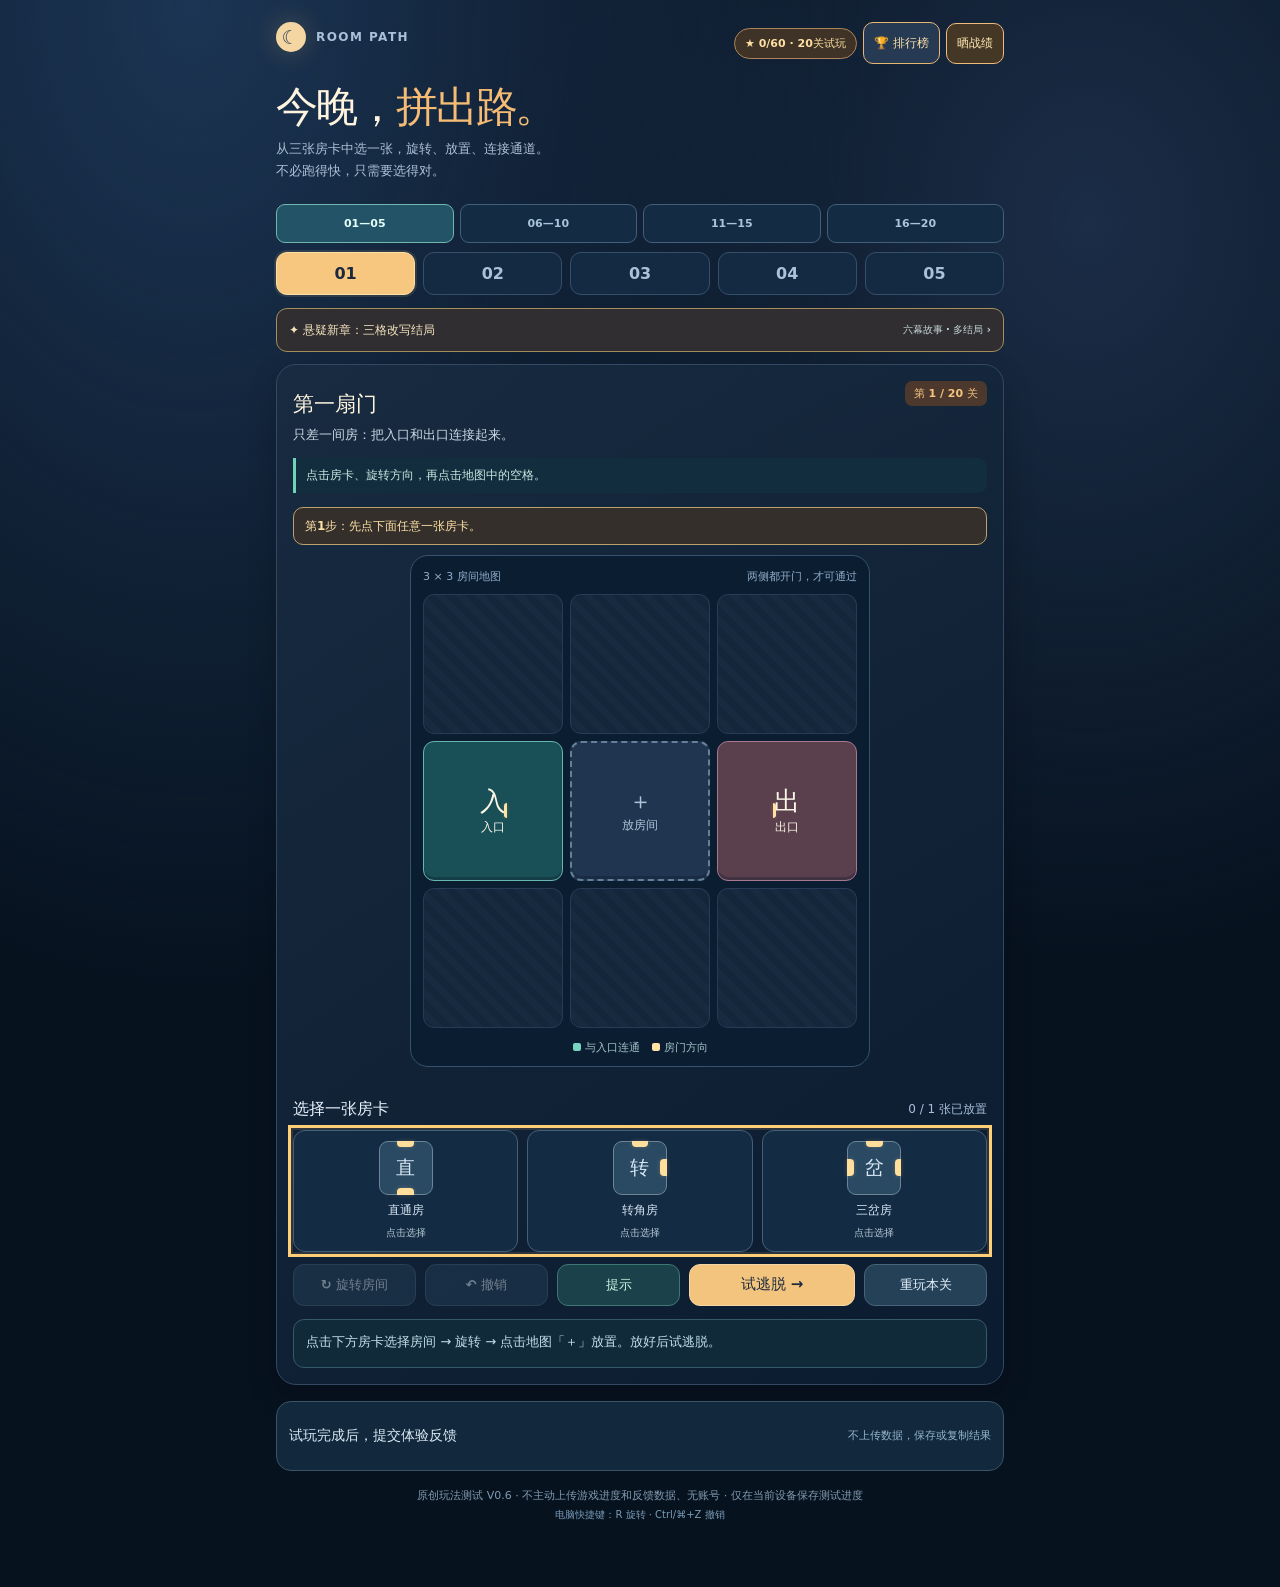
<file: index.html>
<!doctype html>
<html lang="zh-CN">
<head>
  <meta charset="utf-8"/>
  <meta name="viewport" content="width=device-width,initial-scale=1,viewport-fit=cover"/>
  <meta name="theme-color" content="#07121f"/>
  <meta name="description" content="《今晚拼出路》原创20关连线解谜：三选一房卡、旋转、房门连接、钥匙与机关。"/>
  <title>今晚拼出路｜20关挑战版 G01-C V0.6</title>
  <style>
:root{font-family:system-ui,-apple-system,"PingFang SC","Microsoft YaHei",sans-serif;color:#eaf3ff;background:#07121f;font-synthesis:none}
*{box-sizing:border-box}html{min-height:100%;background:#07121f}body{margin:0;min-height:100vh;background:radial-gradient(ellipse at 15% 0%,#1c3554 0%,transparent 44%),radial-gradient(ellipse at 85% 14%,#1b2d47 0%,transparent 38%),#07121f}
button{font:inherit;cursor:pointer;-webkit-tap-highlight-color:transparent}button:focus-visible{outline:3px solid #ffe2a0;outline-offset:3px}button:disabled{cursor:default}
.shell{width:min(100%,760px);margin:0 auto;padding:22px 16px 48px}
.top{display:flex;justify-content:space-between;align-items:flex-start;gap:16px;margin-bottom:19px}.brand-mark{display:flex;align-items:center;gap:10px;font-size:12px;letter-spacing:.12em;color:#a9c0d8;font-weight:700}.moon{width:30px;height:30px;display:grid;place-items:center;background:#f4d6a2;border-radius:50%;font-size:19px;box-shadow:0 0 27px #facb783d;color:#37435b}.mode{padding:7px 10px;background:#102a38;border:1px solid #2a5a60;color:#9ce5d3;font-size:11px;border-radius:999px;font-weight:800;white-space:nowrap}
h1{font-size:clamp(28px,6vw,42px);margin:6px 0 7px;letter-spacing:-.05em;line-height:1.15;color:#fff5df}h1 span{color:#f6bc75}.subtitle{color:#adc1d7;line-height:1.7;font-size:13px;margin:0 0 22px}.panel{background:linear-gradient(145deg,rgba(24,43,64,.94),rgba(12,28,48,.98));border:1px solid #314963;border-radius:20px;box-shadow:0 12px 30px #0003;padding:16px}
.levels{display:flex;justify-content:space-between;gap:8px;margin:0 0 18px}.level-btn{flex:1;height:43px;background:#142a42;color:#aac2d9;border:1px solid #345069;border-radius:11px;font-weight:750;display:flex;align-items:center;justify-content:center;gap:5px;transition:.14s}.level-btn.active{background:#f8c77f;border-color:#fbe0a9;color:#192a3e;box-shadow:0 0 0 2px #f8c77f20}.level-btn.done:not(.active){color:#a8e9d7;border-color:#458b83}.tiny-check{font-size:10px}
.level-head{display:flex;align-items:flex-start;justify-content:space-between;gap:10px}.step-tag{color:#f5c580;background:#4c382d;padding:5px 9px;border-radius:7px;font-size:11px;font-weight:800;white-space:nowrap}.level-title{font-size:21px;font-weight:800;margin:9px 0 6px;color:#fff5de}.desc{font-size:13px;line-height:1.65;color:#cad9e7;margin:0}.teaching{border-left:3px solid #70d2b7;background:#122d3e;padding:8px 10px;margin:12px 0 14px;color:#cae8e1;font-size:12px;line-height:1.55;border-radius:0 9px 9px 0}
.board-wrap{background:#0b1e31;border:1px solid #36536d;border-radius:18px;padding:13px 12px 11px;margin:0 auto;max-width:460px}.board-top{display:flex;justify-content:space-between;align-items:center;font-size:11px;color:#91adca;margin-bottom:10px}.board{display:grid;gap:7px;grid-template-columns:repeat(var(--cols),minmax(0,1fr));width:100%;aspect-ratio:var(--cols)/var(--rows)}.cell{position:relative;aspect-ratio:1;min-width:0;min-height:0;padding:0;border-radius:11px;border:1px solid #38526f;background:#223b55;color:#fbf6e6;overflow:hidden;display:flex;align-items:center;justify-content:center;box-shadow:inset 0 -3px #0c1a2c55;transition:background .15s,transform .15s}.cell.blank{background:#203650;border:2px dashed #67809a;color:#afc5d9}.cell.blank:hover,.cell.blank:active{background:#305574}.cell.wall{background:repeating-linear-gradient(45deg,#14263a,#14263a 7px,#162b40 7px,#162b40 14px);border:1px solid #263b55;box-shadow:none;cursor:default}.cell.room{background:#2c4c65}.cell.room.key{background:#614a3f}.cell.room.switch{background:#3e5663}.cell.room.start{background:#194f56;border-color:#66b5ae}.cell.room.exit{background:#5a3f4d;border-color:#a87790}.cell.reachable{background:#2a6466;border-color:#70caba}.cell.route{background:#367f66;border-color:#b3e9a9;box-shadow:0 0 0 2px #9bdfa866 inset}.cell.hintcell{outline:3px solid #f6c779;outline-offset:-3px}.cell-center{z-index:1;position:relative;display:flex;flex-direction:column;align-items:center;justify-content:center;line-height:1.15;gap:4px}.cell-symbol{font-size:clamp(17px,5vw,26px);font-weight:900}.cell-label{font-size:clamp(9px,2.5vw,12px);font-weight:750}.cell.blank .cell-symbol{font-size:23px;font-weight:400}.cell.wall .cell-center{opacity:.2}.door{position:absolute;background:#ffe2a4;border-radius:3px;z-index:2;box-shadow:0 0 4px #f8c87940}.door.n{top:-1px;left:34%;width:32%;height:13%;border-radius:0 0 4px 4px}.door.s{bottom:-1px;left:34%;width:32%;height:13%;border-radius:4px 4px 0 0}.door.e{right:-1px;top:34%;height:32%;width:13%;border-radius:4px 0 0 4px}.door.w{left:-1px;top:34%;height:32%;width:13%;border-radius:0 4px 4px 0}.board-legend{display:flex;flex-wrap:wrap;gap:12px;justify-content:center;color:#a3c3c9;font-size:11px;margin:12px 0 0}.legend-dot{width:8px;height:8px;display:inline-block;border-radius:2px;margin-right:4px}.legend-dot.g{background:#76d4c0}.legend-dot.y{background:#ffe2a4}
.requirements{display:flex;gap:8px;flex-wrap:wrap;margin:14px 0 0}.requirement{background:#153047;border:1px solid #3c5a73;border-radius:999px;padding:6px 11px;font-size:12px;color:#afc7d7}.requirement.met{color:#abf6dc;border-color:#47a78f;background:#12483e}
.deck-title{display:flex;align-items:center;justify-content:space-between;margin:18px 0 10px}.deck-title h2{margin:0;font-size:16px}.counter{font-size:12px;color:#a7bfda}.deck{display:grid;grid-template-columns:repeat(3,minmax(0,1fr));gap:9px}.card{border:1px solid #446078;color:#d8e7f4;background:#132b43;border-radius:12px;min-width:0;min-height:122px;padding:10px 4px 8px;display:flex;flex-direction:column;align-items:center;gap:7px}.card.selected{border-color:#f6cd89;background:#4b413c;box-shadow:0 0 0 2px #f6cd8920}.card-name{font-size:12px;font-weight:800}.card-note{font-size:10px;color:#b9cbd5}.card.selected .card-note{color:#fff1d9}.card-preview{position:relative;width:54px;height:54px;border-radius:9px;background:#2a4a64;border:1px solid #6c8496;display:flex;align-items:center;justify-content:center;font-size:19px;font-weight:850}.card.selected .card-preview{background:#46635a}.card-preview .door{background:#ffdf9b}.empty-deck{padding:25px;text-align:center;border:1px dashed #3b5e73;border-radius:12px;font-size:13px;color:#afc7d7}
.controls{display:flex;gap:9px;flex-wrap:wrap;margin:12px 0 0}.control-btn{min-height:42px;flex:1 1 100px;border-radius:11px;background:#244158;border:1px solid #48647a;color:#e7f3fd;font-weight:700;font-size:13px;padding:9px}.control-btn:disabled{opacity:.45}.control-btn.primary{background:#f3c47e;border-color:#f4d6a6;color:#1f2b3e;flex:2 1 120px;font-size:15px}.control-btn.secondary{background:#1b424b;border-color:#3e7773;color:#caf7e4}
.feedback{border-radius:11px;background:#102a3a;border:1px solid #36586b;color:#c4dfec;padding:12px;min-height:49px;font-size:13px;line-height:1.55;margin-top:13px}.feedback.warn{background:#44332b;border-color:#92664c;color:#ffdbab}.feedback.good{background:#164539;border-color:#398c70;color:#c9f7df}.feedback strong{color:#fff}.next-row{display:flex;gap:9px;margin-top:12px}.next-row button{min-height:44px;flex:1;border-radius:11px;background:#4b856a;border:1px solid #7fc3a0;color:#fff;font-weight:800}
.foot{color:#829bb2;font-size:11px;line-height:1.75;padding:15px 4px;text-align:center}.kbd{font-size:10px;color:#799cb7}
@media(max-width:470px){.shell{padding:18px 12px 36px}.panel{padding:13px}.board-wrap{padding:9px}.board{gap:5px}.cell{border-radius:9px}.levels{gap:6px}.level-btn{height:42px}.card{min-height:116px}.top{margin-bottom:15px}.subtitle{margin-bottom:16px}.control-btn{flex:1 1 80px;font-size:12px}}
@media(prefers-reduced-motion:reduce){*{transition:none!important;animation:none!important}}
.next-row[hidden]{display:none}
/* G01-C V0.6: switch between five-level chapters without expanding the first screen. */
.chapter-tabs{display:grid;grid-template-columns:repeat(4,minmax(0,1fr));gap:6px;margin-bottom:9px}
.chapter-btn{min-height:39px;border:1px solid #425f7b;background:#142b44;color:#a9c5dc;border-radius:9px;padding:5px 3px;font-size:11px;font-weight:800}
.chapter-btn.active{background:#225366;border-color:#70b8ae;color:#e4fffa}
.chapter-btn:focus-visible{outline:2px solid #ffe0a6;outline-offset:2px}
.level-btn.locked{opacity:.48;border-style:dashed;cursor:default}
@media(max-width:360px){.chapter-tabs{gap:4px}.chapter-btn{font-size:10px;padding:5px 1px}}

/* G01-B: first-time instruction, touch targets, and voluntary offline test report. */
.coach{border:1px solid #bba16d;background:#352f2b;color:#ffe2a6;border-radius:10px;padding:9px 11px;font-size:12px;font-weight:750;line-height:1.5;margin:0 0 10px}
.coach[hidden]{display:none}
.coach-target{outline:3px solid #ffcf78;outline-offset:2px;box-shadow:0 0 0 5px rgba(255,207,120,.12)}
.test-panel{margin-top:16px;border:1px solid #38546b;background:#11283d;border-radius:15px;padding:12px;color:#dcecf8}
.test-panel summary{cursor:pointer;font-size:14px;font-weight:780;min-height:44px;display:flex;align-items:center;justify-content:space-between;gap:12px}
.test-panel summary span{font-size:11px;color:#96b7cc;font-weight:400}
.test-body{padding-top:8px;font-size:13px;line-height:1.65}
.test-body p{color:#abc0d3;font-size:12px}
.test-body fieldset{border:1px solid #426079;border-radius:11px;margin:10px 0;padding:10px}
.test-body legend{color:#f6d7a1;font-weight:700}
.test-body fieldset label{display:block;padding:7px 0;min-height:35px;cursor:pointer}
.test-body input[type=radio]{accent-color:#e9b96d;width:17px;height:17px;vertical-align:middle;margin-right:7px}
.test-select-label{font-weight:750;display:block;margin:12px 0 5px}
.test-body select,.test-body textarea{display:block;width:100%;border:1px solid #617789;border-radius:9px;background:#0d2133;color:#eef6ff;padding:10px;font:inherit}
.test-body textarea{resize:vertical}
.test-actions{display:grid;grid-template-columns:1fr 1fr;gap:8px;margin-top:15px}
.test-actions button{min-height:44px;border:1px solid #789a9a;border-radius:10px;background:#174651;color:#f5fbfa;font-weight:700}
.test-message{min-height:18px}
@media(max-width:470px){
  .shell{padding:10px 10px max(22px,env(safe-area-inset-bottom))}
  .top{margin-bottom:6px;align-items:center}.brand-mark{font-size:10px;gap:6px}.moon{width:24px;height:24px;font-size:15px}.mode{padding:5px 7px;font-size:10px}
  h1{font-size:26px;margin:4px 0}.subtitle{display:none}
  .levels{margin-bottom:9px}.level-btn{height:44px;border-radius:9px}
  .panel{border-radius:14px;padding:10px}.level-title{font-size:17px;margin:3px 0}.step-tag{padding:4px 7px;font-size:10px}
  .desc{font-size:11px;line-height:1.3}.teaching{font-size:11px;line-height:1.3;padding:6px 8px;margin:7px 0}
  .coach{padding:5px 8px;font-size:11px;line-height:1.3;margin:0 0 8px}
  .board-wrap{max-width:292px;padding:7px;margin-inline:auto;border-radius:12px}
  .board-top{font-size:10px;margin-bottom:5px}.board{gap:5px}
  .cell{border-radius:8px}.cell-symbol{font-size:19px}.cell-label{font-size:10px}.board-legend{font-size:10px;margin:6px 0 0;gap:10px}
  .requirements{margin-top:8px}.requirement{padding:3px 8px;font-size:10px}
  .deck-title{margin:9px 0 6px}.deck-title h2{font-size:14px}.counter{font-size:10px}
  .deck{gap:6px}.card{min-height:78px;gap:3px;border-radius:9px;padding:5px 2px 4px}
  .card-preview{width:37px;height:37px;font-size:16px;border-radius:6px}.card-name{font-size:11px}.card-note{font-size:9px}
  .controls{display:grid;grid-template-columns:repeat(3,minmax(0,1fr));gap:6px;margin-top:8px}
  .control-btn{min-height:44px;font-size:11px;padding:7px 4px;flex:none;border-radius:9px}
  .control-btn.primary{grid-column:span 2;font-size:13px}.control-btn#retry{grid-column:span 1}
  .feedback{min-height:30px;margin-top:8px;font-size:11px;line-height:1.45;padding:7px 9px}
  .next-row{margin-top:7px}
  .test-panel{margin-top:12px}.foot{margin-top:8px;font-size:10px;padding:8px 4px}
}
@media(max-width:470px) and (max-height:745px){
  .board-wrap{max-width:236px}
  .level-head{gap:5px}.teaching{margin:4px 0}.subtitle{margin-bottom:6px}
  .card{min-height:69px}.card-preview{width:32px;height:32px}.card-note{font-size:8px}
  .cell-symbol{font-size:17px}.cell-label{font-size:9px}.deck-title{margin:6px 0 4px}
}

/* G01-B V0.3: achievement feedback and cosmetic-only unlocks. */
.mode.star-hud{background:#3e3326;border-color:#ad8457;color:#ffe0a4}
.reward-dialog[hidden]{display:none!important}
.reward-dialog{position:fixed;z-index:2000;inset:0;display:grid;place-items:center;padding:16px;background:rgba(4,13,27,.78);backdrop-filter:blur(5px)}
.reward-card{width:min(100%,410px);border:1px solid #eac68a;border-radius:22px;background:linear-gradient(165deg,#283d58,#132539 85%);box-shadow:0 24px 85px rgba(0,0,0,.55);padding:26px 22px 22px;text-align:center;color:#fff5df}
.reward-eyebrow{font-size:12px;font-weight:850;letter-spacing:.16em;color:#f5cc85}
.reward-card h2{margin:9px 0 4px;font-size:27px}
.reward-stars{font-size:43px;letter-spacing:.05em;color:#ffd47e;margin:5px 0 12px;min-height:55px;white-space:nowrap}
.reward-stars span{display:inline-block;animation:reward-pop .55s both;animation-delay:calc(var(--n) * .12s)}
.reward-stars span.empty{color:#6b7685}
.reward-total{font-weight:800;font-size:17px;margin:8px 0}
.reward-detail{font-size:12px;line-height:1.65;color:#c9dbea;margin:3px 0 12px}
.reward-unlock{background:#254e4d;border:1px solid #64bca5;border-radius:11px;padding:9px;margin:12px 0;color:#c9ffe9;font-weight:800;font-size:13px;line-height:1.5}
.reward-actions{display:grid;grid-template-columns:1fr 1fr;gap:9px;margin-top:18px}
.reward-actions button{min-height:48px;font-weight:850;font-size:13px;border-radius:11px;border:1px solid #648497;background:#1b3b50;color:#e3f3ff}
.reward-actions button.primary{background:#f4ca86;color:#253045;border-color:#ffe3ac}
.shell.theme-warm .board-wrap{box-shadow:0 0 23px rgba(250,183,101,.22);border-color:#ad895d}
.shell.theme-warm .cell.room:not(.start):not(.exit){box-shadow:inset 0 -3px rgba(75,43,15,.35),0 0 8px rgba(239,174,83,.18)}
.shell.theme-starlight .board-wrap{box-shadow:0 0 30px rgba(133,159,255,.4);border-color:#9bb0f4}
.shell.theme-starlight .cell.route{background:#51808d;border-color:#b8f4fe;box-shadow:0 0 9px rgba(173,229,255,.44)}
@keyframes reward-pop{0%{opacity:0;transform:translateY(14px) scale(.5)}75%{opacity:1;transform:translateY(-3px) scale(1.15)}100%{transform:translateY(0) scale(1);opacity:1}}
@media(max-width:470px){.reward-card{padding:22px 15px 17px}.reward-stars{font-size:38px}.reward-card h2{font-size:25px}.mode.star-hud{font-size:10px}}
/* G01-D: one lightweight entry link only; original game engine and its stored scores are unchanged. */
.story-lab-entry{display:flex;align-items:center;justify-content:space-between;gap:8px;min-height:44px;margin:-5px 0 12px;padding:10px 12px;border:1px solid #a68d5c;border-radius:11px;background:#302e31;color:#f5e4bd;text-decoration:none;font-size:12px;font-weight:850;line-height:1.4}
.story-lab-entry .tiny-note{font-size:10px;color:#c4d5d6;font-weight:600}
@media(max-width:470px){.story-lab-entry{padding:8px 9px;margin:0 0 9px;font-size:11px}.story-lab-entry .tiny-note{font-size:9px}}
</style>
</head>
<body>
  <main class="shell">
    <header class="top">
      <div class="brand-mark"><div class="moon" aria-hidden="true">☾</div><span>ROOM PATH</span></div>
      <span class="mode star-hud" id="starHud" aria-label="累计过关星星">★ 0/60 · 20关试玩</span>
    </header>
    <h1>今晚，<span>拼出路。</span></h1>
    <p class="subtitle">从三张房卡中选一张，旋转、放置、连接通道。<br>不必跑得快，只需要选得对。</p>
    <nav id="chapters" class="chapter-tabs" aria-label="选择挑战章节"></nav>
    <nav id="levels" class="levels" aria-label="选择关卡"></nav>
    <a class="story-lab-entry" href="./ye-lou-act2-puzzle-v092.html?v=0.9.2" aria-label="进入夜楼档案第一章六幕悬疑剧情"><span>✦ 悬疑新章：三格改写结局</span><span class="tiny-note">六幕故事 · 多结局 ›</span></a>
    <section class="panel" aria-label="游戏关卡">
      <div class="level-head"><div><div id="levelTitle" class="level-title">第一扇门</div><p id="levelDesc" class="desc"></p></div><span class="step-tag" id="guide">第 1 / 20 关</span></div>
      <div id="teaching" class="teaching"></div>
      <div id="coach" class="coach" role="status" aria-live="polite"></div>
      <div class="board-wrap">
        <div class="board-top"><span id="boardMeta"></span><span>两侧都开门，才可通过</span></div>
        <div class="board" id="board" aria-label="拼房间地图"></div>
        <div class="board-legend"><span><i class="legend-dot g"></i>与入口连通</span><span><i class="legend-dot y"></i>房门方向</span></div>
      </div>
      <div id="requirements" class="requirements" aria-label="关卡门禁条件"></div>
      <div class="deck-title"><h2>选择一张房卡</h2><span id="deckCount" class="counter"></span></div>
      <div id="deck" class="deck"></div>
      <div class="controls">
        <button id="rotate" class="control-btn" type="button">↻ 旋转房间</button>
        <button id="undo" class="control-btn" type="button">↶ 撤销</button>
        <button id="hint" class="control-btn secondary" type="button">提示</button>
        <button id="check" class="control-btn primary" type="button">试逃脱 →</button>
        <button id="retry" class="control-btn" type="button">重玩本关</button>
      </div>
      <div id="feedback" class="feedback" role="status" aria-live="polite"></div>
      <div id="nextWrap" class="next-row" hidden><button id="nextBtn" type="button">继续下一关 →</button></div>
    </section>
    <details id="testPanel" class="test-panel">
      <summary>试玩完成后，提交体验反馈 <span>不上传数据，保存或复制结果</span></summary>
      <div class="test-body">
        <p>不收集姓名、手机号或设备识别码。以下回答只保存在当前页面，点击按钮后由你自行发送给测试组织者。</p>
        <fieldset><legend>刚开始30秒，你理解怎么玩了吗？</legend>
          <label><input type="radio" name="understood" value="yes"> 理解了</label>
          <label><input type="radio" name="understood" value="partial"> 有点不清楚</label>
          <label><input type="radio" name="understood" value="no"> 没理解</label>
        </fieldset>
        <fieldset><legend>体验新关卡后，还想继续挑战吗？</legend>
          <label><input type="radio" name="continue" value="yes"> 想</label>
          <label><input type="radio" name="continue" value="maybe"> 看情况</label>
          <label><input type="radio" name="continue" value="no"> 不想</label>
        </fieldset>
        <label class="test-select-label" for="obstacle">最影响体验的地方</label>
        <select id="obstacle">
          <option value="none">没有明显问题</option>
          <option value="rules">看不懂房门规则</option>
          <option value="selection">选择房卡不直观</option>
          <option value="rotate">旋转方向不清楚</option>
          <option value="scroll">地图与操作区需要来回滚动</option>
          <option value="difficulty">关卡太难或太简单</option>
          <option value="other">其他</option>
        </select>
        <label class="test-select-label" for="feedbackText">其他建议（选填，不填个人信息）</label>
        <textarea id="feedbackText" maxlength="250" rows="2" placeholder="哪一关卡住了？为什么？"></textarea>
        <div class="test-actions">
          <button type="button" id="downloadReport">保存体验报告</button>
          <button type="button" id="copyReport">复制体验反馈</button>
        </div>
        <p class="test-message" id="testMessage" role="status"></p>
      </div>
    </details>
    <footer class="foot">原创玩法测试 V0.6 · 不主动上传游戏进度和反馈数据、无账号 · 仅在当前设备保存测试进度<br><span class="kbd">电脑快捷键：R 旋转 · Ctrl/⌘+Z 撤销</span></footer>
  </main>
  <div id="rewardDialog" class="reward-dialog" role="dialog" aria-modal="true" aria-labelledby="rewardTitle" hidden>
    <section class="reward-card">
      <div class="reward-eyebrow">★ ROOM CLEARED ★</div>
      <h2 id="rewardTitle">成功逃出！</h2>
      <div id="rewardStars" class="reward-stars" aria-label="本关星级"></div>
      <p id="rewardTotal" class="reward-total"></p>
      <p id="rewardDetail" class="reward-detail"></p>
      <p id="rewardUnlock" class="reward-unlock" hidden></p>
      <div class="reward-actions">
        <button id="rewardStay" type="button">查看本关路线</button>
        <button id="rewardContinue" class="primary" type="button">继续下一关 →</button>
      </div>
    </section>
  </div>
  <script>
/* G01-A: original standalone game engine, no third-party code. */
(function (root, factory) {
  const api = factory();
  if (typeof module === 'object' && module.exports) module.exports = api;
  root.G01Core = api;
})(typeof globalThis !== 'undefined' ? globalThis : this, function () {
  'use strict';
  const N = 1, E = 2, S = 4, W = 8;
  const DIRS = [
    { dr: -1, dc: 0, bit: N, opposite: S, label: '北' },
    { dr: 0, dc: 1, bit: E, opposite: W, label: '东' },
    { dr: 1, dc: 0, bit: S, opposite: N, label: '南' },
    { dr: 0, dc: -1, bit: W, opposite: E, label: '西' }
  ];
  const ROOMS = Object.freeze({
    straight: { label: '直通房', doors: N | S, icon: '通' },
    corner: { label: '转角房', doors: N | E, icon: '转' },
    tee: { label: '三岔房', doors: N | E | W, icon: '岔' },
    cross: { label: '四通房', doors: N | E | S | W, icon: '十' },
    key: { label: '钥匙房', doors: N | S, icon: '钥' },
    switch: { label: '开关房', doors: N | S, icon: '机' }
  });
  const definitions = [
    {
      id: 'G01-01', name: '第一扇门', description: '只差一间房：把入口和出口连接起来。',
      teaching: '点击房卡、旋转方向，再点击地图中的空格。', rows: 3, cols: 3,
      start: 3, exit: 5, startDoors: E, exitDoors: W, slots: [4], budget: 1,
      offers: [['straight', 'corner', 'tee']], required: [], fixed: {}
    },
    {
      id: 'G01-02', name: '两个拐角', description: '房间可旋转；需要让门两两对接。',
      teaching: '上、右、下、左的房门只有与邻居对齐才能通行。', rows: 3, cols: 3,
      start: 6, exit: 1, startDoors: N, exitDoors: S, slots: [3, 4], budget: 2,
      offers: [['corner', 'straight', 'tee'], ['straight', 'corner', 'cross']], required: [], fixed: {}
    },
    {
      id: 'G01-03', name: '锁住的出口', description: '先路过钥匙房，才能开启出口。',
      teaching: '本关有钥匙条件：路线经过钥匙房才会获得钥匙。', rows: 3, cols: 3,
      start: 6, exit: 5, startDoors: E, exitDoors: S, slots: [7, 8], budget: 2,
      offers: [['key', 'corner', 'straight'], ['straight', 'corner', 'tee']], required: ['key'], fixed: {}
    },
    {
      id: 'G01-04', name: '先打开机关', description: '开关房已经在地图上；经过它才能打开出口。',
      teaching: '房间相邻不代表连通，注意门口方向。', rows: 3, cols: 3,
      start: 6, exit: 2, startDoors: E, exitDoors: S, slots: [8, 5], budget: 2,
      offers: [['corner', 'straight', 'tee'], ['straight', 'corner', 'cross']],
      required: ['switch'], fixed: { 7: { kind: 'switch', doors: E | W } }
    },
    {
      id: 'G01-05', name: '双重门禁', description: '三张房卡、两道条件：带上钥匙并启动机关。',
      teaching: '三选一有取舍；放错了可以撤销，不必重来。', rows: 4, cols: 4,
      start: 12, exit: 7, startDoors: E, exitDoors: W, slots: [13, 14, 6], budget: 3,
      offers: [['key', 'straight', 'tee'], ['corner', 'straight', 'tee'], ['corner', 'cross', 'straight']],
      required: ['key', 'switch'], fixed: { 10: { kind: 'switch', doors: N | S } }
    },
    {"id":"G01-06","name":"长廊里的岔口","description":"看清哪些空位必须连接；多余房间可能诱导你走错。","teaching":"先看出入口，再决定房间应该放在哪个空位。","rows":4,"cols":4,"start":12,"exit":15,"startDoors":2,"exitDoors":8,"slots":[13,14,9],"budget":2,"offers":[["straight","corner","cross"],["tee","straight","key"]],"required":[],"fixed":{}},
    {"id":"G01-07","name":"楼梯拐弯","description":"转角与直通组合，两种房门方向不要混淆。","teaching":"有一间房已经固定，先找出缺失的两段路线。","rows":4,"cols":4,"start":0,"exit":7,"startDoors":4,"exitDoors":8,"slots":[4,6,9],"budget":2,"offers":[["tee","corner","key"],["cross","switch","straight"]],"required":[],"fixed":{"5":{"kind":"straight","doors":10}}},
    {"id":"G01-08","name":"沿墙绕行","description":"需要先绕开一段墙，再向出口折回。","teaching":"直通房转90度仍是直通，转角房会改变连接方向。","rows":4,"cols":4,"start":3,"exit":15,"startDoors":8,"exitDoors":8,"slots":[2,6,14,11],"budget":3,"offers":[["cross","switch","corner"],["straight","key","corner"],["switch","corner","tee"]],"required":[],"fixed":{"10":{"kind":"straight","doors":5}}},
    {"id":"G01-09","name":"回旋走廊","description":"路线两次转弯；注意选择位置与方向。","teaching":"先找固定的通道，再补齐能连到入口的房间。","rows":4,"cols":4,"start":12,"exit":2,"startDoors":1,"exitDoors":4,"slots":[9,10,6,13],"budget":3,"offers":[["straight","key","corner"],["switch","corner","tee"],["corner","cross","straight"]],"required":[],"fixed":{"8":{"kind":"corner","doors":6}}},
    {"id":"G01-10","name":"看得见的钥匙","description":"钥匙房已经固定在楼里，但必须走到它才算拿到。","teaching":"不要只看出口是否连通，要让通路经过钥匙房。","rows":4,"cols":4,"start":12,"exit":7,"startDoors":2,"exitDoors":8,"slots":[13,14,6,11],"budget":3,"offers":[["corner","straight","cross"],["tee","switch","corner"],["corner","cross","straight"]],"required":["key"],"fixed":{"10":{"kind":"key","doors":5}}},
    {"id":"G01-11","name":"先把钥匙放对","description":"这次钥匙房在候选卡里，放对方向才能拿到钥匙。","teaching":"钥匙房也是直通型房间，旋转后可连东西两侧。","rows":4,"cols":4,"start":4,"exit":7,"startDoors":2,"exitDoors":8,"slots":[5,6,1],"budget":2,"offers":[["straight","tee","key"],["straight","cross","corner"]],"required":["key"],"fixed":{}},
    {"id":"G01-12","name":"激活备用电源","description":"出口需要先经过地图上的固定开关房。","teaching":"开关房必须接入真实路线；隔着墙不能触发。","rows":4,"cols":4,"start":0,"exit":11,"startDoors":4,"exitDoors":8,"slots":[4,9,10,5],"budget":3,"offers":[["straight","cross","corner"],["key","straight","tee"],["corner","cross","straight"]],"required":["switch"],"fixed":{"8":{"kind":"switch","doors":3}}},
    {"id":"G01-13","name":"开关自己放","description":"开关卡这回由你放，选择正确的路段才能激活。","teaching":"开关与钥匙一样，必须让路线真正经过它。","rows":4,"cols":4,"start":12,"exit":7,"startDoors":1,"exitDoors":8,"slots":[8,5,6,9],"budget":3,"offers":[["tee","switch","key"],["corner","cross","straight"],["straight","tee","key"]],"required":["switch"],"fixed":{"4":{"kind":"corner","doors":6}}},
    {"id":"G01-14","name":"钥匙和开关","description":"两项条件都满足后才能离开。","teaching":"关键房卡需依次选对，并接入连续路线。","rows":4,"cols":4,"start":12,"exit":7,"startDoors":2,"exitDoors":8,"slots":[13,14,10,9],"budget":3,"offers":[["straight","tee","key"],["corner","straight","cross"],["tee","switch","straight"]],"required":["key","switch"],"fixed":{"6":{"kind":"corner","doors":6}}},
    {"id":"G01-15","name":"绕远才有出口","description":"先触发开关、拿到钥匙，才允许到终点。","teaching":"不必贪图最短路径，先找出必须经过的关键房间。","rows":4,"cols":4,"start":0,"exit":15,"startDoors":4,"exitDoors":1,"slots":[4,8,9,5],"budget":3,"offers":[["switch","corner","cross"],["tee","corner","straight"],["cross","corner","key"]],"required":["key","switch"],"fixed":{"10":{"kind":"straight","doors":10},"11":{"kind":"corner","doors":12}}},
    {"id":"G01-16","name":"逆向调查","description":"先倒推出口需要哪些门，路径自然会清晰。","teaching":"从出口方向倒推，减少盲目尝试房卡。","rows":4,"cols":4,"start":3,"exit":12,"startDoors":8,"exitDoors":2,"slots":[2,6,10,9,14],"budget":4,"offers":[["tee","corner","straight"],["cross","corner","key"],["corner","straight","cross"],["tee","corner","straight"]],"required":["key","switch"],"fixed":{"13":{"kind":"switch","doors":9}}},
    {"id":"G01-17","name":"星夜长廊","description":"长通道和双机关交错，错位会让整条路线断开。","teaching":"注意每轮只有一张房卡可选，但可以把它放在不同空位。","rows":4,"cols":4,"start":12,"exit":15,"startDoors":1,"exitDoors":8,"slots":[8,5,10,14,9],"budget":4,"offers":[["cross","corner","key"],["straight","corner","cross"],["corner","switch","cross"],["cross","tee","corner"]],"required":["key","switch"],"fixed":{"4":{"kind":"corner","doors":6},"6":{"kind":"corner","doors":12}}},
    {"id":"G01-18","name":"机房深处","description":"出口靠近右下角，双条件都要沿路收集。","teaching":"三选一只是房卡选择，放置位置更重要。","rows":4,"cols":4,"start":0,"exit":15,"startDoors":2,"exitDoors":1,"slots":[1,2,6,10,7],"budget":4,"offers":[["key","straight","tee"],["tee","corner","straight"],["tee","straight","switch"],["corner","straight","cross"]],"required":["key","switch"],"fixed":{"11":{"kind":"corner","doors":12}}},
    {"id":"G01-19","name":"折返之夜","description":"绕过楼梯间，获得钥匙并触发机关。","teaching":"有些固定房间是必经点，先确认它们与旁边门能否对接。","rows":4,"cols":4,"start":3,"exit":0,"startDoors":4,"exitDoors":2,"slots":[7,11,10,9,6],"budget":4,"offers":[["tee","straight","corner"],["cross","tee","corner"],["straight","corner","cross"],["tee","corner","straight"]],"required":["key","switch"],"fixed":{"5":{"kind":"key","doors":5},"1":{"kind":"switch","doors":12}}},
    {"id":"G01-20","name":"最后的星门","description":"四次放置同时满足钥匙与开关两项条件，抵达最终出口。","teaching":"先确定钥匙与机关各在哪里，再安排其余转角。","rows":4,"cols":4,"start":12,"exit":3,"startDoors":2,"exitDoors":8,"slots":[13,9,6,2,10],"budget":4,"offers":[["cross","tee","corner"],["key","cross","corner"],["tee","corner","straight"],["cross","tee","corner"]],"required":["key","switch"],"fixed":{"5":{"kind":"switch","doors":6}}}
  ];

  function rotate(mask, times) {
    let m = mask;
    for (let i = 0; i < ((times % 4) + 4) % 4; i++) {
      m = ((m << 1) & 15) | ((m & 8) >> 3);
    }
    return m;
  }
  function roomAt(level, placements, index) {
    if (index === level.start) return { kind: 'start', doors: level.startDoors, fixed: true };
    if (index === level.exit) return { kind: 'exit', doors: level.exitDoors, fixed: true };
    if (Object.prototype.hasOwnProperty.call(level.fixed, index)) return { ...level.fixed[index], fixed: true };
    const placed = placements.find(p => p.index === index);
    return placed ? { ...placed, fixed: false } : null;
  }
  function create(levelIndex) {
    const level = definitions[levelIndex];
    if (!level) throw new Error('找不到关卡');
    return { levelIndex, placements: [], turn: 0, history: [] };
  }
  function place(state, cardIndex, cellIndex, rotation) {
    const level = definitions[state.levelIndex];
    if (state.turn >= level.budget) throw new Error('本关房卡已用完，请尝试撤销');
    if (!level.slots.includes(cellIndex)) throw new Error('这里不能放置房间');
    if (roomAt(level, state.placements, cellIndex)) throw new Error('这个格子已经有房间');
    const kind = level.offers[state.turn][cardIndex];
    if (!kind || !ROOMS[kind]) throw new Error('请选择一张可用的房卡');
    const p = { kind, doors: rotate(ROOMS[kind].doors, rotation), index: cellIndex, rotation: rotation % 4 };
    return {
      ...state,
      placements: [...state.placements, p],
      turn: state.turn + 1,
      history: [...state.history, { placements: state.placements.slice(), turn: state.turn }]
    };
  }
  function undo(state) {
    if (!state.history.length) return state;
    const prev = state.history[state.history.length - 1];
    return { ...state, placements: prev.placements.slice(), turn: prev.turn, history: state.history.slice(0, -1) };
  }
  function neighbor(level, index, direction) {
    const row = Math.floor(index / level.cols), col = index % level.cols;
    const rr = row + direction.dr, cc = col + direction.dc;
    return rr >= 0 && rr < level.rows && cc >= 0 && cc < level.cols ? rr * level.cols + cc : -1;
  }
  function connectedNeighbors(level, placements, index) {
    const room = roomAt(level, placements, index);
    if (!room) return [];
    const result = [];
    for (const dir of DIRS) {
      if (!(room.doors & dir.bit)) continue;
      const next = neighbor(level, index, dir);
      if (next === -1) continue;
      const other = roomAt(level, placements, next);
      if (other && (other.doors & dir.opposite)) result.push(next);
    }
    return result;
  }
  function flood(level, placements) {
    const seen = new Set([level.start]), queue = [level.start];
    for (let i = 0; i < queue.length; i++) {
      for (const next of connectedNeighbors(level, placements, queue[i])) {
        if (!seen.has(next)) { seen.add(next); queue.push(next); }
      }
    }
    return seen;
  }
  function check(state) {
    const level = definitions[state.levelIndex];
    const reachable = flood(level, state.placements);
    const needs = level.required.reduce((mask, kind) => mask | (kind === 'key' ? 1 : 2), 0);
    const queue = [{ cell: level.start, flags: 0, path: [level.start] }];
    const visited = new Set([`${level.start}:0`]);
    let bestFlags = 0;
    for (let i = 0; i < queue.length; i++) {
      const current = queue[i];
      bestFlags |= current.flags;
      if (current.cell === level.exit && (current.flags & needs) === needs) {
        return { win: true, reachable: [...reachable], path: current.path, key: Boolean(current.flags & 1), switchOn: Boolean(current.flags & 2), cause: '全部条件满足，逃出成功！' };
      }
      for (const next of connectedNeighbors(level, state.placements, current.cell)) {
        const room = roomAt(level, state.placements, next);
        const flags = current.flags | (room.kind === 'key' ? 1 : 0) | (room.kind === 'switch' ? 2 : 0);
        const sig = `${next}:${flags}`;
        if (!visited.has(sig)) {
          visited.add(sig);
          queue.push({ cell: next, flags, path: [...current.path, next] });
        }
      }
    }
    if (!reachable.has(level.exit)) {
      return { win: false, reachable: [...reachable], key: !!(bestFlags & 1), switchOn: !!(bestFlags & 2), cause: '出口还没有连通，检查房门方向与缺失的房间。' };
    }
    const missing = [];
    if ((needs & 1) && !(bestFlags & 1)) missing.push('钥匙');
    if ((needs & 2) && !(bestFlags & 2)) missing.push('机关');
    return { win: false, reachable: [...reachable], key: !!(bestFlags & 1), switchOn: !!(bestFlags & 2), cause: `虽然连到了出口，但还缺少：${missing.join('、')}。` };
  }
  function solutions(state, cap = 1) {
    const level = definitions[state.levelIndex];
    const found = [];
    let visitedStates = 0;
    const seen = new Set();
    function dfs(placements, turn, moves) {
      if (found.length >= cap) return;
      const cur = { levelIndex: state.levelIndex, placements, turn, history: [] };
      if (check(cur).win) { found.push(moves); return; }
      if (turn >= level.budget) return;
      const key = `${turn}:${placements.map(p => `${p.index}-${p.kind}-${p.doors}`).sort().join(';')}`;
      if (seen.has(key)) return;
      seen.add(key); visitedStates++;
      if (visitedStates > 60000) return;
      for (const cell of level.slots) {
        if (roomAt(level, placements, cell)) continue;
        for (let c = 0; c < level.offers[turn].length; c++) {
          const kind = level.offers[turn][c];
          const distinct = new Set();
          for (let rot = 0; rot < 4; rot++) {
            const doors = rotate(ROOMS[kind].doors, rot);
            if (distinct.has(doors)) continue;
            distinct.add(doors);
            const next = { kind, doors, index: cell, rotation: rot };
            dfs([...placements, next], turn + 1, [...moves, { kind, cardIndex: c, cellIndex: cell, rotation: rot }]);
            if (found.length >= cap) return;
          }
        }
      }
    }
    dfs(state.placements, state.turn, []);
    return found;
  }
  function validateLevel(levelIndex) {
    const level = definitions[levelIndex];
    const allowed = new Set([level.start, level.exit, ...level.slots, ...Object.keys(level.fixed).map(Number)]);
    if (allowed.size !== level.slots.length + 2 + Object.keys(level.fixed).length) throw new Error('房间位置发生重叠');
    if (Math.max(...allowed) >= level.rows * level.cols || Math.min(...allowed) < 0) throw new Error('房间位置出界');
    if (level.offers.length !== level.budget) throw new Error('卡牌轮次与步数不匹配');
    const solutionsFound = solutions(create(levelIndex), 1);
    if (solutionsFound.length === 0) throw new Error(`关卡${level.id}无解`);
    const witness = solutionsFound[0];
    let state = create(levelIndex);
    for (const move of witness) state = place(state, move.cardIndex, move.cellIndex, move.rotation);
    if (!check(state).win) throw new Error('求解回放与判定不一致');
    return { id: level.id, solved: true, witness };
  }
  return { N, E, S, W, DIRS, ROOMS, levels: definitions, rotate, roomAt, neighbor, connectedNeighbors, flood, create, place, undo, check, solutions, validateLevel };
});

</script>
  <script>
/* G01-B mobile trial: no network calls; progress and voluntary tester report remain local. */
(function () {
  'use strict';
  const core = window.G01Core;
  const $ = (s) => document.querySelector(s);
  const els = {
    levels: $('#levels'), chapters: $('#chapters'), title: $('#levelTitle'), desc: $('#levelDesc'), teaching: $('#teaching'),
    board: $('#board'), boardMeta: $('#boardMeta'), deck: $('#deck'), deckCount: $('#deckCount'),
    needs: $('#requirements'), status: $('#feedback'), rotate: $('#rotate'), undo: $('#undo'),
    retry: $('#retry'), hint: $('#hint'), check: $('#check'), next: $('#nextWrap'), nextBtn: $('#nextBtn'),
    guide: $('#guide'), coach: $('#coach'), stars: $('#starHud'),
    rewardDialog: $('#rewardDialog'), rewardTitle: $('#rewardTitle'), rewardStars: $('#rewardStars'),
    rewardTotal: $('#rewardTotal'), rewardDetail: $('#rewardDetail'), rewardUnlock: $('#rewardUnlock'),
    rewardStay: $('#rewardStay'), rewardContinue: $('#rewardContinue'),
    copyReport: $('#copyReport'), downloadReport: $('#downloadReport'),
    testMessage: $('#testMessage'), obstacle: $('#obstacle'), feedbackText: $('#feedbackText')
  };
  const SAVE_KEY = 'g01-a.roompath.prototype.v0.1'; // preserve G01-A progress on same origin
  const TEST_KEY = 'g01-b.local-trial.v0.2';
  const REWARD_KEY = 'g01-b.reward.v0.3';
  let completed = [];
  let state = core.create(0);
  let chosen = 0;
  let rotation = 0;
  let hintCell = null;
  let winningPath = [];
  let won = false;
  let lastMessage = '';
  let lastKind = '';
  let cardTouched = false;
  let usedHintThisLevel = false;
  let failedChecksThisLevel = 0;
  let rewards = { schema: 1, best: core.levels.map(() => 0) };
  let visibleChapter = 0;
  function newMetrics() {
    return { schema: 1, openedAt: new Date().toISOString(), visitDates: [], firstPlacementSeconds: null,
      firstWinSeconds: null, actions: {}, levelWins: [], completedAt: null };
  }
  function loadMetrics() {
    try {
      const stored = JSON.parse(localStorage.getItem(TEST_KEY) || 'null');
      if (stored && stored.schema === 1 && stored.actions && Array.isArray(stored.levelWins)) return stored;
    } catch (e) { /* storage may be disabled */ }
    return newMetrics();
  }
  let metrics = loadMetrics();
  const localDay = () => {
    const d = new Date();
    return `${d.getFullYear()}-${String(d.getMonth()+1).padStart(2,'0')}-${String(d.getDate()).padStart(2,'0')}`;
  };
  if (!Array.isArray(metrics.visitDates)) metrics.visitDates = [];
  if (!metrics.visitDates.includes(localDay())) metrics.visitDates.push(localDay());
  function persistMetrics() {
    try { localStorage.setItem(TEST_KEY, JSON.stringify(metrics)); } catch (e) { /* local only */ }
  }
  persistMetrics();
  function track(action) {
    metrics.actions[action] = (metrics.actions[action] || 0) + 1;
    persistMetrics();
  }
  function firstElapsed() { return Math.max(0, Math.round((Date.now() - Date.parse(metrics.openedAt)) / 1000)); }
  function renderCoach() {
    els.deck.classList.remove('coach-target');
    els.rotate.classList.remove('coach-target');
    els.board.classList.remove('coach-target');
    els.check.classList.remove('coach-target');
    if (state.levelIndex !== 0) { els.coach.hidden = true; return; }
    els.coach.hidden = false;
    const level = core.levels[state.levelIndex];
    if (won) { els.coach.textContent = '✓ 第一关完成！点“继续下一关”体验新规则。'; return; }
    if (state.turn > 0) {
      els.coach.textContent = '第4步：点“试逃脱”，检查有没有连接成功。';
      els.check.classList.add('coach-target'); return;
    }
    if (!cardTouched) {
      els.coach.textContent = '第1步：先点下面任意一张房卡。';
      els.deck.classList.add('coach-target'); return;
    }
    const kind = level.offers[0][chosen];
    const base = core.ROOMS[kind].doors;
    const canConnect = ((core.rotate(base, rotation) & (core.E | core.W)) === (core.E | core.W));
    const canEverConnect = [0,1,2,3].some(n => ((core.rotate(base,n) & (core.E|core.W)) === (core.E|core.W)));
    if (!canEverConnect) {
      els.coach.textContent = '这张房卡无法同时连接左右两个门。试着改选直通房或三岔房。';
      els.deck.classList.add('coach-target'); return;
    }
    if (!canConnect) {
      els.coach.textContent = '第2步：点“旋转房间”，让黄色门口指向左右。';
      els.rotate.classList.add('coach-target'); return;
    }
    els.coach.textContent = '第3步：方向正确！现在点地图中间的“＋”放置房间。';
    els.board.classList.add('coach-target');
  }


  function safeLoad() {
    try {
      const obj = JSON.parse(localStorage.getItem(SAVE_KEY) || '{}');
      completed = Array.isArray(obj.completed) ? obj.completed.filter(x => Number.isInteger(x) && x >= 0 && x < core.levels.length) : [];
      usedHintThisLevel = obj.usedHint === true;
      failedChecksThisLevel = Number.isInteger(obj.failedChecks) && obj.failedChecks >= 0 ? obj.failedChecks : 0;
      if (!Number.isInteger(obj.levelIndex) || obj.levelIndex < 0 || obj.levelIndex >= core.levels.length) return;
      let reconstructed = core.create(obj.levelIndex);
      if (Array.isArray(obj.moves)) {
        for (const move of obj.moves) {
          if (!move || !Number.isInteger(move.cardIndex) || !Number.isInteger(move.cellIndex) || !Number.isInteger(move.rotation)) return;
          reconstructed = core.place(reconstructed, move.cardIndex, move.cellIndex, move.rotation);
        }
      }
      state = reconstructed;
    } catch (err) {
      state = core.create(0);
    }
  }
  function persist() {
    try {
      const level = core.levels[state.levelIndex];
      localStorage.setItem(SAVE_KEY, JSON.stringify({
        version: 1,
        completed,
        levelIndex: state.levelIndex,
        usedHint: usedHintThisLevel,
        failedChecks: failedChecksThisLevel,
        moves: state.placements.map((p, turn) => ({
          cardIndex: level.offers[turn].indexOf(p.kind), cellIndex: p.index, rotation: p.rotation
        }))
      }));
    } catch (err) { /* Private browsing may disable persistent storage; gameplay still works. */ }
  }
  function explain(message, type = '') {
    lastMessage = message;
    lastKind = type;
    els.status.textContent = message;
    els.status.className = `feedback ${type}`;
  }
  function smallRoom(kind, doors, mini = false) {
    const el = document.createElement('div');
    el.className = mini ? 'card-preview' : 'cell-center';
    const glyph = document.createElement('span');
    glyph.className = mini ? '' : 'cell-symbol';
    glyph.textContent = ({start:'入',exit:'出',key:'钥',switch:'机',straight:'直',corner:'转',tee:'岔',cross:'十'})[kind] || '';
    el.appendChild(glyph);
    if (!mini) {
      const label = document.createElement('span');
      label.className = 'cell-label';
      label.textContent = ({start:'入口',exit:'出口',key:'钥匙',switch:'机关',straight:'直通',corner:'转角',tee:'三岔',cross:'四通'})[kind] || '';
      el.appendChild(label);
    }
    for (const {bit, label} of core.DIRS) {
      if (!(doors & bit)) continue;
      const door = document.createElement('span');
      door.className = `door ${({北:'n',东:'e',南:'s',西:'w'})[label]}`;
      el.appendChild(door);
    }
    return el;
  }
  // Best-of-level stars prevent farming by replay and preserve previous V0.2 clears.
  function readRewards() {
    let stored = null;
    try { stored = JSON.parse(localStorage.getItem(REWARD_KEY) || 'null'); } catch (e) { /* unavailable */ }
    const oldBest = (stored && stored.schema === 1 && Array.isArray(stored.best)) ? stored.best : [];
    rewards = { schema: 1, best: core.levels.map((_, i) => {
      const v = oldBest[i];
      return Number.isInteger(v) && v >= 0 && v <= 3 ? Math.max(v, completed.includes(i) ? 1 : 0) : (completed.includes(i) ? 1 : 0);
    }) };
    for (let i = 0; i < rewards.best.length; i++) {
      if (rewards.best[i] && !completed.includes(i)) completed.push(i);
    }
    completed.sort((a,b) => a - b);
    storeRewards();
  }
  function storeRewards() {
    try { localStorage.setItem(REWARD_KEY, JSON.stringify(rewards)); } catch (e) { /* session only */ }
  }
  function totalStars() { return rewards.best.reduce((a, b) => a + b, 0); }
  function themeTier(points) { return points >= 10 ? 2 : (points >= 5 ? 1 : 0); }
  function updateRewardHud() {
    const total = totalStars();
    els.stars.textContent = `★ ${total}/${core.levels.length * 3} · ${core.levels.length}关试玩`;
    els.stars.setAttribute('aria-label', `累计获得${total}颗星，最多${core.levels.length * 3}颗`);
    const tier = themeTier(total);
    const shell = $('.shell');
    shell.classList.toggle('theme-warm', tier === 1);
    shell.classList.toggle('theme-starlight', tier === 2);
  }
  function openReward(stars, added, oldTotal, pathLength) {
    const total = totalStars();
    const levelName = core.levels[state.levelIndex].name;
    els.rewardTitle.textContent = `第${state.levelIndex + 1}关 · ${levelName}`;
    els.rewardStars.replaceChildren();
    for (let i = 0; i < 3; i++) {
      const mark = document.createElement('span');
      mark.textContent = i < stars ? '★' : '☆';
      if (i >= stars) mark.className = 'empty';
      mark.style.setProperty('--n', String(i));
      els.rewardStars.appendChild(mark);
    }
    els.rewardStars.setAttribute('aria-label', `本次获得${stars}星，最多3星`);
    els.rewardTotal.textContent = `本次 ${stars}★ · 新增 ${added}★ · 累计 ${total}/${core.levels.length * 3}★`;
    els.rewardDetail.textContent = `路线经过${pathLength}间房。奖励按每关历史最高星级累计：过关1星，不用提示再加1星，且一次成功再加1星。重复通关不重复领取，提升成绩可补领差额。`;
    const oldTier = themeTier(oldTotal), newTier = themeTier(total);
    const unlocked = newTier > oldTier;
    const newBadge = [60,40,20].find(goal => oldTotal < goal && total >= goal);
    els.rewardUnlock.hidden = false;
    if (newBadge) {
      els.rewardUnlock.textContent = newBadge === 60 ? '满星逃脱王称号已解锁！' : newBadge === 40 ? '金星探路徽章已解锁！' : '银星探路徽章已解锁！';
    } else if (unlocked) {
      els.rewardUnlock.textContent = newTier === 2 ? '新装扮解锁：星夜通道！房间已自动切换星光效果。' : '新装扮解锁：暖光房间！地图已自动点亮。';
    } else if (total < 5) {
      els.rewardUnlock.textContent = `再收集${5-total}★，解锁「暖光房间」装扮。`;
    } else if (total < 10) {
      els.rewardUnlock.textContent = `已解锁暖光房间！再收集${10-total}★，解锁「星夜通道」。`;
    } else {
      els.rewardUnlock.textContent = total >= 60 ? '满星逃脱王！20关已全部取得3星。' : total >= 40 ? `金星探路徽章已获得！距离满星还差${60-total}★。` : total >= 20 ? `银星探路徽章已获得！再收集${40-total}★解锁金徽章。` : `星夜通道已解锁！再收集${20-total}★解锁银徽章。`;
    }
    els.rewardContinue.textContent = state.levelIndex === core.levels.length - 1 ? '重温第一关 →' : '继续下一关 →';
    els.rewardDialog.hidden = false;
    els.rewardContinue.focus();
  }
  function closeReward() {
    els.rewardDialog.hidden = true;
    els.nextBtn.focus();
  }
  function chapterUnlocked(index) { return index < 5 || completed.includes(index - 1); }
  function renderChapters() {
    els.chapters.replaceChildren();
    for (let ch = 0; ch < Math.ceil(core.levels.length / 5); ch++) {
      const begin = ch * 5, end = Math.min(core.levels.length, begin + 5);
      const button = document.createElement('button');
      button.type = 'button';
      button.className = 'chapter-btn' + (visibleChapter === ch ? ' active' : '');
      button.setAttribute('aria-pressed', String(visibleChapter === ch));
      button.textContent = `${String(begin + 1).padStart(2,'0')}—${String(end).padStart(2,'0')}`;
      button.addEventListener('click', () => {visibleChapter = ch; renderChapters(); renderLevels();});
      els.chapters.appendChild(button);
    }
  }
  function renderLevels() {
    els.levels.replaceChildren();
    core.levels.forEach((level, i) => {
      if (Math.floor(i/5) !== visibleChapter) return;
      const b = document.createElement('button');
      b.className = `level-btn${state.levelIndex === i ? ' active' : ''}${completed.includes(i) ? ' done' : ''}${!chapterUnlocked(i) ? ' locked' : ''}`;
      b.type = 'button';
      b.setAttribute('aria-label', `第${i+1}关 ${level.name}${completed.includes(i) ? '，已通关' : ''}`);
      b.textContent = String(i + 1).padStart(2,'0');
      b.disabled = !chapterUnlocked(i);
      if (b.disabled) b.title = '先完成上一关后解锁';
      if (completed.includes(i)) {
        const span = document.createElement('span');
        span.className = 'tiny-check'; span.textContent = rewards.best[i] ? `${rewards.best[i]}★` : '✓'; b.appendChild(span);
      }
      b.addEventListener('click', () => startLevel(i));
      els.levels.appendChild(b);
    });
  }
  function renderBoard() {
    const level = core.levels[state.levelIndex];
    const res = core.check(state);
    const connected = new Set(res.reachable);
    const route = new Set(winningPath);
    els.board.style.setProperty('--cols', level.cols);
    els.board.style.setProperty('--rows', level.rows);
    els.board.replaceChildren();
    els.boardMeta.textContent = `${level.rows} × ${level.cols} 房间地图`;
    for (let idx = 0; idx < level.rows * level.cols; idx++) {
      const room = core.roomAt(level, state.placements, idx);
      const slot = level.slots.includes(idx);
      const b = document.createElement('button');
      b.type = 'button';
      let className = 'cell';
      if (room) className += ` room ${room.kind}`;
      else className += slot ? ' blank' : ' wall';
      if (room && connected.has(idx)) className += ' reachable';
      if (room && route.has(idx)) className += ' route';
      if (hintCell === idx && !room) className += ' hintcell';
      b.className = className;
      const row = Math.floor(idx / level.cols) + 1;
      const col = idx % level.cols + 1;
      b.setAttribute('aria-label', `${row}行${col}列，${room ? (core.ROOMS[room.kind]?.label || (room.kind==='start'?'入口':'出口')) : slot ? '可以放置房间' : '墙壁'}`);
      if (room) b.appendChild(smallRoom(room.kind, room.doors));
      else if (slot) {
        const center = document.createElement('div'); center.className='cell-center';
        center.innerHTML = '<span class="cell-symbol">＋</span><span class="cell-label">放房间</span>';
        b.appendChild(center);
      }
      if (!slot || room || won) b.disabled = true;
      if (slot && !room && !won) b.addEventListener('click', () => onPlace(idx));
      els.board.appendChild(b);
    }
    els.needs.replaceChildren();
    level.required.forEach(kind => {
      const el = document.createElement('span');
      const met = kind === 'key' ? res.key : res.switchOn;
      el.className = `requirement${met ? ' met' : ''}`;
      el.textContent = `${met ? '✓' : '○'} ${kind === 'key' ? '路线取得钥匙' : '路线触发机关'}`;
      els.needs.appendChild(el);
    });
  }
  function renderCards() {
    const level = core.levels[state.levelIndex];
    els.deck.replaceChildren();
    els.deckCount.textContent = `${state.turn} / ${level.budget} 张已放置`;
    const options = level.offers[state.turn];
    if (won || !options) {
      const p = document.createElement('div');
      p.className = 'empty-deck';
      p.textContent = won ? '本关成功！可以继续下一关。' : '房卡已经放完。点击「试逃脱」或使用「撤销」。';
      p.style.gridColumn = '1 / -1'; els.deck.appendChild(p); return;
    }
    options.forEach((kind, idx) => {
      const b = document.createElement('button'); b.type='button';
      b.className = `card${cardTouched && chosen === idx ? ' selected' : ''}`;
      b.setAttribute('aria-pressed', String(cardTouched && chosen === idx));
      b.setAttribute('aria-label', `${core.ROOMS[kind].label}${cardTouched && chosen === idx ? '，当前选中' : ''}`);
      b.appendChild(smallRoom(kind, core.rotate(core.ROOMS[kind].doors, chosen === idx && cardTouched ? rotation : 0), true));
      const name = document.createElement('span'); name.className = 'card-name'; name.textContent = core.ROOMS[kind].label;
      const note = document.createElement('span'); note.className = 'card-note'; note.textContent = chosen === idx && cardTouched ? `已旋转 ${rotation * 90}°` : '点击选择';
      b.append(name, note);
      b.addEventListener('click', () => { chosen = idx; rotation = 0; cardTouched = true; track('selectCard'); hintCell = null; render(); explain(`已选择「${core.ROOMS[kind].label}」。点击“旋转房间”，然后点地图中的「＋」放置。`); });
      els.deck.appendChild(b);
    });
  }
  function render() {
    const level = core.levels[state.levelIndex];
    renderChapters(); renderLevels();
    updateRewardHud();
    els.title.textContent = level.name;
    els.desc.textContent = level.description;
    els.teaching.textContent = level.teaching;
    els.guide.textContent = `第 ${state.levelIndex + 1} / ${core.levels.length} 关`;
    renderBoard(); renderCards();
    els.rotate.disabled = won || state.turn >= level.budget || !cardTouched;
    els.undo.disabled = won || state.turn === 0;
    els.hint.disabled = won;
    els.check.disabled = won;
    els.next.hidden = !won;
    if (won) { els.nextBtn.textContent = state.levelIndex === core.levels.length - 1 ? '已完成全部20关 · 再玩第一关' : '继续下一关 →'; }
    renderCoach();
  }
  function onPlace(index) {
    try {
      if (won) return;
      if (!cardTouched) {
        track('earlyPlace'); explain('先点下方一张房卡，再决定旋转和放置位置。', 'warn'); return;
      }
      state = core.place(state, chosen, index, rotation);
      hintCell = null; chosen = 0; rotation = 0; cardTouched = false;
      if (metrics.firstPlacementSeconds === null) metrics.firstPlacementSeconds = firstElapsed();
      track('placeRoom');
      persist(); render();
      const level = core.levels[state.levelIndex];
      explain(state.turn < level.budget ? '房间已放置。观察门是否连通，继续选择下一张房卡。' : '最后一张房卡已放置！点击「试逃脱」检查是否满足条件。');
    } catch(err) { track('invalidPlace'); explain(err.message, 'warn'); }
  }
  function startLevel(index) {
    if (!Number.isInteger(index) || index < 0 || index >= core.levels.length || !chapterUnlocked(index)) {explain('先完成上一关，再解锁后续关卡。','warn');return;}
    visibleChapter = Math.floor(index/5);
    if (completed.includes(index)) track('revisitCompleted');
    track('startLevel');
    state = core.create(index); chosen = 0; rotation = 0; cardTouched = false; hintCell = null; won = false; winningPath = [];
    usedHintThisLevel = false; failedChecksThisLevel = 0; els.rewardDialog.hidden = true;
    persist(); render();
    explain(index === 0 ? '选择一张房卡，可以顺时针旋转，再点击带「＋」的空位放置。' : '房卡每轮只能选择一张。注意房门必须两端对齐，过关条件都需要满足。');
  }
  function tryEscape() {
    if (won) return;
    track('tryEscape');
    const res = core.check(state);
    if (res.win) {
      const oldTotal = totalStars();
      const earned = usedHintThisLevel ? 1 : (failedChecksThisLevel ? 2 : 3);
      const oldBest = rewards.best[state.levelIndex];
      const added = Math.max(0, earned - oldBest);
      rewards.best[state.levelIndex] = Math.max(oldBest, earned);
      storeRewards();
      won = true; winningPath = res.path;
      if (!completed.includes(state.levelIndex)) completed.push(state.levelIndex);
      if (!metrics.levelWins.includes(state.levelIndex + 1)) metrics.levelWins.push(state.levelIndex + 1);
      if (metrics.firstWinSeconds === null) metrics.firstWinSeconds = firstElapsed();
      if (core.levels.slice(0,5).every((_,i)=>completed.includes(i)) && !metrics.completedAt) metrics.completedAt = new Date().toISOString();
      if (completed.length === core.levels.length && !metrics.completed20At) metrics.completed20At = new Date().toISOString();
      track('levelWin');
      persist(); render(); explain(`成功逃出！本次${earned}星，累计${totalStars()}/${core.levels.length*3}星。${state.levelIndex === core.levels.length-1 ? '20关全部完成！' : '继续探索下一关。'}`, 'good');
      openReward(earned, added, oldTotal, res.path.length);
    } else {
      track('failedEscape');
      failedChecksThisLevel++; persist();
      const level = core.levels[state.levelIndex];
      const suffix = state.turn >= level.budget ? ' 本轮已经放完房卡；可以撤销修改或重玩。' : ' 还可以放置房间或使用提示。';
      explain(res.cause + suffix, 'warn');
    }
  }
  function giveHint() {
    usedHintThisLevel = true; persist();
    track('hint');
    const found = core.solutions(state, 1);
    if (!found.length) { hintCell = null; render(); explain('当前摆法已经无法满足通关条件。请点击「撤销」调整上一张房卡。', 'warn'); return; }
    if (!found[0].length) { explain('路线已经满足条件，点击「试逃脱」即可！', 'good'); return; }
    const move = found[0][0];
    const level = core.levels[state.levelIndex];
    hintCell = move.cellIndex;
    chosen = move.cardIndex;
    cardTouched = true;
    rotation = move.rotation;
    render();
    explain(`提示：选择「${core.ROOMS[move.kind].label}」，旋转 ${move.rotation * 90}°，放在第${Math.floor(move.cellIndex / level.cols)+1}行第${(move.cellIndex % level.cols)+1}列。`);
  }
  els.rotate.addEventListener('click', () => { track('rotate'); rotation = (rotation + 1) % 4; hintCell=null; render(); explain(`已顺时针旋转到 ${rotation * 90}°，现在点地图空位即可放置。`); });
  els.undo.addEventListener('click', () => { track('undo'); state=core.undo(state); chosen=0; rotation=0; cardTouched=false; hintCell=null; winningPath=[]; persist(); render(); explain('已撤销上一张房卡，可以重新选择房间和方向。'); });
  els.retry.addEventListener('click', () => {track('retry'); startLevel(state.levelIndex);});
  els.hint.addEventListener('click', giveHint);
  els.check.addEventListener('click', tryEscape);
  els.nextBtn.addEventListener('click', () => startLevel((state.levelIndex+1)%core.levels.length));
  els.rewardContinue.addEventListener('click', () => startLevel((state.levelIndex+1)%core.levels.length));
  els.rewardStay.addEventListener('click', closeReward);
  document.addEventListener('keydown', (event) => {
    if (!els.rewardDialog.hidden && event.key === 'Escape') { event.preventDefault(); closeReward(); return; }
    if (!els.rewardDialog.hidden) return;
    if (event.key.toLowerCase() === 'r' && !els.rotate.disabled) els.rotate.click();
    if (event.key.toLowerCase() === 'z' && (event.ctrlKey || event.metaKey) && !els.undo.disabled) { event.preventDefault(); els.undo.click(); }
  });
  function report() {
    const selected = (name) => document.querySelector(`input[name="${name}"]:checked`)?.value || 'not_answered';
    return {
      product: '今晚拼出路 G01-C V0.6', exportedAt: new Date().toISOString(),
      trial: { firstOpened: metrics.openedAt, visitDates: [...metrics.visitDates], firstPlacementSeconds: metrics.firstPlacementSeconds,
        firstWinSeconds: metrics.firstWinSeconds, levelsWon: [...metrics.levelWins].sort(),
        actions: { ...metrics.actions }, allFiveCompleted: Boolean(metrics.completedAt), allTwentyCompleted: Boolean(metrics.completed20At),
        bestStars: [...rewards.best], totalStars: totalStars(), unlockedTheme: themeTier(totalStars()) },
      feedback: { understoodIn30Seconds: selected('understood'), wantsMoreLevels: selected('continue'),
        biggestObstacle: els.obstacle.value, note: els.feedbackText.value.trim().slice(0,250) },
      environment: { viewport: `${window.innerWidth}x${window.innerHeight}`, urlProtocol: location.protocol },
      note: '本报告由玩家主动导出或复制，游戏本身不上传答题或反馈数据。网页托管服务可能记录常规访问日志；指标来自本机记录，不代表实际留存率。'
    };
  }
  els.downloadReport.addEventListener('click', () => {
    const json = JSON.stringify(report(), null, 2);
    const blob = new Blob([json], {type:'application/json;charset=utf-8'});
    const url = URL.createObjectURL(blob);
    const anchor = document.createElement('a');
    anchor.href = url; anchor.download = '今晚拼出路_试玩反馈_G01-B.json';
    document.body.appendChild(anchor); anchor.click(); anchor.remove();
    setTimeout(() => URL.revokeObjectURL(url), 5000);
    els.testMessage.textContent = '已请求浏览器保存报告。保存后可以自行发送给测试组织者。';
  });
  els.copyReport.addEventListener('click', async () => {
    const f = report();
    const text = `试玩G01-C V0.6\n完成关卡：${f.trial.levelsWon.join('、') || '无'}\n首个放置用时：${f.trial.firstPlacementSeconds ?? '未记录'}秒\n30秒内理解规则：${f.feedback.understoodIn30Seconds}\n是否想继续：${f.feedback.wantsMoreLevels}\n最困扰：${f.feedback.biggestObstacle}\n其他：${f.feedback.note || '无'}\n操作统计：${JSON.stringify(f.trial.actions)}`;
    if (!navigator.clipboard?.writeText) { els.testMessage.textContent = '当前浏览器不能直接复制，请使用“保存体验报告”。'; return; }
    try { await navigator.clipboard.writeText(text); els.testMessage.textContent = '体验反馈已复制，请自行粘贴发送。'; }
    catch (e) { els.testMessage.textContent = '复制被浏览器阻止，请使用“保存体验报告”。'; }
  });
  safeLoad();
  readRewards();
  visibleChapter = Math.floor(state.levelIndex/5);
  render();
  explain('点击下方房卡选择房间 → 旋转 → 点击地图「＋」放置。放好后试逃脱。');
})();

</script>
<script>
/* G01-C V0.6 | 20-level offline friend leaderboard; migrate the original 5-level data. */
(() => {
  'use strict';
  const RANK_KEY = 'g01-friend-leaderboard.v0.4';
  const REWARD_KEY = 'g01-b.reward.v0.3';
  const COUNT = window.G01Core?.levels?.length || 20;
  const MAX_PEERS = 30;
  const $ = id => document.getElementById(id);
  const clampTime = n => Number.isInteger(n) && n >= 1 && n <= 86400 ? n : null;
  const cleanName = value => String(value || '').trim().replace(/[<>\r\n\t]/g, '').slice(0, 12);
  const validStars = b => Array.isArray(b) && b.length === COUNT && b.every(n => Number.isInteger(n) && n >= 0 && n <= 3);
  const uuid = () => 'p' + Array.from(crypto.getRandomValues(new Uint8Array(8)), b => b.toString(16).padStart(2, '0')).join('');
  const safeRead = key => { try { return JSON.parse(localStorage.getItem(key) || 'null'); } catch (_) { return null; } };
  let saved = safeRead(RANK_KEY);
  if (!saved || saved.v !== 1 || typeof saved.id !== 'string' || !/^[a-z0-9]{6,40}$/i.test(saved.id)) {const id=uuid();saved = { v:1, id, name:'夜行玩家'+id.slice(-4), records:[], peers:[] };}
  saved.name = cleanName(saved.name) || '夜行玩家';
  if (!Array.isArray(saved.records)) saved.records = [];
  if (!Array.isArray(saved.peers)) saved.peers = [];
  saved.peers = saved.peers.slice(0,MAX_PEERS).map(normalizeScore).filter(p=>p && p.id !== saved.id);
  function store() { try {localStorage.setItem(RANK_KEY, JSON.stringify(saved));} catch (_) { /* private mode */ } }
  function normalizeScore(p) {
    if(!p || ![1,2].includes(p.v) || typeof p.id !== 'string' ||
      !/^[a-z0-9]{6,40}$/i.test(p.id) || typeof p.name !== 'string' ||
      cleanName(p.name).length === 0 || p.name.length > 12 || !Array.isArray(p.best) ||
      !Array.isArray(p.times) || ![5, COUNT].includes(p.best.length) ||
      p.times.length !== p.best.length || !p.best.every(n => Number.isInteger(n) && n >= 0 && n <= 3) ||
      !p.times.every(x => x === null || clampTime(x) !== null)) return null;
    // Old 5-level friend links are still readable: preserve results for levels 1–5.
    return {v:2, id:p.id, name:cleanName(p.name), best:[...p.best,...Array(COUNT-p.best.length).fill(0)],
      times:[...p.times,...Array(COUNT-p.times.length).fill(null)]};
  }
  function isValidScore(p) {return normalizeScore(p) !== null;}
  function bestStars() {
    const a = safeRead(REWARD_KEY)?.best;
    return validStars(a) ? a : Array(COUNT).fill(0);
  }
  function selfScore() {
    const best=bestStars(), times=best.map((s,i)=>{
      const r=saved.records[i];
      return r && r.stars === s ? clampTime(r.seconds) : null;
    });
    return {v:2,id:saved.id,name:saved.name,best,times};
  }
  function total(s) {return s.best.reduce((a,b)=>a+b,0);}
  function done(s) {return s.best.filter(x=>x>0).length;}
  function fullTime(s) {return s.times.every(x=>x!==null) && done(s)===COUNT ? s.times.reduce((a,b)=>a+b,0) : null;}
  function sortScores(a,b) {return total(b)-total(a) || done(b)-done(a) || (fullTime(a)??Infinity)-(fullTime(b)??Infinity) || a.name.localeCompare(b.name,'zh-CN');}
  function rankList() {return [selfScore(), ...saved.peers].sort(sortScores);}
  function ownRank() {return rankList().findIndex(s=>s.id===saved.id)+1;}
  function encode(data) {
    const bytes = new TextEncoder().encode(JSON.stringify(data));
    let raw=''; bytes.forEach(b=>raw+=String.fromCharCode(b));
    return btoa(raw).replace(/\+/g,'-').replace(/\//g,'_').replace(/=+$/,'');
  }
  function decode(str) {
    if(typeof str!=='string' || str.length<16 || str.length>1200 || !/^[A-Za-z0-9_-]+$/.test(str)) throw Error('成绩码格式无效');
    let data;
    try {
      const raw=atob(str.replace(/-/g,'+').replace(/_/g,'/'));
      const bytes=Uint8Array.from(raw,c=>c.charCodeAt(0));
      data=JSON.parse(new TextDecoder('utf-8',{fatal:true}).decode(bytes));
    } catch (_) {throw Error('成绩码格式无效');}
    const normalized=normalizeScore(data);
    if(!normalized) throw Error('成绩内容不符合5关或20关格式');
    if(normalized.id===saved.id) throw Error('这是你自己的挑战记录');
    return normalized;
  }
  function parseInput(raw) {
    let value=raw.trim();
    if(value.length>3000) throw Error('输入过长');
    if(value.includes('://')) {try {value=new URL(value).searchParams.get('pk')||'';} catch (_) {throw Error('链接格式错误');}}
    else if(value.startsWith('pk=')) value=value.slice(3);
    return decode(value);
  }
  const css=document.createElement('style');
  css.textContent=`
  .rank-shortcuts{display:flex;align-items:center;gap:6px;flex-wrap:wrap;justify-content:flex-end}
  .rank-open,.reward-rank{color:#ffe2aa;background:#263a53;border:1px solid #e7b774;border-radius:10px;font-size:12px;font-weight:800;min-height:42px;padding:5px 10px}
  .reward-rank{width:100%;margin-top:10px;min-height:44px}
  .rank-dialog[hidden]{display:none!important}
  .rank-dialog{position:fixed;z-index:3100;inset:0;display:grid;place-items:center;background:rgba(4,12,25,.84);padding:12px;backdrop-filter:blur(4px)}
  .rank-card{width:min(100%,460px);max-height:92dvh;overflow-y:auto;border-radius:19px;border:1px solid #739bb6;background:#11283c;color:#e9f6fd;padding:18px;box-shadow:0 14px 50px #0008}
  .rank-head{display:flex;align-items:center;justify-content:space-between;gap:12px}
  .rank-head h2{margin:0;font-size:22px;color:#ffdb99}
  .rank-close{min-width:44px;min-height:44px;border-radius:11px;background:#244359;border:1px solid #698ba2;color:#fff;font-size:20px}
  .rank-note{font-size:12px;color:#a9c3d4;line-height:1.6;margin:7px 0 12px}
  .rank-self{display:flex;gap:8px;align-items:center;margin-bottom:12px}
  .rank-self label{font-size:12px;color:#a9c3d4;white-space:nowrap}
  .rank-self input{min-width:0;flex:1;background:#0b1c2e;color:#fff;border:1px solid #52718a;border-radius:8px;padding:11px;font:inherit}
  .rank-save,.rank-action{min-height:43px;border-radius:9px;padding:8px 12px;font-size:13px;font-weight:800;background:#305b68;color:#e9fffe;border:1px solid #79b3a7}
  .rank-list{display:grid;gap:6px;margin:8px 0 12px}
  .rank-row{display:grid;grid-template-columns:34px minmax(0,1fr) 70px 76px;align-items:center;gap:7px;border-radius:10px;padding:10px 8px;background:#1d364d;border:1px solid #3d5e78;font-size:12px}
  .rank-row.mine{border-color:#efca83;background:#3b3d42}
  .rank-pos{font-size:18px;font-weight:900;color:#ffd184;text-align:center}
  .rank-name{font-weight:800;overflow-wrap:anywhere}.rank-name small{display:block;color:#9db7ca;font-weight:400;font-size:10px}
  .rank-score{text-align:right;font-weight:800;color:#fff0bc}.rank-time{text-align:right;color:#afcad9;font-size:11px}
  .rank-actions{display:grid;grid-template-columns:1fr 1fr;gap:8px;margin:10px 0}
  .rank-actions .rank-action{width:100%}
  .rank-input{width:100%;min-height:43px;background:#0b1d30;border:1px solid #617e93;color:#eaf4ff;border-radius:9px;padding:10px;font:inherit;font-size:12px;resize:vertical}
  .rank-label{display:block;color:#cdddea;font-weight:750;font-size:12px;margin:13px 0 7px}
  .rank-status{min-height:22px;font-size:12px;color:#f8d99f;line-height:1.5;margin:5px 0}
  .rank-bottom{display:flex;justify-content:space-between;gap:10px;align-items:center;margin-top:7px}
  .rank-bottom button{background:none;border:0;color:#aac3d9;text-decoration:underline;font-size:11px;min-height:35px}
  .rank-tiny{font-size:10px;color:#88a8bd;line-height:1.6}
  .rank-win{font-size:12px;color:#ffdfaa;margin:6px 0 4px}
  @media(max-width:470px){.rank-shortcuts{gap:4px}.rank-open{font-size:10px;padding:4px 7px}.rank-card{padding:13px}.rank-row{grid-template-columns:29px minmax(0,1fr) 57px 65px;gap:3px;padding:8px 5px}.rank-name{font-size:11px}.rank-self{gap:5px}}
  `;
  document.head.appendChild(css);
  const starHud=$('starHud');
  const header=starHud?.parentElement;
  if(!starHud || !header) return;
  const actions=document.createElement('div'); actions.className='rank-shortcuts';
  header.insertBefore(actions,starHud); actions.appendChild(starHud);
  const openButton=document.createElement('button');openButton.type='button';openButton.className='rank-open';openButton.textContent='🏆 排行榜';actions.appendChild(openButton);
  const overlay=document.createElement('div');overlay.className='rank-dialog';overlay.id='rankDialog';overlay.hidden=true;overlay.setAttribute('role','dialog');overlay.setAttribute('aria-modal','true');overlay.setAttribute('aria-labelledby','rankHeading');
  overlay.innerHTML=`<section class="rank-card"><div class="rank-head"><h2 id="rankHeading">🏆 好友挑战榜</h2><button type="button" id="rankClose" class="rank-close" aria-label="关闭排行榜">×</button></div>
  <p class="rank-note">同样的20关，累计星星越多越靠前；星数相同且完整记录计时的玩家，比总用时。只比较本机和你主动加入的好友成绩。旧5关记录会保留并迁移到20关榜。</p>
  <div class="rank-self"><label for="rankNickname">我的昵称</label><input id="rankNickname" maxlength="12" autocomplete="off" aria-label="昵称，不要填写真实姓名"><button type="button" id="rankSave" class="rank-save">保存</button></div>
  <div id="rankList" class="rank-list"></div><div id="rankStatus" class="rank-status" role="status" aria-live="polite"></div>
  <div class="rank-actions"><button id="rankShare" class="rank-action" type="button">分享战绩挑战好友</button><button id="rankImport" class="rank-action" type="button">加入好友成绩</button></div>
  <label class="rank-label" for="rankShareLink">我的挑战链接（可长按复制）</label><textarea id="rankShareLink" class="rank-input" rows="2" readonly></textarea>
  <label class="rank-label" for="rankPaste">粘贴好友分享的链接或成绩码</label><textarea id="rankPaste" class="rank-input" rows="2" maxlength="3000" placeholder="收到好友战绩链接后粘贴到这里"></textarea>
  <div class="rank-bottom"><span class="rank-tiny">排名仅存在本机，好友数据为自行分享，未经服务端防作弊验证。请勿使用真实姓名。</span><button id="rankClear" type="button">清空好友成绩</button></div></section>`;
  document.body.appendChild(overlay);
  const winLink=document.createElement('button');winLink.type='button';winLink.className='reward-rank';winLink.textContent='🏆 查看我的好友榜排名';
  const rewardActions=document.querySelector('.reward-actions');if(rewardActions)rewardActions.after(winLink);
  const winMessage=document.createElement('p');winMessage.className='rank-win';winLink.before(winMessage);
  const $el=id=>$(id);
  const rankStatus=text=>{ $el('rankStatus').textContent=text; };
  function renderRank() {
    $el('rankNickname').value=saved.name;
    const rows=$el('rankList');rows.replaceChildren();
    const all=rankList();
    all.forEach((score,i)=>{
      const row=document.createElement('div');row.className='rank-row'+(score.id===saved.id?' mine':'');
      const place=document.createElement('span');place.className='rank-pos';place.textContent='#'+(i+1);
      const name=document.createElement('span');name.className='rank-name';name.textContent=score.name;
      const sub=document.createElement('small');sub.textContent=score.id===saved.id?'我（本机成绩）':'好友（自报成绩）';name.appendChild(sub);
      const stars=document.createElement('span');stars.className='rank-score';stars.textContent=`★ ${total(score)}/${COUNT*3}`;
      const seconds=document.createElement('span');seconds.className='rank-time';const t=fullTime(score);seconds.textContent=t===null?`${done(score)}/${COUNT}关`:`${t}秒`;
      row.append(place,name,stars,seconds);rows.appendChild(row);
    });
    if(all.length===1)rankStatus('当前仅有自己的纪录，分享挑战链接邀请朋友加入排名。');
    $el('rankShareLink').value=challengeLink();
  }
  function challengeLink() {
    const u=new URL(location.href);u.search='';u.hash='';u.searchParams.set('pk',encode(selfScore()));return u.toString();
  }
  function openRank(message) {renderRank();if(message)rankStatus(message);overlay.hidden=false;$el('rankClose').focus();}
  function closeRank() {overlay.hidden=true;openButton.focus();}
  openButton.addEventListener('click',()=>openRank());
  winLink.addEventListener('click',()=>openRank());
  $el('rankClose').addEventListener('click',closeRank);
  overlay.addEventListener('click',e=>{if(e.target===overlay)closeRank();});
  document.addEventListener('keydown',e=>{if(e.key==='Escape'&&!overlay.hidden){e.preventDefault();e.stopImmediatePropagation();closeRank();}},true);
  $el('rankSave').addEventListener('click',()=>{saved.name=cleanName($el('rankNickname').value)||'夜行玩家';store();renderRank();rankStatus('昵称已在本机保存。分享时只包含昵称和成绩。');});
  function addPeer(p) {
    const existing=saved.peers.findIndex(x=>x.id===p.id);
    if(existing===-1 && saved.peers.length>=MAX_PEERS) throw Error('最多保存30位好友，请先清理旧成绩');
    if(existing>=0){
      const prev=saved.peers[existing];
      if(sortScores(p,prev)<0)saved.peers[existing]=p;
      else if(total(p)===total(prev)) saved.peers[existing]={...prev,name:p.name};
    } else saved.peers.push(p);
    store();renderRank();rankStatus(`已加入 ${p.name} 的成绩。目前你的好友榜排名：第${ownRank()} / ${rankList().length}名。`);
  }
  $el('rankImport').addEventListener('click',()=>{try{addPeer(parseInput($el('rankPaste').value));$el('rankPaste').value='';}catch(e){rankStatus(e.message||'无法导入成绩');}});
  $el('rankShare').addEventListener('click',async()=>{
    const link=challengeLink();$el('rankShareLink').value=link;
    try {if(navigator.share){await navigator.share({title:'今晚拼出路 · 好友PK',text:`我已经拿到${total(selfScore())}/${COUNT*3}颗星，你能超过我吗？`,url:link});rankStatus('已打开系统分享菜单。');return;}}
    catch(e){if(e.name==='AbortError'){rankStatus('已取消分享，可长按下方链接复制。');return;}}
    try {await navigator.clipboard.writeText(link);rankStatus('挑战链接已复制，可以发送给微信好友。');}
    catch(e){$el('rankShareLink').focus();$el('rankShareLink').select();rankStatus('浏览器未允许自动复制，请长按下方链接复制。');}
  });
  $el('rankClear').addEventListener('click',()=>{if(confirm('只清除本机导入的好友成绩，不影响你的闯关记录。确定吗？')){saved.peers=[];store();renderRank();rankStatus('已清空本机好友成绩。');}});
  let startedAt=Date.now();
  function resetTimer(){startedAt=Date.now();}
  const levels=$('levels');
  if(levels)levels.addEventListener('click',e=>{if(e.target.closest('button'))resetTimer();},true);
  ['nextBtn','rewardContinue','retry'].forEach(id=>$(id)?.addEventListener('click',resetTimer,true));
  const rewardDialog=$('rewardDialog');
  if(rewardDialog){new MutationObserver(()=>{
    if(rewardDialog.hidden) return;
    const match=$('rewardTitle')?.textContent.match(/第(\d+)关/);
    const star=$('rewardStars')?.getAttribute('aria-label')?.match(/获得(\d+)星/);
    if(!match||!star)return;
    const index=Number(match[1])-1, earned=Number(star[1]);
    if(index<0||index>=COUNT||earned<1||earned>3)return;
    const seconds=Math.max(1,Math.min(86400,Math.round((Date.now()-startedAt)/1000)));
    const old=saved.records[index];
    if(!old || earned>old.stars || (earned===old.stars && seconds<(clampTime(old.seconds)??Infinity))){saved.records[index]={stars:earned,seconds};store();}
    const all=rankList(),num=ownRank();
    winMessage.textContent=all.length===1?'恭喜！你是本机排行榜的首位挑战者。':`你目前在已加入的${all.length}人好友榜中排第${num}名，继续挑战！`;
    startedAt=Date.now();
  }).observe(rewardDialog,{attributes:true,attributeFilter:['hidden']});}
  try{
    const incoming=new URL(location.href).searchParams.get('pk');
    if(incoming){const challenger=decode(incoming);$el('rankPaste').value=incoming;openRank(`收到 ${challenger.name} 的挑战：${total(challenger)}/${COUNT*3}★。点击“加入好友成绩”进行比较。`);}
  }catch(e){openRank('收到的挑战链接无法识别，可能已过期或内容不完整。');}
  // Read-only snapshot for V0.6 share posters. All values remain local/self-reported.
  window.G01FriendScores = Object.freeze({
    snapshot() {
      const self = selfScore();
      const count = rankList().length;
      return {
        nickname: self.name, stars: total(self), levels: done(self), levelCount: COUNT, maxStars: COUNT*3,
        best: [...self.best], fullTimeSeconds: fullTime(self),
        rank: count > 1 ? {position:ownRank(), participants:count, scope:'仅本机已加入好友'} : null,
        challengeUrl: challengeLink()
      };
    }
  });
  store();
})();

</script>
<script>
/* G01-C V0.6 · Optional local boast posters for domestic social apps.
   Self-reported local score; no network, tracking, app auto-posting or fabricated global ranks. */
(() => {
  'use strict';
  const game = window.G01FriendScores;
  const rewards = document.getElementById('rewardDialog');
  const starHud = document.getElementById('starHud');
  if (!game || !starHud) return;

  const HOME = 'https://d7gkdrs4pk-gif.github.io/ye-lou-archives-game/';
  const QR_MAP = [
    '0000000000000000000000000000000000000000000',
    '0000000000000000000000000000000000000000000',
    '0000000000000000000000000000000000000000000',
    '0001111111001110010111101101011001111111000',
    '0001000001000110111100111000100001000001000',
    '0001011101010111010011111010010001011101000',
    '0001011101001001010010100010111101011101000',
    '0001011101011010100001011011101001011101000',
    '0001000001011010110100110001110101000001000',
    '0001111111010101010101010101010101111111000',
    '0000000000000111010101101110010000000000000',
    '0000100101010101000011001111111010110100000',
    '0000111000101100001001111110000111111000000',
    '0000010001111100011101001010110110100100000',
    '0001111000011101001011011011010010001111000',
    '0000100101101100011100111101001011000110000',
    '0000100100101000010100111010011110010110000',
    '0001111001100011011001110011111001111110000',
    '0000001100111110100001000101000000110101000',
    '0001101001110011101000000101001011101101000',
    '0000001010101010010110000000111100111000000',
    '0001110111110011001001001000001010111100000',
    '0001011100001110110111101101001111010101000',
    '0000101011101000101111101111001011001110000',
    '0001011100100110010110010110011000010100000',
    '0000001111000001101110111010111101000100000',
    '0001101000111110001101101011100111100100000',
    '0000011101100101011011111100101110110110000',
    '0001010110101101001110100010110001001100000',
    '0000011001011111100111010011011010010010000',
    '0000010000001101100101011010001101111111000',
    '0001100111000010011110011111010111110001000',
    '0000000000011011111111010010100100011010000',
    '0001111111001000011001111111110101011100000',
    '0001000001000110010000101001010100010111000',
    '0001011101011011110101010000000111111101000',
    '0001011101000111011000100101111101100000000',
    '0001011101001011100011101111000001001110000',
    '0001000001010011110010111010011000110110000',
    '0001111111000001011001011100001010000111000',
    '0000000000000000000000000000000000000000000',
    '0000000000000000000000000000000000000000000',
    '0000000000000000000000000000000000000000000'
  ];
  const $ = id => document.getElementById(id);
  const origins = Object.freeze({
    wechat: '微信好友：先尝试“系统分享图片”并选择微信。若微信不在分享选项里，先保存图片，再从微信聊天的相册里发送。挑战链接可另行复制发给好友。',
    moments: '微信朋友圈：点击“保存海报”，或长按图片保存到相册；打开朋友圈选择图片发布。可以复制挑战文案使用，外链是否可点击取决于平台。',
    qq: 'QQ / QQ空间：先尝试系统分享；或保存图片，在QQ聊天或QQ空间动态里选择相册图片，再添加你的挑战文案。',
    rednote: '小红书：保存竖屏战绩海报，打开小红书创建图文笔记，从相册选择图片；挑战文案可复制粘贴。不要假定外部链接可直接跳转。',
    weibo: '微博：保存海报，在微博发布图文时选择图片，粘贴挑战文案即可。',
    douyin: '抖音：保存海报后按应用当前支持的图文发布流程上传图片；不要将外部链接视为必然可点击。'
  });
  const style = document.createElement('style');
  style.textContent = `
  .brag-open,.brag-reward{min-height:41px;border-radius:10px;border:1px solid #efbb79;background:#443725;color:#ffe5b0;font-weight:850;padding:7px 10px;font-size:12px}
  .brag-reward{display:block;width:100%;margin-top:9px;min-height:47px;font-size:14px;background:linear-gradient(110deg,#ad7028,#e7b967);color:#1d2b3e;border-color:#ffda96}
  .brag-overlay[hidden]{display:none!important}
  .brag-overlay{position:fixed;z-index:4300;inset:0;display:grid;place-items:center;background:rgba(2,10,22,.88);padding:9px;backdrop-filter:blur(7px)}
  .brag-card{width:min(100%,490px);max-height:96dvh;overflow-y:auto;overscroll-behavior:contain;border-radius:20px;background:#12273c;color:#eaf3ff;border:1px solid #a77e4b;box-shadow:0 24px 80px #0009;padding:15px}
  .brag-head{display:flex;gap:10px;align-items:center;justify-content:space-between}
  .brag-head h2{font-size:20px;margin:0;color:#ffdc9f}
  .brag-close{border:1px solid #7292a3;border-radius:10px;background:#254259;color:white;min-height:42px;min-width:44px;font-size:22px}
  .brag-desc{margin:7px 0 9px;font-size:12px;line-height:1.45;color:#c1d7e4}
  .brag-tabs{display:grid;grid-template-columns:1fr 1fr;gap:8px;margin:8px 0}
  .brag-tabs button{min-height:39px;background:#173449;border:1px solid #547283;border-radius:10px;color:#d2e8ec;font-weight:750;font-size:12px}
  .brag-tabs button[aria-pressed=true]{background:#59462d;border-color:#f3c97e;color:#ffe8b8}
  .brag-picture{display:flex;justify-content:center;background:#081827;border:1px solid #3f5469;border-radius:12px;padding:7px;overflow:hidden}
  .brag-picture img{display:block;max-width:100%;max-height:43dvh;object-fit:contain;border-radius:7px;touch-action:manipulation;user-select:none;-webkit-user-select:default}
  .brag-picture figcaption{font-size:10px;color:#b4cbd6;text-align:center;margin-top:4px}
  .brag-summary{font-size:12px;text-align:center;line-height:1.45;color:#efdaa7;margin:7px 0}
  .brag-actions{display:grid;grid-template-columns:1fr 1fr;gap:7px;margin:10px 0}
  .brag-actions button{min-height:45px;padding:7px 5px;border:1px solid #7090a0;background:#21465a;color:#f4fbff;border-radius:10px;font-size:12px;font-weight:800}
  .brag-actions button.primary{background:#f1c67e;color:#203249;border-color:#ffda96}
  .brag-status{font-size:12px;min-height:22px;line-height:1.5;color:#ffdfa2;margin:5px 0}
  .brag-guidance{border:1px solid #35566b;border-radius:12px;padding:10px;margin-top:8px;background:#0e2235}
  .brag-guidance h3{margin:0 0 7px;font-size:12px;color:#dce5ec}
  .brag-platforms{display:flex;gap:6px;flex-wrap:wrap}
  .brag-platforms button{min-height:39px;background:#1b3c51;color:#dcecf6;border:1px solid #567387;padding:6px 10px;font-size:11px;border-radius:999px}
  .brag-platforms button[aria-pressed=true]{background:#4b533a;border-color:#b7d697;color:#f5ffd8}
  .brag-tip{font-size:11px;line-height:1.55;color:#b9ccd9;margin:8px 0 0}
  .brag-privacy{color:#8fadc0;font-size:10px;line-height:1.6;margin-top:8px}
  @media(max-width:470px){.brag-card{padding:10px;max-height:97dvh}.brag-head h2{font-size:17px}.brag-open{font-size:11px;min-height:40px;padding:6px}.brag-picture img{max-height:39dvh}.brag-actions button{font-size:11px}}
  `;
  document.head.appendChild(style);
  const shortcut=document.createElement('button');
  shortcut.className='brag-open'; shortcut.type='button'; shortcut.textContent='晒战绩';
  const group=document.querySelector('.rank-shortcuts');
  (group || starHud.parentElement).appendChild(shortcut);
  if (rewards) {
    const btn=document.createElement('button');btn.type='button';btn.className='brag-reward';btn.textContent='晒出本关成绩 · 向好友发起挑战';
    const rankBtn=document.querySelector('.reward-rank');
    (rankBtn || rewards.querySelector('.reward-actions'))?.after(btn);
    btn.addEventListener('click',()=>openPoster('record'));
  }
  const overlay=document.createElement('div');overlay.id='bragOverlay';overlay.className='brag-overlay';overlay.hidden=true;
  overlay.setAttribute('role','dialog');overlay.setAttribute('aria-modal','true');overlay.setAttribute('aria-labelledby','bragHeading');
  overlay.innerHTML=`<section class="brag-card">
    <div class="brag-head"><h2 id="bragHeading">晒出我的通关成绩</h2><button id="bragClose" class="brag-close" type="button" aria-label="关闭战绩海报">×</button></div>
    <p class="brag-desc">根据你真实保存在本机的成绩生成海报；分享给微信、朋友圈、QQ、小红书、微博等国内社交平台。</p>
    <div class="brag-tabs"><button type="button" data-poster="record" aria-pressed="true">★ 炫耀战绩</button><button type="button" data-poster="challenge" aria-pressed="false">⚔ 邀请好友PK</button></div>
    <figure class="brag-picture" style="margin:0"><div><img id="bragImage" alt="我的通关成绩海报，可长按保存图片"><figcaption>长按图片可尝试保存到手机相册</figcaption></div></figure>
    <p id="bragSummary" class="brag-summary"></p>
    <div class="brag-actions">
      <button id="bragNative" type="button" class="primary">分享战绩图片</button>
      <button id="bragSave" type="button">保存PNG海报</button>
      <button id="bragCopyText" type="button">复制炫耀文案</button>
      <button id="bragCopyUrl" type="button">复制PK挑战链接</button>
    </div>
    <p id="bragStatus" class="brag-status" role="status" aria-live="polite"></p>
    <section class="brag-guidance"><h3>分享到国内社交软件（选择查看操作方式）</h3>
      <div class="brag-platforms" id="bragPlatforms">
        <button type="button" data-app="wechat" aria-pressed="true">微信</button>
        <button type="button" data-app="moments" aria-pressed="false">朋友圈</button>
        <button type="button" data-app="qq" aria-pressed="false">QQ / QQ空间</button>
        <button type="button" data-app="rednote" aria-pressed="false">小红书</button>
        <button type="button" data-app="weibo" aria-pressed="false">微博</button>
        <button type="button" data-app="douyin" aria-pressed="false">抖音</button>
      </div><p id="bragTip" class="brag-tip"></p>
    </section>
    <p class="brag-privacy">海报中的分数、称号和好友排名均来自当前设备记录，好友榜不是全国或全服实时排名，好友提交成绩也未经服务器核验。生成海报不上传任何记录；是否公开由你自己决定。</p>
  </section>`;
  document.body.appendChild(overlay);
  let mode='record', activeApp='wechat', posterData='', lastFocused=null;
  const cnGame='今晚拼出路';
  function setStatus(text){$('bragStatus').textContent=text;}
  function trackLabel(s){
    if(s.stars===60) return '满星逃脱王';
    if(s.stars>=50) return '星门统领';
    if(s.stars>=40) return '机关破解者';
    if(s.stars>=25) return '夜行探路王';
    if(s.stars>=10) return '走廊探险家';
    if(s.stars>0) return '初露锋芒';
    return '等待首个通关';
  }
  function data(){return game.snapshot();}
  function words(s){
    const rank=s.rank?`在本机已加入的${s.rank.participants}人好友榜中排第${s.rank.position}名。`:'';
    return `我在《${cnGame}》已经收集${s.stars}/${s.maxStars}颗星，通关${s.levels}/${s.levelCount}关，拿到「${trackLabel(s)}」称号！${rank}一起来拼房间，比比谁的星更多：${s.challengeUrl}`;
  }
  const canvas=document.createElement('canvas');canvas.width=1080;canvas.height=1920;
  const ctx=canvas.getContext('2d',{alpha:false});
  function rounded(x,y,w,h,r){
    const rr=Math.min(r,w/2,h/2);ctx.beginPath();ctx.moveTo(x+rr,y);ctx.arcTo(x+w,y,x+w,y+h,rr);ctx.arcTo(x+w,y+h,x,y+h,rr);ctx.arcTo(x,y+h,x,y,rr);ctx.arcTo(x,y,x+w,y,rr);ctx.closePath();
  }
  function box(x,y,w,h,r,fill,stroke){rounded(x,y,w,h,r);if(fill){ctx.fillStyle=fill;ctx.fill();}if(stroke){ctx.strokeStyle=stroke;ctx.lineWidth=3;ctx.stroke();}}
  function text(t,x,y,size,color='#fff7e7',weight=700,align='left'){
    ctx.font=`${weight} ${size}px system-ui,-apple-system,"PingFang SC","Microsoft YaHei",sans-serif`;
    ctx.textAlign=align;ctx.textBaseline='middle';ctx.fillStyle=color;ctx.fillText(String(t),x,y);
  }
  function fit(t,x,y,base,maxwidth,color='#fff7e7',weight=700,align='left'){
    let size=base;
    for(;size>25;size-=2){ctx.font=`${weight} ${size}px system-ui,"PingFang SC","Microsoft YaHei",sans-serif`;if(ctx.measureText(String(t)).width<=maxwidth)break;}
    text(t,x,y,size,color,weight,align);
  }
  function drawQR(x,y,size){
    const n=QR_MAP.length;
    box(x-15,y-15,size+30,size+30,12,'#fffdf7');
    const pixel=size/n;
    ctx.fillStyle='#162234';
    QR_MAP.forEach((row,iy)=>{for(let ix=0;ix<n;ix++){if(row[ix]==='1')ctx.fillRect(x+ix*pixel,y+iy*pixel,pixel+.13,pixel+.13);}});
  }
  function draw(s){
    if(!ctx) return '';
    const W=canvas.width,H=canvas.height;
    const bg=ctx.createLinearGradient(0,0,W,H);bg.addColorStop(0,'#132b4b');bg.addColorStop(.53,'#071627');bg.addColorStop(1,'#263749');ctx.fillStyle=bg;ctx.fillRect(0,0,W,H);
    const glow=ctx.createRadialGradient(700,320,40,700,320,860);glow.addColorStop(0,'rgba(245,190,105,.25)');glow.addColorStop(1,'rgba(245,190,105,0)');ctx.fillStyle=glow;ctx.fillRect(0,0,W,H);
    for(let i=0;i<48;i++){
      const x=((i*373+79)%970)+48, y=((i*563+101)%1440)+50;
      ctx.fillStyle=(i%3===0)?'rgba(252,212,147,.6)':'rgba(197,227,249,.32)';ctx.beginPath();ctx.arc(x,y,i%9===0?4:2,0,Math.PI*2);ctx.fill();
    }
    // Moon, logo and top title
    ctx.beginPath();ctx.arc(116,128,45,0,2*Math.PI);ctx.fillStyle='#ffe0a2';ctx.fill();
    ctx.beginPath();ctx.arc(135,104,40,0,2*Math.PI);ctx.fillStyle='#132b4b';ctx.fill();
    text('ROOM PATH',190,112,38,'#e6c590',850);
    text('今晚拼出路',190,169,32,'#d3e5f5',700);
    text(mode==='challenge'?'谁敢来挑战我？':'今晚，我成功突围！',540,296,62,'#fff2d5',900,'center');
    text('★ 20关房间连线挑战 · 原创解谜 ★',540,365,28,'#ecd39e',600,'center');
    box(80,432,920,800,48,'rgba(26,51,77,.92)','#b88b56');
    box(117,477,846,108,24,'rgba(250,210,141,.1)');
    fit(s.nickname,540,531,47,780,'#ffdfad',850,'center');
    fit(trackLabel(s),540,652,60,780,'#ffe5b3',900,'center');
    text('★',540,740,90,'#ffc872',800,'center');
    text(`${s.stars}`,492,887,190,'#ffe4a5',900,'right');
    text(`/ ${s.maxStars}`,504,906,66,'#e1cfb3',750,'left');
    text('累计星星',540,1008,34,'#bfdbdd',650,'center');
    box(140,1071,800,103,23,'#142e40','#487583');
    text(`已通关 ${s.levels} / ${s.levelCount} 关`,540,1124,40,'#e8f5fa',800,'center');
    if(s.rank){
      box(100,1265,880,120,22,'#253c4c','#b99256');
      fit(`本机好友榜 第 ${s.rank.position} / ${s.rank.participants} 名`,540,1315,42,780,'#ffe0a0',800,'center');
      text('仅包含当前设备已导入的好友 · 非全服排名',540,1368,21,'#b6c9d4',500,'center');
    }else{
      box(100,1265,880,120,22,'#253c4c','#608393');
      text('好友对决，等你开战',540,1318,42,'#ffe0a0',800,'center');
      text('复制挑战链接，邀请朋友加入本机排行榜',540,1367,21,'#b6c9d4',500,'center');
    }
    // Verified only if all five timing records are present
    if(s.fullTimeSeconds!==null){text(`完整计时记录：${s.fullTimeSeconds} 秒`,540,1439,27,'#d8e6ef',600,'center');}
    else{text('挑战进度来自本机记录',540,1439,26,'#d8e6ef',600,'center');}
    box(84,1500,912,305,34,'#f5e7cf');
    drawQR(128,1539,226);
    text(mode==='challenge'?'扫码进游戏，跟我拼一局！':'扫码来玩，你能超过我吗？',400,1602,38,'#26394e',900);
    text('3选1房卡 · 旋转 · 拼通道',400,1677,25,'#436075',650);
    text('微信 / 朋友圈 / QQ / 小红书 / 微博',400,1735,21,'#5e7184',600);
    text('d7gkdrs4pk-gif.github.io/ye-lou-archives-game/',540,1849,23,'#90aabd',600,'center');
    text('战绩来自个人设备，好友排名非全球榜；分享内容由玩家自行发布',540,1890,19,'#9db3c3',450,'center');
    return canvas.toDataURL('image/png');
  }
  function renderPoster(){
    const s=data();posterData=draw(s);
    $('bragImage').src=posterData;
    $('bragHeading').textContent=mode==='record'?'晒出我的通关战绩':'邀请好友来挑战';
    $('bragSummary').textContent=`${trackLabel(s)} · ${s.stars}/${s.maxStars}★ · ${s.levels}/${s.levelCount}关${s.rank?` · 本机好友榜第${s.rank.position}/${s.rank.participants}名`:''}`;
  }
  function setMode(newMode){mode=newMode;overlay.querySelectorAll('[data-poster]').forEach(b=>b.setAttribute('aria-pressed',String(b.dataset.poster===mode)));renderPoster();}
  function setApp(app){activeApp=app;overlay.querySelectorAll('[data-app]').forEach(b=>b.setAttribute('aria-pressed',String(b.dataset.app===app)));$('bragTip').textContent=origins[app];}
  function openPoster(preferred){
    lastFocused=document.activeElement;mode=preferred==='challenge'?'challenge':'record';
    setMode(mode);setApp(activeApp);setStatus('海报已在本机生成。可长按保存，或点击“分享战绩图片”。');
    overlay.hidden=false;$('bragClose').focus();
  }
  function closePoster(){overlay.hidden=true;posterData='';$('bragImage').removeAttribute('src');lastFocused?.focus?.();}
  shortcut.addEventListener('click',()=>openPoster('record'));
  $('bragClose').addEventListener('click',closePoster);
  overlay.addEventListener('click',e=>{if(e.target===overlay)closePoster();});
  document.addEventListener('keydown',e=>{if(e.key==='Escape'&&!overlay.hidden){e.preventDefault();e.stopImmediatePropagation();closePoster();}},true);
  overlay.querySelectorAll('[data-poster]').forEach(b=>b.addEventListener('click',()=>setMode(b.dataset.poster)));
  overlay.querySelectorAll('[data-app]').forEach(b=>b.addEventListener('click',()=>setApp(b.dataset.app)));
  function pngBlob(url){
    const raw=atob(url.split(',')[1]);const bytes=new Uint8Array(raw.length);
    for(let i=0;i<raw.length;i++)bytes[i]=raw.charCodeAt(i);
    return new Blob([bytes],{type:'image/png'});
  }
  $('bragNative').addEventListener('click',async()=>{
    if(!posterData)renderPoster();
    let file;
    try{file=new File([pngBlob(posterData)],`今晚拼出路_${mode==='record'?'炫耀战绩':'好友挑战'}.png`,{type:'image/png'});}
    catch(_){setStatus('图片生成失败，请先选择“保存PNG海报”。');return;}
    if(navigator.share && navigator.canShare?.({files:[file]})){
      // The share call must be initiated by this click; avoid awaiting beforehand.
      try{await navigator.share({files:[file],title:'今晚拼出路 · 战绩挑战',text:'我的游戏战绩！欢迎来挑战。'});setStatus('已唤起系统分享。可选择微信、QQ等已安装应用。');}
      catch(e){setStatus(e.name==='AbortError'?'已取消系统分享。也可长按海报保存到相册。':'当前浏览器未完成图片分享。请长按海报保存后从微信、QQ或小红书发布。');}
    }else{
      setStatus('当前浏览器不支持直接分享PNG文件。长按上面的海报保存至相册，再从微信、朋友圈、QQ、小红书、微博等应用选择图片发布。');
    }
  });
  $('bragSave').addEventListener('click',()=>{
    if(!posterData)renderPoster();
    const a=document.createElement('a');a.href=posterData;a.download='今晚拼出路_我的游戏战绩.png';
    document.body.appendChild(a);a.click();a.remove();
    setStatus('已请求浏览器保存PNG；iPhone部分浏览器会打开图片预览，此时长按海报选择“存储到照片”或使用系统分享保存。');
  });
  async function copy(value,success){
    try{if(!navigator.clipboard?.writeText)throw Error('unsupported');await navigator.clipboard.writeText(value);setStatus(success);}
    catch(_){
      const ta=document.createElement('textarea');ta.value=value;ta.readOnly=true;ta.style.cssText='position:fixed;left:4px;top:4px;opacity:0;';document.body.appendChild(ta);ta.select();
      let ok=false;try{ok=document.execCommand('copy');}catch(_){}ta.remove();
      setStatus(ok?success:'浏览器阻止复制。请使用系统分享或先保存海报。');
    }
  }
  $('bragCopyText').addEventListener('click',()=>copy(words(data()),'战绩文案已复制，可在微信、朋友圈、QQ、小红书或微博中粘贴。'));
  $('bragCopyUrl').addEventListener('click',()=>copy(data().challengeUrl,'好友PK挑战链接已复制，发给朋友打开就能对照成绩。'));
  setApp('wechat');
})();

</script>
</body>
</html>
</file>
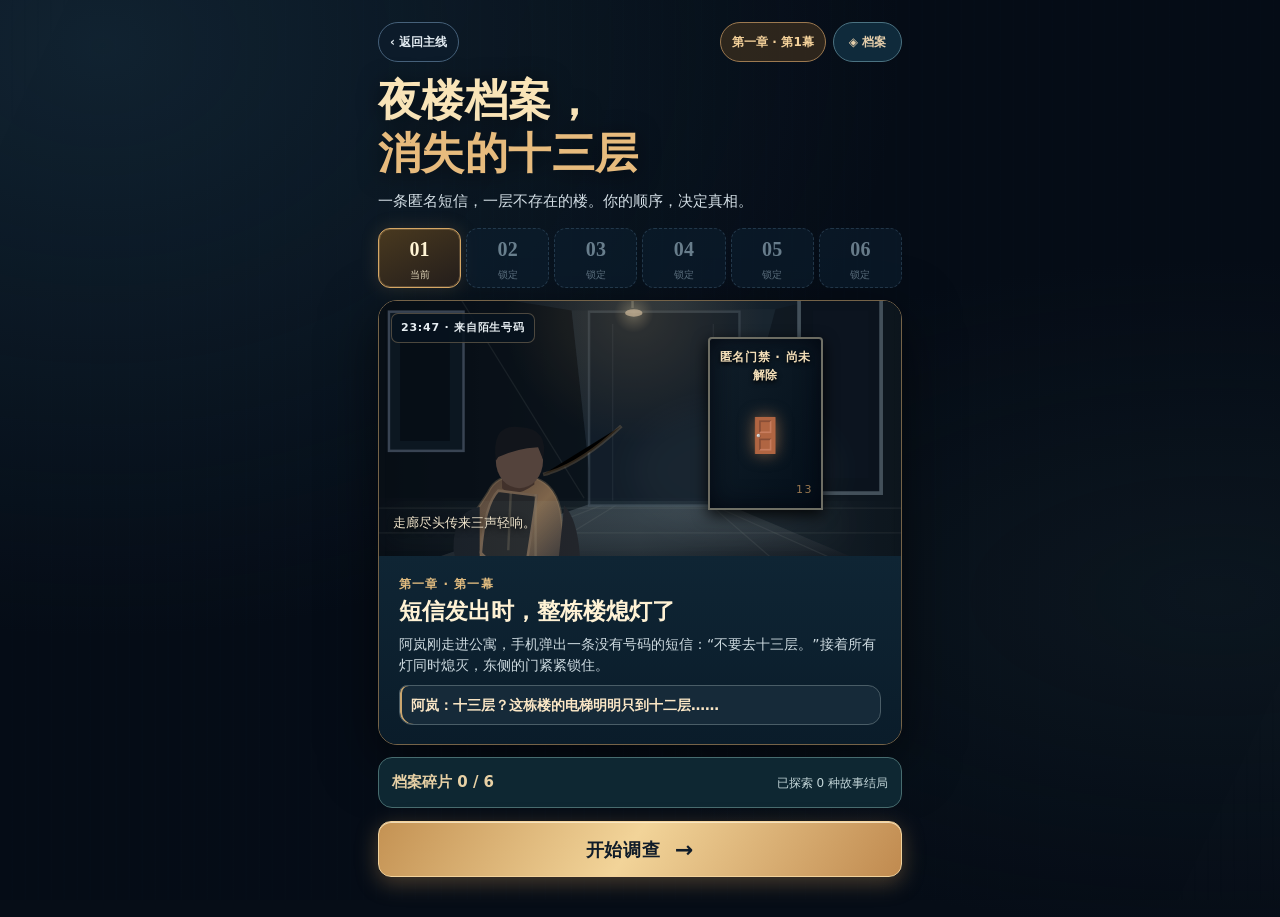
<file: chapter-one.html>
<!doctype html>
<html lang="zh-CN">
<head>
<meta charset="utf-8">
<meta name="viewport" content="width=device-width,initial-scale=1,viewport-fit=cover">
<meta name="theme-color" content="#070e18">
<meta name="description" content="《今晚拼出路》原创悬疑故事第一章：六幕谜案、三格漫画、分支结局与即时线索奖励。">
<title>夜楼档案：消失的十三层｜今晚拼出路 G01-E V0.4</title>
<style>
:root{color-scheme:dark;font-family:system-ui,-apple-system,"PingFang SC","Microsoft YaHei",sans-serif;--bg:#081421;--panel:#152c44;--line:#37516a;--ink:#f2f7ff;--muted:#b1c4d7;--gold:#f4cb85;--mint:#82e1c7;--safe:#b8f4da}
*{box-sizing:border-box}html{background:var(--bg)}body{margin:0;background:radial-gradient(ellipse at 20% 0%,#1b3655 0%,transparent 48%),radial-gradient(ellipse at 100% 38%,#183a42 0%,transparent 46%),var(--bg);color:var(--ink);min-height:100svh}
button,a{font:inherit;-webkit-tap-highlight-color:transparent}button{cursor:pointer}button:focus-visible,a:focus-visible{outline:3px solid #fce7ba;outline-offset:3px}button:disabled{cursor:default;opacity:.56}
.shell{max-width:750px;margin:auto;padding:16px 14px calc(28px + env(safe-area-inset-bottom))}.top{display:flex;justify-content:space-between;align-items:center;gap:10px;margin-bottom:10px}.back{display:inline-flex;align-items:center;gap:5px;text-decoration:none;color:#c9e4f2;background:#18354a;border:1px solid #46667b;border-radius:10px;padding:9px 11px;font-weight:750;font-size:12px;min-height:42px}.top-badge{border:1px solid #90794a;background:#393324;color:#ffe4aa;border-radius:999px;padding:7px 10px;font-size:11px;font-weight:800;white-space:nowrap}
h1{font-size:clamp(25px,6vw,36px);line-height:1.13;margin:10px 0 4px;letter-spacing:-.045em;color:#fff4d9}h1 em{font-style:normal;color:var(--gold)}.intro{font-size:12px;line-height:1.65;margin:0 0 13px;color:var(--muted)}
.stage-tabs{display:grid;grid-template-columns:repeat(2,minmax(0,1fr));gap:9px;margin-bottom:11px}.stage-tab{min-height:58px;text-align:left;padding:9px 11px;color:#a9c6d7;background:#10273a;border:1px solid #3a5870;border-radius:13px;display:flex;flex-direction:column;justify-content:center;gap:4px}.stage-tab.active{background:#3b4540;color:#ffe4ab;border-color:#e6bf77;box-shadow:0 0 0 1px #e6bf7733}.stage-tab strong{font-size:13px}.stage-tab small{font-size:10px;opacity:.85}.progress{display:flex;align-items:center;justify-content:space-between;gap:10px;border:1px solid #315e5c;border-radius:12px;padding:9px 12px;margin-bottom:12px;background:#103632;color:#c2fae7;font-size:12px}.progress strong{font-size:13px}.progress span:last-child{font-size:11px;color:#9bd6c8}
.panel{background:linear-gradient(151deg,rgba(25,49,73,.97),rgba(12,29,48,.97));border:1px solid #3c5773;border-radius:17px;padding:14px;margin:11px 0;box-shadow:0 8px 22px #0003}.section-head{display:flex;align-items:center;justify-content:space-between;gap:9px;margin-bottom:7px}.section-head h2{font-size:16px;letter-spacing:-.015em;margin:0;color:#fff2d4}.section-head .tag{font-size:10px;border-radius:7px;background:#39362d;color:#f5ca83;padding:5px 7px;white-space:nowrap}.brief{margin:4px 0 11px;font-size:12px;color:var(--muted);line-height:1.7}.hint-box{background:#152f3a;border-left:3px solid #6cd4c3;color:#d4ece6;padding:8px 10px;border-radius:0 9px 9px 0;font-size:12px;line-height:1.55;margin:0 0 10px}
.story-frames{display:grid;grid-template-columns:repeat(3,minmax(0,1fr));gap:7px}.frame{min-height:104px;border:1px dashed #637e95;border-radius:12px;background:#183249;color:#b8d0e5;display:flex;flex-direction:column;align-items:center;justify-content:center;gap:3px;text-align:center;padding:6px 3px;position:relative}.frame.filled{border:1px solid #eac17b;background:linear-gradient(160deg,#4d4742,#304d51);color:#fff2cd}.frame .frame-number{position:absolute;top:5px;left:7px;color:#99adbc;font-size:9px}.frame .ico{font-size:25px;line-height:1.2}.frame strong{font-size:11px;line-height:1.28}.frame small{font-size:9px;color:#bfd7de}.story-frames .frame.filled small{color:#ffe6b5}
.picker-heading{display:flex;align-items:center;justify-content:space-between;gap:8px;margin:12px 0 7px;color:#b7cddb;font-size:11px;font-weight:750}.mini{border:1px solid #577688;background:#193b50;border-radius:8px;color:#d5f1ef;padding:5px 9px;font-size:11px;min-height:32px}.story-cards{display:grid;grid-template-columns:repeat(3,minmax(0,1fr));gap:7px}.story-choice{display:flex;flex-direction:column;gap:4px;align-items:center;justify-content:center;text-align:center;min-height:77px;padding:7px 4px;background:#12354a;border:1px solid #53738a;border-radius:11px;color:#eff8ff}.story-choice[disabled]{opacity:.36}.story-choice .emoji{font-size:23px}.story-choice strong{font-size:11px;line-height:1.3}.story-choice small{font-size:10px;line-height:1.25;color:#9eb8c6}.story-effect{display:flex;gap:9px;align-items:flex-start;background:#112b3b;border:1px solid #406175;border-radius:10px;padding:9px 10px;margin-top:11px;min-height:56px}.story-effect.active{background:#173f38;border-color:#65bfa2}.story-effect .effect-icon{font-size:20px;line-height:1.2}.story-effect strong{font-size:12px}.story-effect small{display:block;color:#acc6d6;font-size:10px;line-height:1.6;margin-top:2px}
.game-map{max-width:328px;margin:8px auto 0;display:grid;grid-template-columns:repeat(3,1fr);gap:6px;aspect-ratio:1}.tile{position:relative;border:1px solid #304d66;border-radius:13px;min-width:0;min-height:0;background:#163149;display:flex;flex-direction:column;justify-content:center;align-items:center;gap:4px;overflow:hidden;color:#f3f9fe;padding:0}.tile.wall{background:repeating-linear-gradient(45deg,#0d253a,#0d253a 8px,#162d42 8px,#162d42 16px);opacity:.7}.tile.start{background:#24594f;border-color:#6cc8ab}.tile.exit{background:#514351;border-color:#c288a3}.tile.exit.open{background:#295c4a;border-color:#7ee3ab;box-shadow:inset 0 0 0 2px #a5df9730}.tile.slot{border:2px dashed #7897b5;background:#29455d}.tile.slot.placed{border:1px solid #dfbd87;background:#35556d}.tile.win-path{box-shadow:inset 0 0 0 2px #e6f19c,inset 0 0 15px #79d7a850}.tile .tile-icon{font-size:24px;line-height:1.18}.tile .tile-label{font-size:11px;font-weight:750}.tile .tile-mini{font-size:9px;color:#b0cbdb}.tile .door{position:absolute;background:#ffde9f;box-shadow:0 0 6px #ffdea455;z-index:2}.tile .door.n{top:0;left:33%;height:12%;width:34%;border-radius:0 0 4px 4px}.tile .door.e{right:0;top:33%;width:12%;height:34%;border-radius:4px 0 0 4px}.tile .door.s{bottom:0;left:33%;height:12%;width:34%;border-radius:4px 4px 0 0}.tile .door.w{left:0;top:33%;width:12%;height:34%;border-radius:0 4px 4px 0}.tile.exit:not(.open) .door{background:#b46d70}.board-legend{font-size:10px;color:#a5bccb;text-align:center;margin:10px 0 6px}
.rooms{display:grid;grid-template-columns:repeat(3,minmax(0,1fr));gap:8px;margin-top:8px}.room-card{min-height:72px;border:1px solid #57738b;background:#12344a;border-radius:11px;color:#dfeefa;display:flex;flex-direction:column;gap:5px;align-items:center;justify-content:center}.room-card.selected{border-color:#ffdf9c;background:#4c443b;color:#fff3da;box-shadow:inset 0 0 0 1px #f1d7a561}.room-card b{font-size:12px}.room-symbol{display:inline-block;min-width:17px;transition:transform .18s}.room-card small{color:#b0cbdb;font-size:10px}.controls{display:grid;grid-template-columns:1fr 1fr 1fr;gap:7px;margin:10px 0}.game-btn{background:#22445a;border:1px solid #54758b;color:#eef8ff;font-weight:750;padding:9px 5px;min-height:44px;border-radius:10px;font-size:12px}.game-btn.primary{background:linear-gradient(120deg,#eec783,#f9dda7);color:#293443;border-color:#f5d79a;grid-column:span 2;font-size:14px}.game-btn.secondary{background:#17524f;border-color:#5faaa0}.message{font-size:12px;line-height:1.6;border-radius:11px;background:#0e2b3b;border:1px solid #3c6774;color:#c5e7ee;padding:10px 11px;min-height:43px}.message.good{background:#18483c;border-color:#69bfa0;color:#d7ffe6}.message.bad{background:#473226;border-color:#b27b58;color:#ffe0b0}
.bottom{display:flex;justify-content:center;gap:10px;flex-wrap:wrap;margin-top:13px}.bottom button{padding:10px 12px;min-height:42px;font-size:12px;border:1px solid #527483;border-radius:10px;background:#16394f;color:#dceff3}.disclaimer{font-size:10px;color:#92a9b9;line-height:1.7;text-align:center;margin:14px 4px}
.overlay[hidden]{display:none!important}.overlay{position:fixed;inset:0;z-index:50;background:rgba(3,10,20,.83);backdrop-filter:blur(6px);display:grid;place-items:center;padding:16px}.success-card{max-width:390px;width:100%;background:linear-gradient(155deg,#385c63,#1b314e 72%);border:1px solid #e4ca8e;border-radius:24px;padding:23px 20px;text-align:center;box-shadow:0 20px 70px #0009}.success-card .trophy{font-size:52px;display:block;filter:drop-shadow(0 4px 12px #ead38766)}.success-card h2{font-size:26px;color:#fff0cb;margin:6px 0 5px}.success-card p{font-size:13px;line-height:1.6;color:#d2e2e5}.success-card .achievement{background:#52462c;border:1px solid #d9b96d;border-radius:11px;padding:10px;color:#ffedbd;font-weight:800;font-size:14px;margin:14px 0}.success-buttons{display:grid;grid-template-columns:1fr 1fr;gap:8px;margin-top:12px}.success-buttons button{min-height:45px;border:1px solid #7c9b9b;border-radius:10px;background:#1d4b5a;color:#e8f8ff;font-weight:800;font-size:12px}.success-buttons .primary{background:#f1cc8b;color:#273546;border-color:#fff0bd}
@media(max-width:420px){.shell{padding:9px 10px calc(19px + env(safe-area-inset-bottom))}.panel{padding:10px;margin:9px 0}.intro{font-size:11px;margin-bottom:9px}.progress{margin-bottom:8px;padding:8px 9px}.frame{min-height:88px}.story-choice{min-height:66px}.story-choice .emoji{font-size:20px}.story-choice strong{font-size:10px}.game-map{max-width:min(272px,85vw)}.section-head h2{font-size:15px}.rooms{gap:6px}.room-card{min-height:60px}.brief{margin-bottom:7px}}
@media(prefers-reduced-motion:reduce){*{scroll-behavior:auto!important;animation:none!important}}

/* G01-D V0.2 — visibly tell a story, rather than only listing three actions. */
.scene-prologue{border:1px solid #8c7658;border-radius:17px;overflow:hidden;margin:0 0 10px;background:#192d3c;box-shadow:0 12px 30px #0004}
.scene-art{height:162px;position:relative;overflow:hidden;background:linear-gradient(180deg,#0c1931 0%,#14283a 53%,#1b3545 100%);isolation:isolate}
.scene-art::before{content:'';position:absolute;inset:0;background:repeating-linear-gradient(100deg,transparent 0 37px,#ffffff06 39px 40px),radial-gradient(ellipse at 70% 54%,#0b0f1d 1%,transparent 65%);opacity:.8}
.scene-art::after{content:'';position:absolute;inset:0;background:linear-gradient(90deg,transparent,#ffffff12,transparent);opacity:0;pointer-events:none}
.scene-art.is-powered{background:linear-gradient(180deg,#20394c 0%,#37575d 55%,#5b5f4e 100%)}
.scene-art.is-powered::after{opacity:1;animation:light-up .75s ease-out}
.scene-art.is-lift{background:linear-gradient(180deg,#152342,#28526b 55%,#285747 100%)}
.scene-art.is-stairs{background:linear-gradient(180deg,#203149,#536b67 55%,#406d5c 100%)}
.scene-hall{position:absolute;bottom:-20px;left:12%;right:12%;height:98px;clip-path:polygon(33% 0,67% 0,100% 100%,0 100%);background:linear-gradient(#4c5860,#26313d);border-top:2px solid #74828b;opacity:.74}
.scene-hall::before,.scene-hall::after{content:'';position:absolute;inset:0 48% 0 auto;width:2px;background:#ffe6a429;transform:skewX(-8deg)}
.scene-room{position:absolute;right:18%;top:24px;width:87px;height:116px;background:#202b37;border:3px solid #60717b;border-radius:4px 4px 0 0;box-shadow:0 0 35px #0007;display:grid;place-items:center;transition:.25s}
.scene-art.is-powered .scene-room,.scene-art.is-lift .scene-room,.scene-art.is-stairs .scene-room{background:#38584c;border-color:#b2e3bf;box-shadow:0 0 34px #f5e6a555}
.scene-room-label{position:absolute;top:8px;left:4px;right:4px;text-align:center;color:#d5dbe1;font-size:11px;font-weight:850;letter-spacing:.06em}
.scene-room-icon{font-size:34px;transform:translateY(12px)}
.scene-beam{position:absolute;right:6%;top:-26px;width:180px;height:190px;transform:skewX(-12deg);clip-path:polygon(30% 0,80% 0,100% 100%,0 100%);background:linear-gradient(180deg,#f6d28e35,transparent);opacity:0;transition:opacity .35s}
.scene-art.is-powered .scene-beam,.scene-art.is-lift .scene-beam,.scene-art.is-stairs .scene-beam{opacity:1}
.scene-person{position:absolute;left:20%;bottom:9px;width:65px;height:101px;filter:drop-shadow(0 6px 5px #0007)}
.scene-person .head{position:absolute;left:20px;top:4px;width:33px;height:35px;border-radius:48% 48% 45% 45%;background:#e9ae88;border:2px solid #cb9476;z-index:2}
.scene-person .hair{position:absolute;top:0;left:16px;width:41px;height:21px;border-radius:64% 52% 35% 40%;background:#262b39;z-index:3;transform:rotate(-12deg)}
.scene-person .coat{position:absolute;left:7px;bottom:0;width:53px;height:65px;border-radius:20px 19px 7px 7px;background:linear-gradient(110deg,#e5b35c,#a66d46 72%);border:2px solid #81614b}
.scene-person .backpack{position:absolute;left:0;bottom:19px;width:15px;height:36px;border-radius:9px;background:#384a62;border:2px solid #242e42;z-index:1}
.scene-time{position:absolute;top:11px;left:13px;border:1px solid #ffffff3d;background:#081521ba;padding:5px 8px;border-radius:7px;color:#e5ecf0;font-size:10px;letter-spacing:.08em;font-weight:850}
.scene-ambient{position:absolute;top:47px;left:13px;color:#a7b8c7;font-size:11px;max-width:28%;line-height:1.5}
.scene-copy{padding:11px 14px 13px}
.scene-eyebrow{font-size:10px;letter-spacing:.13em;color:#d3b37c;font-weight:850}
.scene-copy h2{font-size:16px;line-height:1.35;margin:4px 0 4px;color:#fff0c9}
.scene-copy p{font-size:12px;line-height:1.7;color:#d5e2e8;margin:0 0 9px}
.scene-dialogue{background:#e9edf0;color:#23374a;padding:10px 13px;border-radius:8px 13px 13px 13px;line-height:1.55;font-size:12px;font-weight:700;position:relative}
.scene-dialogue::before{content:'';position:absolute;top:-7px;left:19px;border-width:0 0 8px 9px;border-style:solid;border-color:transparent transparent #e9edf0 transparent}
.story-frames .frame{min-height:156px;padding:5px 5px 8px;justify-content:flex-start;gap:3px;background:linear-gradient(180deg,#253e50,#15293a);border:1px solid #45667a}
.story-frames .frame.filled{background:linear-gradient(180deg,#50635c,#253c40);border:1px solid #e0be84}
.comic-picture{position:relative;margin:19px auto 2px;display:flex;align-items:center;justify-content:center;width:90%;height:54px;border-radius:7px;background:linear-gradient(#22384d,#344855);overflow:hidden}
.comic-picture::after{content:'';position:absolute;bottom:0;left:0;right:0;height:6px;background:#172a3d88}
.comic-hero{position:absolute;left:5px;bottom:3px;font-size:30px;filter:drop-shadow(0 2px 1px #0006)}
.comic-object{position:absolute;right:6px;bottom:6px;font-size:26px;filter:drop-shadow(0 2px 1px #0004)}
.comic-empty{font-size:25px;color:#a2b7c5}
.frame .comic-name{font-size:10px;color:#f9ead0;min-height:12px}
.frame .comic-line{display:block;font-size:10px;font-weight:750;color:#fff8e5;line-height:1.35;background:#162b38b8;border-radius:5px;padding:5px 3px;margin-top:2px;min-height:29px;width:100%}
.frame .comic-line.placeholder{color:#95aabc;font-weight:600}
.frame.frame-error{border-color:#e1956b!important}
.story-interlude{font-size:11px;line-height:1.5;margin-top:9px;border-radius:9px;background:#2a4050;border:1px solid #5d8294;padding:9px 10px;color:#d9eff1}
.story-interlude[hidden]{display:none}
.story-interlude.good{background:#194c40;border-color:#85caa7;color:#dcffe7}
.story-interlude.bad{background:#56392c;border-color:#ba8067;color:#ffdfc5}
.ending-tale{background:linear-gradient(145deg,#1d3a46,#204c46);border:1px solid #8bbdac;border-radius:12px;padding:12px;margin:11px 0 0;font-size:13px;line-height:1.7;text-align:left;color:#edf9ef}
.ending-tale strong{color:#ffe0a0;display:block;margin-bottom:3px}
@keyframes light-up{from{opacity:0}35%{opacity:.9}55%{opacity:.1}100%{opacity:1}}
@media(max-width:420px){.scene-art{height:133px}.scene-room{width:69px;height:98px;right:20%;top:20px}.scene-room-icon{font-size:29px}.scene-person{left:18%;transform:scale(.85);transform-origin:bottom left}.scene-copy{padding:9px 11px 11px}.scene-copy h2{font-size:15px}.scene-copy p{font-size:11px}.scene-dialogue{font-size:11px}.story-frames .frame{min-height:141px}.comic-picture{height:48px;margin-top:17px}.comic-hero{font-size:25px}.comic-object{font-size:23px}.frame .comic-line{font-size:9px;padding:4px 2px}.frame .comic-name{font-size:9px}}

/* G01-E V0.2: branch-order story choices; original twenty-room main game remains unchanged. */
.branch-compass{font-size:11px;line-height:1.55;margin:7px 0 0;border-left:3px solid #e5bc7a;background:#253a48;color:#ffe5b1;border-radius:0 8px 8px 0;padding:8px 10px;min-height:36px}
.branch-compass.revealed{background:#234b40;color:#d5ffea;border-color:#8ad8b6}
.branch-compass.tension{background:#433430;color:#ffe1cd;border-color:#d89c78}
@media(max-width:420px){.branch-compass{padding:6px 8px;font-size:10px}}
.stage-tabs{grid-template-columns:repeat(3,minmax(0,1fr));gap:6px}.stage-tab{min-height:59px;padding:7px 7px}.stage-tab strong{font-size:11px}.stage-tab small{font-size:9px}.stage-tab.locked{opacity:.60;background:#0d1e2f;border-style:dashed}.stage-tab.cleared{border-color:#65bda0;color:#dbfff0}.stage-tab.active{border-color:#ffd797;color:#fff4d5;opacity:1}.stage-tab .stage-mini{font-size:9px;opacity:.8}
.journal{background:#112d40;border:1px solid #496883;border-radius:12px;margin:0 0 11px}.journal summary{padding:11px 13px;min-height:43px;font-size:12px;color:#f5ddb3;font-weight:800;cursor:pointer;display:flex;justify-content:space-between;gap:9px}.journal-body{padding:0 11px 12px;display:grid;gap:7px}.journal-entry{padding:9px 10px;border-radius:9px;background:#20374b;border-left:3px solid #e9bc75;font-size:11px;line-height:1.65;color:#e0eff8}.journal-entry.missing{opacity:.48;border-color:#526a7d}.journal-entry strong{color:#ffe3a2;display:block;margin-bottom:1px}
.beat-feedback{min-height:31px;margin-top:7px;padding:8px 10px;border:1px solid #426779;background:#153046;border-radius:9px;color:#b8d8eb;font-size:11px;line-height:1.5;transition:background .2s}.beat-feedback.good{background:#17483e;border-color:#77d0a6;color:#ddfff1}.beat-feedback.bad{background:#403027;border-color:#997255;color:#f5d6b0}.beat-feedback.flash{animation:clue-flash .6s both}
.scene-art{transition:background .45s}.scene-art.is-solved{background:linear-gradient(150deg,#31465e,#4b705f 70%,#394e55)}.scene-art.is-solved .scene-beam{opacity:.85}.scene-art.is-solved .scene-room{background:#375c51;border-color:#cde7bb;box-shadow:0 0 30px #e3d89b55}
.scene-art::before{background:repeating-linear-gradient(95deg,transparent 0 35px,#ffffff0b 36px 38px),radial-gradient(ellipse at 64% 35%,#8fb2e319,transparent 66%)}
.scene-art.is-mystery::after{opacity:.45;background:linear-gradient(90deg,transparent,#b9e7e726,transparent);animation:hall-flicker 5s infinite}
.story-choice{min-height:79px}.frame .comic-line{min-height:29px}.frame.mystery-beat{border-color:#f4d28d}
.success-card{max-height:min(91svh,740px);overflow:auto}.reward-fragment{font-size:16px;font-weight:900;color:#ffdc92;padding:10px 12px;margin:11px 0 0;border-radius:11px;background:#493b28;border:1px solid #d9aa64;animation:reward-appear .45s ease-out}.next-hook{font-size:12px!important;line-height:1.65!important;color:#ffdb95!important;background:#192a39;padding:9px 10px;border:1px dashed #937857;border-radius:9px}.reward-fragment.replay{color:#d2e8f2;background:#234355;border-color:#628ca3}
@keyframes reward-appear{from{opacity:0;transform:translateY(12px) scale(.97)}to{opacity:1;transform:none}}@keyframes clue-flash{0%{box-shadow:0 0 0 0 #a4ffd788}100%{box-shadow:0 0 0 13px transparent}}@keyframes hall-flicker{0%,93%,97%,100%{opacity:.20}94%,96%{opacity:.65}}
@media(max-width:420px){.stage-tabs{gap:5px}.stage-tab{min-height:54px;padding:5px 6px}.stage-tab strong{font-size:10px}.stage-tab small{font-size:8px}.journal summary{font-size:11px}.reward-fragment{font-size:14px}.scene-art{height:138px}}
@media(prefers-reduced-motion:reduce){.reward-fragment,.beat-feedback.flash,.scene-art.is-mystery::after{animation:none!important}}

/* G01-E V0.3: reward-driven mystery actions; hidden until actually available. */
.relic-panel[hidden],.truth-panel[hidden],.truth-endings[hidden]{display:none!important}
.relic-panel{margin:10px 0 0;padding:11px 13px;background:linear-gradient(115deg,#263746,#183c42);border:1px solid #ae925b;border-radius:13px;box-shadow:0 5px 18px #0002}
.relic-panel strong{color:#ffdfa0;font-size:14px}.relic-panel p{color:#dcebf0;font-size:13px;line-height:1.5;margin:5px 0 8px}
.relic-buttons{display:flex;flex-wrap:wrap;gap:7px}.relic-buttons button,.truth-choices button,.truth-endings button{min-height:44px;border:1px solid #bca06f;background:#3b3b37;color:#fff0d0;border-radius:10px;padding:9px 12px;font-weight:750;font-size:13px}
.relic-buttons button:disabled{opacity:.65}.relic-panel .relic-response{margin:7px 0 0;color:#aef2cf;font-size:12px;line-height:1.5}
.truth-panel{border:1px solid #9a834d;background:#142b3b;margin:9px 0 12px;border-radius:13px;overflow:hidden}
.truth-panel summary{cursor:pointer;min-height:48px;padding:12px 13px;color:#ffdd9e;font-weight:850;font-size:14px}
.truth-content{padding:0 12px 14px;font-size:13px;line-height:1.6;color:#dce5ef}.truth-content p{margin:7px 0}
.truth-evidence{display:grid;gap:6px;margin:9px 0}.truth-evidence span{border-left:3px solid #91c9bd;background:#203c4d;padding:8px 10px;border-radius:0 8px 8px 0}
.truth-choices,.truth-endings{display:grid;gap:7px;margin-top:10px}
.truth-choices button,.truth-endings button{text-align:left;background:#1e4352;border-color:#54788a;min-height:46px}
.truth-choices button:disabled{opacity:.65}.truth-endings button.primary{background:#c39b58;color:#1b2433;border-color:#e6c88c}
.truth-feedback,.truth-ending-text{border-radius:8px;margin:10px 0 0;padding:9px 10px;background:#213d4b;color:#c2e9df;font-size:13px;line-height:1.7;white-space:pre-line}
.truth-feedback.good,.truth-ending-text.good{background:#215245;color:#e7ffe8}
.truth-feedback.warn{background:#4b3b30;color:#ffe6c3}
@media(max-width:420px){.relic-panel{padding:10px}.relic-panel p,.truth-content{font-size:13px}.truth-panel summary{font-size:13px}}

/* G01-E V0.4 premium mobile flow — presentation-only. */
:root{
  color-scheme:dark;
  --bg:#060d17;--panel:#0c1b2a;--line:#345069;--ink:#f9f1dd;
  --muted:#b6c3cf;--gold:#e9bd79;--mint:#8bd5c9;--safe:#b9f0dc;
  --serif:"Songti SC","Noto Serif CJK SC","Source Han Serif SC","STSong",Georgia,serif;
  --radius:18px;
}
html{background:#060d17;scroll-behavior:auto}
body{background:radial-gradient(ellipse at 8% 5%,rgba(32,65,85,.42),transparent 48%),radial-gradient(ellipse at 95% 65%,rgba(27,45,52,.3),transparent 40%),#060d17;line-height:1.5;color:var(--ink)}
body::before{content:"";position:fixed;inset:0;pointer-events:none;z-index:0;background:linear-gradient(115deg,transparent,#05101b19 40%,transparent),repeating-linear-gradient(90deg,transparent 0 11px,#aac1d203 12px 13px);opacity:.4}
.shell{position:relative;z-index:1;max-width:580px;min-height:100svh;padding:10px 15px calc(24px + env(safe-area-inset-bottom))}
.top{min-height:47px;margin-bottom:9px;gap:7px;align-items:center}
.back,.top-badge,.archive-link{min-height:40px;display:flex;align-items:center;justify-content:center;padding:8px 11px;border-radius:999px;font-size:12px;font-weight:760;white-space:nowrap;text-align:center}
.back{background:rgba(13,28,44,.86);color:#e2ebf1;border:1px solid #46617a}
.top-badge{margin-left:auto;color:#f4d19a;background:rgba(59,46,30,.75);border-color:#9c7950;letter-spacing:.01em}
.archive-link{background:#0f2a3b;color:#e6cfac;border:1px solid #4b7281;cursor:pointer;min-width:69px}
.game-view[hidden],.step-bar[hidden],#utilityBottom[hidden]{display:none!important}
.game-view{animation:view-enter .18s ease both;max-width:100%}
@keyframes view-enter{from{opacity:.4;transform:translateY(7px)}to{opacity:1;transform:none}}
.step-bar{display:flex;align-items:center;gap:10px;justify-content:space-between;margin:3px 0 15px;padding:8px 0 10px;border-bottom:1px solid #314354}
.step-back{background:transparent;border:0;color:#d4dce7;font-size:13px;font-weight:700;min-height:42px;padding:6px}
.step-name{color:#f6d29b;font-family:var(--serif);font-size:21px;font-weight:700}
.step-progress{border:1px solid #4f6577;padding:4px 9px;border-radius:999px;color:#b4cbd5;font-size:12px;white-space:nowrap}
h1{font-family:var(--serif);font-size:clamp(30px,8.5vw,43px);line-height:1.24;font-weight:780;letter-spacing:.01em;margin:8px 0 9px;color:#f9e4b8;text-shadow:0 3px 22px #0009}
h1 em{display:block;color:#e7bb7d}
.intro{font-size:15px;line-height:1.55;color:#d3dee5;margin:0 0 15px;max-width:33em}
.view-heading{margin:4px 0 12px}.view-eyebrow{font-size:11px;letter-spacing:.17em;color:#c0a57a;font-weight:900;margin-bottom:4px}.view-heading h2{font-family:var(--serif);font-weight:760;color:#fbe4b8;font-size:clamp(26px,7vw,32px);margin:0 0 4px;letter-spacing:.01em;line-height:1.2}.view-heading p{font-size:14px;line-height:1.5;color:#c1d1d9;margin:4px 0 0}
.stage-tabs{grid-template-columns:repeat(6,minmax(0,1fr));gap:5px;margin:6px 0 12px}
.stage-tab{min-width:0;padding:5px 1px;gap:3px;min-height:56px;align-items:center;text-align:center;background:#0a1a29d9;border-color:#355269;border-radius:12px}
.stage-tab strong{font-family:Georgia,serif;font-size:20px;letter-spacing:.01em;font-weight:650}
.stage-tab small{font-size:10px;letter-spacing:0;white-space:nowrap}
.stage-tab.active{background:linear-gradient(155deg,#49391f,#231d1b);border-color:#d6a765;box-shadow:inset 0 0 0 1px #e8bc7c3b,0 0 18px #d6a7652b}
.stage-tab.cleared{color:#a9e2d3}
.scene-prologue{margin:0 0 12px;border:1px solid #756348;border-radius:19px;background:#091726;overflow:hidden;box-shadow:0 16px 55px #0008}
.scene-art{height:clamp(180px,27svh,265px);background:linear-gradient(180deg,#0b1522,#142639 57%,#0e1928);position:relative}
.scene-art::before{background:radial-gradient(ellipse at 68% 40%,#ffa44d20,transparent 47%),linear-gradient(90deg,#09131fbb,transparent 48%,#070c15aa),repeating-linear-gradient(92deg,transparent 0 55px,#8fabc011 56px 58px);opacity:1}
.scene-art::after{content:"";inset:auto 0 0;position:absolute;height:55px;opacity:1;pointer-events:none;background:linear-gradient(transparent,#07131ff2)}
.scene-hall{bottom:-18px;left:14%;right:5%;height:75%;opacity:.52;clip-path:polygon(44% 0,66% 0,100% 100%,0 100%);background:linear-gradient(#4d576044,#283943);border-top:1px solid #afaa8840}
.scene-room{right:16%;top:15%;height:67%;width:23%;max-width:120px;border:2px solid #67727a;background:linear-gradient(110deg,#13202b,#07101b 70%);box-shadow:inset 0 0 20px #020609,0 8px 30px #000c}
.scene-room::after{content:'13';position:absolute;bottom:9px;right:8px;font-size:11px;color:#cf9e64;opacity:.72;letter-spacing:.12em}
.scene-room-label{top:9px;font-size:11px;text-shadow:0 1px 8px black}.scene-room-icon{font-size:38px;filter:drop-shadow(0 0 8px #f2a36280)}
.scene-person{bottom:2px;left:21%;transform:scale(1.09);transform-origin:bottom left;filter:brightness(.72) drop-shadow(0 10px 13px #000b)}
.scene-time{top:12px;left:12px;font-size:11px;padding:6px 9px;background:#07131edd;border-color:#b39a7266;letter-spacing:.07em}
.scene-ambient{top:auto;bottom:23px;left:14px;max-width:43%;font-size:13px;color:#f2e7ce;text-shadow:0 2px 7px #000}
.scene-copy{padding:13px 15px 15px;background:linear-gradient(180deg,#0f2534,#0a1c2a)}
.scene-eyebrow{color:#e0bb7f;font-size:12px;letter-spacing:.09em}
.scene-copy h2{font-family:var(--serif);font-size:23px;line-height:1.24;margin:5px 0 8px;color:#fff2d5}
.scene-copy p{font-size:14px;line-height:1.48;margin:0 0 9px;color:#ccd9df;display:-webkit-box;-webkit-line-clamp:3;-webkit-box-orient:vertical;overflow:hidden}
.scene-dialogue{font-size:14px;line-height:1.45;border:1px solid #4a5d67;padding:9px 11px;background:#162a39;color:#fbe7c6;box-shadow:inset 2px 0 #caa66f}
.scene-dialogue::before{display:none}
.progress{margin:0 0 11px;background:#0e2732;border:1px solid #476c6f;padding:11px 13px;min-height:51px;border-radius:14px}
.progress strong{color:#e8d1a5;font-size:15px}.progress span:last-child{font-size:12px;color:#c3d6d9;line-height:1.35;text-align:right}
.premium-cta{display:flex;align-items:center;justify-content:center;gap:15px;width:100%;min-height:56px;background:linear-gradient(122deg,#c49253,#f2d499 48%,#c08a4f);border:1px solid #f2d29b;border-radius:13px;color:#101c29;font-size:18px;font-weight:900;letter-spacing:.03em;box-shadow:0 6px 22px #bd8d5260,inset 0 1px #fff2d4bd;cursor:pointer}
.premium-cta:disabled{background:#263440;color:#9aabb6;border-color:#496074;box-shadow:none;opacity:1}
.premium-cta span{font-size:22px}
.premium-cta:not(:disabled):active{transform:translateY(1px)}
.view-landing>.premium-cta,.view-story>.premium-cta{position:sticky;bottom:max(8px,env(safe-area-inset-bottom));z-index:3;margin:13px 0 0}
.outline-cta{display:block;width:100%;margin:14px 0 5px;min-height:46px;border:1px solid #506779;background:#162a3b;color:#dce3eb;font-size:15px;border-radius:12px;font-weight:780}
.panel{background:linear-gradient(145deg,rgba(17,34,51,.96),rgba(8,23,38,.96));border:1px solid #3d5369;border-radius:18px;padding:14px;margin:0;box-shadow:0 10px 35px #0005}
.section-head{margin:0 0 6px}.section-head h2{font-family:var(--serif);font-size:19px}.section-head .tag{font-size:12px;background:#342d21;color:#ecd29d;padding:4px 7px}
.brief{font-size:14px;line-height:1.45;color:#b9cbd5;margin:5px 0 9px}
.view-story .panel{padding:12px}
.view-story .section-head,.view-story #storyIntro{display:none}
.tip-shelf{margin:6px 0 10px;color:#c0d4dc;border:1px solid #345469;border-radius:10px;background:#102639}
.tip-shelf summary{min-height:38px;display:flex;align-items:center;padding:8px 10px;font-size:13px;font-weight:700;cursor:pointer;color:#d8b986}
.tip-shelf .hint-box{margin:0 8px 9px;padding:8px 11px;font-size:14px;line-height:1.5}
.story-frames{gap:7px;margin:0 0 7px}
.story-frames .frame{min-height:155px;border-radius:12px;padding:7px 5px 9px;box-shadow:inset 0 -8px #0002;background:linear-gradient(170deg,#223449,#0e2435)}
.story-frames .frame.filled{background:linear-gradient(145deg,#394740,#1f3438);border-color:#e6bd7b}
.frame .frame-number{font-size:11px;left:9px;top:6px;color:#d2b98e}
.comic-picture{height:58px;margin-top:24px;background:linear-gradient(135deg,#334858,#152a39)}
.comic-hero{font-size:29px}.comic-object{font-size:26px}
.frame .comic-name{font-size:13px;line-height:1.35;min-height:unset;color:#fce4b6}
.frame .comic-line{font-size:12px;font-weight:600;line-height:1.4;padding:5px;min-height:42px;color:#dce8ed}
.picker-heading{margin:10px 0 7px;font-size:13px;line-height:1.4;color:#d7e0e6}.mini{font-size:13px;min-height:40px}
.story-cards{grid-template-columns:repeat(2,minmax(0,1fr));gap:7px}
.story-choice{min-height:66px;padding:7px 8px;border-radius:11px;flex-direction:row;gap:9px;text-align:left;justify-content:flex-start;background:#122d40;border-color:#476579}
.story-choice .emoji{font-size:25px;flex:0 0 auto}.story-choice strong{font-size:14px;font-weight:780;line-height:1.3}.story-choice small{display:none}
.story-effect{margin-top:10px;padding:9px 11px;min-height:48px;background:#112839;border-color:#4a6373}.story-effect.active{background:#173a35;border-color:#a2c69e}.story-effect strong{font-size:14px;color:#ffe5b7}.story-effect small{font-size:13px;line-height:1.45;color:#d3e3e7}
#storyInterlude,#branchCompass,#beatFeedback{display:none}
.relic-panel{margin:11px 0 0;padding:11px 13px;background:linear-gradient(130deg,#283b3b,#172836);border-color:#b39560}
.relic-panel strong{font-size:15px}.relic-panel p{font-size:14px}.relic-buttons button{font-size:14px;min-height:46px}
.game-view.view-story>.premium-cta{margin-bottom:0}
.view-route .panel{padding:12px}
.view-route .section-head h2{font-size:18px}.view-route .brief{display:none}
.game-map{max-width:min(285px,84vw);margin:10px auto 0;gap:6px}
.tile{border-radius:10px}.tile .tile-icon{font-size:25px}.tile .tile-label{font-size:13px}.tile .tile-mini{font-size:11px}
.board-legend{font-size:12px;line-height:1.35;margin:8px 0;color:#c2ced8}
.rooms{gap:8px;margin-top:11px}.room-card{min-height:77px;border-radius:11px}
.room-card b{font-size:15px;color:#f3dfbf}.room-card small{font-size:12px;color:#c4d5dd}
.controls{grid-template-columns:repeat(3,minmax(0,1fr));gap:7px;margin:12px 0 8px}
.game-btn{font-size:14px;min-height:46px;border-radius:11px;padding:8px 4px}
.game-btn.primary{grid-column:1/-1;order:10;min-height:55px;font-size:18px;background:linear-gradient(120deg,#c99654,#f0d59b,#c08c51);border-color:#f2d8a4;color:#182431;box-shadow:0 5px 19px #c0965950;position:sticky;bottom:8px;z-index:3}
#restart{grid-column:span 3;order:4;background:transparent;border-color:#3f6071;color:#c4d4dd;min-height:41px}
.message{font-size:14px;line-height:1.5;padding:10px 12px;min-height:42px}
.journal{margin:0;border-radius:15px;background:#132939}.journal summary{font-size:15px;min-height:50px}.journal-entry{font-size:14px;line-height:1.55;padding:12px}.journal-entry strong{font-size:15px}
.truth-panel{margin:0;border:1px solid #9c7d4d;background:linear-gradient(#192b37,#0b2030);border-radius:16px}
.truth-panel summary{min-height:50px;font-size:15px;padding:12px 13px}
.truth-content{font-size:15px;line-height:1.6;padding:5px 14px 17px}
.truth-evidence span{font-size:14px;line-height:1.55}
.truth-choices button,.truth-endings button{font-size:15px;min-height:51px;padding:12px}
.truth-feedback,.truth-ending-text{font-size:15px;line-height:1.6}
.bottom{margin-top:14px}.bottom button{font-size:14px;min-height:45px}
.disclaimer{font-size:11px;line-height:1.7;color:#8799a9;margin:18px 3px}
/* Rewards feel like a premium find, not an administrative success alert. */
.overlay{background:rgba(2,8,17,.89);backdrop-filter:blur(9px)}
.success-card{border:1px solid #cda46b;border-radius:22px;background:radial-gradient(ellipse at 50% 7%,#4e4733 0%,transparent 45%),linear-gradient(160deg,#152c3c,#091a2a 88%);box-shadow:0 25px 90px #000c,0 0 60px #d2a35629;text-align:center;padding:24px 20px;max-height:min(92svh,800px);overflow-y:auto}
.success-card .trophy{font-family:var(--serif);font-size:62px;color:#f2d6a1;filter:drop-shadow(0 2px 20px #ffe3a382)}
.reward-mark{font-size:11px;letter-spacing:.13em;color:#ecd29b;font-weight:800}
.success-card h2{font-family:var(--serif);font-size:31px;line-height:1.3;margin:8px 0 6px;color:#fce3b2}
.success-card p{font-size:14px;line-height:1.5}
.reward-fragment{font-size:17px;line-height:1.4;background:linear-gradient(115deg,#4c3e29,#392e28);border:1px solid #d5a965;border-radius:13px;padding:14px;margin:12px 0}
.ending-tale{font-size:15px;line-height:1.6;border-color:#6b8a87;background:#142d37}.ending-tale strong{font-size:15px}
.success-card .achievement{font-size:15px;margin:12px 0;border:1px solid #b99e6b;background:#3a382c}
.next-hook{font-size:14px!important;line-height:1.6!important;color:#f0d8a5!important;background:#142938!important}
.success-buttons button{font-size:14px;min-height:52px}
.success-buttons .primary{background:linear-gradient(100deg,#d3a35e,#f2d7a1)}
@media(min-width:600px){
  .shell{padding:18px 28px 40px}.scene-art{height:255px}.scene-copy{padding:19px 20px}
  .game-map{max-width:340px}.story-frames .frame{min-height:173px}.comic-picture{height:68px}
}
@media(max-width:420px){
  .shell{padding:8px 11px calc(17px + env(safe-area-inset-bottom))}
  .top{margin-bottom:4px}.back,.top-badge,.archive-link{font-size:11px;min-height:40px;padding:7px 8px}
  h1{font-size:32px;margin:7px 0}.intro{font-size:14px;line-height:1.5;margin:0 0 10px}
  .stage-tab{min-height:52px;border-radius:9px}.stage-tab strong{font-size:18px}.stage-tab small{font-size:10px}
  .scene-art{height:clamp(150px,24svh,220px)}
  .scene-room{width:22%;height:70%;right:17%;top:17%;border-radius:2px}.scene-person{transform:scale(.92);transform-origin:bottom left}
  .scene-copy{padding:9px 12px 11px}.scene-copy h2{font-size:21px}.scene-copy p{font-size:14px}.scene-dialogue{font-size:14px;padding:8px 11px}
  .progress{padding:9px 11px}.progress strong{font-size:14px}.progress span:last-child{font-size:11px}
  .premium-cta{min-height:54px;font-size:17px}
  .view-heading{margin:0 0 11px}.view-heading h2{font-size:27px}.view-heading p{font-size:14px}
  .story-frames .frame{min-height:151px;padding:6px 4px 7px}
  .comic-picture{height:45px;margin:24px auto 2px}.comic-hero{font-size:24px}.comic-object{font-size:23px}
  .frame .comic-name{font-size:13px}.frame .comic-line{font-size:12px;line-height:1.35;padding:5px 4px;min-height:46px}
  .story-choice{min-height:66px}.story-choice strong{font-size:14px}.story-choice .emoji{font-size:23px}
  .game-map{max-width:min(270px,82vw)}.room-card{min-height:70px}
}
@media(max-width:370px){
  .top-badge{font-size:10px}.archive-link{min-width:60px}
  .scene-art{height:145px}.scene-room{max-height:110px}.scene-person{transform:scale(.82)}
  .stage-tab strong{font-size:17px}.stage-tab small{font-size:9.5px}
  .story-frames .frame{min-height:144px}.frame .comic-line{font-size:11.5px}
  .view-story .panel,.view-route .panel{padding:10px}
  .story-choice{min-height:63px}.room-card b{font-size:14px}
}
@media(prefers-reduced-motion:reduce){.game-view{animation:none!important}button{scroll-behavior:auto}}
/* V0.4 cinematic hallway illustration replaces the former flat character shapes. */
.scene-art .scene-illustration{position:absolute;inset:0;width:100%;height:100%;z-index:0;display:block}
.scene-art .scene-hall,.scene-art .scene-person{display:none}
.scene-room{z-index:1;right:15%;top:14%;height:68%;width:22%;border-color:#a19a85a9;background:linear-gradient(120deg,#111f2a,#040f1a);box-shadow:inset 0 0 25px #030710,0 5px 15px #000d}
.scene-art.is-powered .scene-illustration,.scene-art.is-solved .scene-illustration{filter:brightness(1.22) saturate(1.1)}
.scene-art.is-mystery .scene-illustration{filter:brightness(.82) saturate(.82)}
.scene-room-label{font-size:12px;color:#f4dfb9;text-shadow:0 2px 5px #000}.scene-room-icon{font-size:34px}
.scene-art .scene-time,.scene-art .scene-ambient{z-index:2}
body:not([data-view="archive"])>.shell .disclaimer{display:none}
/* Remove repeated labels and secondary navigation on the short escape screen. */
.view-route .view-heading p,.view-route .section-head h2,.view-route>.outline-cta{display:none}
.view-route .view-heading{margin-bottom:9px}
.view-route .section-head{justify-content:flex-end;margin-bottom:0}
.view-route .game-map{max-width:min(250px,76vw);margin:6px auto 0}
.view-route .board-legend{margin:7px 0 3px}
.view-route .room-card{min-height:66px}
.view-route .controls{margin:8px 0}
@media(max-width:420px){
 .view-route .view-heading h2{font-size:25px}
 .view-route .game-map{max-width:min(246px,75vw)}
 .view-route .panel{padding:9px 11px}
}
@media(max-height:720px){
 .scene-art{height:145px}
 .scene-copy h2{font-size:19px}
 .view-route .game-map{max-width:min(210px,69vw)}
 .view-route .room-card{min-height:59px}
 .view-route .room-card small{font-size:11px}
 .view-story .story-frames .frame{min-height:133px}
 .view-story .comic-picture{height:38px}
 .view-story .story-choice{min-height:57px}
}

</style>
</head>
<body>
<main class="shell">
  <header class="top">
    <a class="back" href="./" aria-label="返回今晚拼出路20关主游戏">‹ 返回主线</a>
    <span class="top-badge" id="chapterBadge">第一章 · 第1幕</span>
    <button class="archive-link" id="archiveShortcut" type="button" aria-label="查看档案袋">◈ 档案</button>
  </header>
  <div id="stepBar" class="step-bar" hidden aria-label="当前调查步骤">
    <button type="button" id="stepBack" class="step-back" aria-label="返回上一步">‹ 上一步</button>
    <span class="step-name" id="stepName">改写故事</span>
    <span class="step-progress" id="stepProgress">1 / 2</span>
  </div>
  <section id="landingView" class="game-view view-landing" aria-label="本幕剧情开场">
  <h1>夜楼档案，<em>消失的十三层</em></h1>
  <p class="intro">一条匿名短信，一层不存在的楼。你的顺序，决定真相。</p>
  <nav id="stageTabs" class="stage-tabs" aria-label="第一章六幕"></nav>
  <section class="scene-prologue" id="scenePrologue" aria-label="故事剧情开场与进展">
    <div class="scene-art" id="sceneArt" aria-hidden="true">
    <svg class="scene-illustration" viewBox="0 0 420 240" preserveAspectRatio="xMidYMid slice" aria-hidden="true" focusable="false">
      <defs>
        <linearGradient id="sceneWall" x1="0" y1="0" x2="1" y2="0"><stop stop-color="#07101d"/><stop offset=".57" stop-color="#1e3345"/><stop offset="1" stop-color="#081522"/></linearGradient>
        <linearGradient id="sceneFloor" x1="0" y1="0" x2=".4" y2="1"><stop stop-color="#55626a" stop-opacity=".40"/><stop offset="1" stop-color="#101925"/></linearGradient>
        <radialGradient id="sceneLamp"><stop stop-color="#f7dca2" stop-opacity=".85"/><stop offset=".15" stop-color="#daa765" stop-opacity=".3"/><stop offset="1" stop-color="#df9a42" stop-opacity="0"/></radialGradient>
        <linearGradient id="sceneCoat" x1="0" y1="0" x2="1" y2="1"><stop stop-color="#513e36"/><stop offset=".5" stop-color="#a17b54"/><stop offset="1" stop-color="#272937"/></linearGradient>
        <filter id="sceneMist"><feGaussianBlur stdDeviation="12"/></filter>
      </defs>
      <rect width="420" height="240" fill="url(#sceneWall)"/>
      <path d="M0 0 L155 25 L172 180 L0 240Z" fill="#07121c" opacity=".76"/>
      <path d="M420 0 L319 24 L277 180 L420 240Z" fill="#101d29" opacity=".7"/>
      <path d="M155 25 L319 24 L277 180 L172 180Z" fill="#223343" opacity=".58"/>
      <path d="M0 240 L172 180 L277 180 L420 240Z" fill="url(#sceneFloor)"/>
      <g stroke="#a9b4ac" stroke-opacity=".12" stroke-width="1">
       <path d="M27 240 L181 181 M96 240 L192 181 M334 240 L266 181 M399 240 L267 181"/>
       <path d="M0 225 L420 225 M0 204 L420 204 M0 184 L420 184"/>
       <path d="M56 0 L165 176 M360 0 L286 177"/>
      </g>
      <rect x="8" y="26" width="60" height="112" fill="#0c1c2c" stroke="#435369" stroke-width="2"/>
      <rect x="17" y="34" width="40" height="96" fill="#05121d"/>
      <rect x="338" y="12" width="66" height="160" fill="#0b1826" stroke="#4f6271" stroke-width="3"/>
      <rect x="349" y="25" width="45" height="135" fill="#0c1929"/>
      <path d="M169 26H290V182H169Z" fill="#132435" stroke="#526778" stroke-opacity=".52" stroke-width="2"/>
      <path d="M188 36V178 M269 36V178" stroke="#506170" opacity=".25"/>
      <circle cx="205" cy="27" r="105" fill="url(#sceneLamp)" opacity=".56"/>
      <path d="M204 0V23" stroke="#b6ad91" stroke-opacity=".48" stroke-width="2"/>
      <ellipse cx="205" cy="27" rx="7" ry="3" fill="#f6d7ac" opacity=".76"/>
      <rect x="3" y="180" width="370" height="35" fill="#b9c9c9" opacity=".035" filter="url(#sceneMist)"/>
      <!-- lone investigator, back-lit silhouette -->
      <ellipse cx="113" cy="226" rx="39" ry="8" fill="#050b15" opacity=".62"/>
      <path d="M88 171 Q94 158 111 158 Q140 157 146 186 L153 240 L72 240 L75 191Z" fill="url(#sceneCoat)" stroke="#b49368" stroke-opacity=".35" stroke-width="2"/>
      <path d="M81 183 Q59 187 60 218 L65 240 L81 240Z" fill="#1b2430"/>
      <path d="M149 182 Q161 194 162 231L156 240L143 240Z" fill="#20212a"/>
      <path d="M99 158V168Q109 177 125 165V156Z" fill="#533b32"/>
      <ellipse cx="113" cy="146" rx="19" ry="22" fill="#6a5147"/>
      <path d="M94 146Q90 115 114 119 Q137 120 132 145 L128 135 Q110 136 96 143Z" fill="#151a22"/>
      <path d="M96 170 Q85 181 82 220 Q95 235 119 227 L127 174Z" fill="#2a2d32" stroke="#8d7158" stroke-width="2"/>
      <path d="M106 172L104 218 M126 173L126 225" stroke="#b6a17d" stroke-opacity=".28" stroke-width="2"/>
      <path d="M132 157 Q161 150 195 118" stroke="#f0bd78" stroke-opacity=".24" stroke-width="3"/>
      <ellipse cx="286" cy="154" rx="84" ry="51" fill="#b8d1e0" opacity=".05" filter="url(#sceneMist)"/>
      <path d="M0 0H420V240H0Z" fill="none" stroke="#101b2b" stroke-width="10" opacity=".13"/>
    </svg>

      <div class="scene-hall"></div><div class="scene-beam"></div>
      <div class="scene-room"><span class="scene-room-label" id="sceneDoorLabel">逃生门 · 锁住</span><span class="scene-room-icon" id="sceneDoorIcon">🚪</span></div>
      <div class="scene-person"><span class="backpack"></span><span class="coat"></span><span class="head"></span><span class="hair"></span></div>
      <span class="scene-time" id="sceneClock">23:47 · 停电</span><span class="scene-ambient" id="sceneAmbient">灯灭了，门也锁了</span>
    </div>
    <div class="scene-copy"><div class="scene-eyebrow" id="sceneEpisode">原创短篇 · 第一幕</div>
      <h2 id="sceneHeading">深夜，整栋楼突然停电</h2><p id="sceneNarration"></p>
      <div class="scene-dialogue" id="sceneDialogue" aria-live="polite"></div>
    </div>
  </section>
  <section class="progress" aria-label="章节线索进度"><strong id="achCount">已发现线索 0 / 6</strong><span id="achLabels">已获得 0 项结局徽章</span></section>
  <button id="beginStory" class="premium-cta" type="button">开始调查 <span aria-hidden="true">→</span></button>
  </section>
  <section id="archiveView" class="game-view view-archive" hidden aria-label="已获得线索档案">
    <div class="view-heading"><div class="view-eyebrow">CONFIDENTIAL · ARCHIVE</div><h2>已发现的线索</h2><p>发现每一条真相，都在靠近不存在的十三层。</p></div>
  <details class="journal" id="journalPanel" open><summary>◈ 档案袋 · 已收集的调查线索 <span id="journalCount">0/6</span></summary><div id="journalBody" class="journal-body"></div></details>
  <button class="outline-cta" id="archiveReturn" type="button">‹ 返回调查</button>
  </section>
  <section id="truthView" class="game-view view-truth" hidden aria-label="隐藏真相推演">
    <div class="view-heading"><div class="view-eyebrow">FINAL DECRYPTION · 00:17</div><h2>最后一份档案</h2><p>六块碎片已经归位，你能推断出十三层真正的用途吗？</p></div>
  <details class="truth-panel" id="truthPanel" hidden open>
    <summary id="truthSummary">◈ 六块档案碎片：隐藏真相推演已解锁</summary>
    <div class="truth-content">
      <p>找出三条记录之间的共同规律，判断十三层究竟发生了什么。答错可以重选，不扣除碎片。</p>
      <div class="truth-evidence">
        <span>① 00:17 的广播被人为循环播放。</span>
        <span>② 未来署名的名册存在两种字迹。</span>
        <span>③ 镜面录像被剪接，刻意提前播放主角的行动。</span>
      </div>
      <strong>你认为最有证据支持哪种解释？</strong>
      <div class="truth-choices" id="truthChoices">
        <button type="button" data-truth="accident">停电导致设备同时失常</button>
        <button type="button" data-truth="ghost">镜中人拥有预测未来的超自然能力</button>
        <button type="button" data-truth="experiment">有人控制广播、门禁和录像，观察并预测受困者的选择</button>
      </div>
      <p id="truthFeedback" class="truth-feedback" role="status">尚未完成推演。</p>
      <div id="truthEndings" class="truth-endings" hidden>
        <strong>决定如何处理最后一份记录：</strong>
        <button type="button" data-ending="witness">保留日志，反向追踪观察者</button>
        <button type="button" data-ending="breaker" class="primary">使用时间索引＋镜后口令，切断循环协议</button>
      </div>
      <p id="truthEndingText" class="truth-ending-text" hidden role="status"></p>
    </div>
  </details>
  <button class="outline-cta" id="truthReturn" type="button">‹ 返回档案袋</button>
  </section>
  <section id="storyView" class="game-view view-story" hidden aria-label="三格故事选择">
    <div class="view-heading"><div class="view-eyebrow">01 · REWRITE THE STORY</div><h2>改写三格故事</h2><p>先做哪件事，会改变接下来的真相。</p></div>
  <section class="panel" aria-labelledby="storyTitle">
    <div class="section-head"><h2 id="storyTitle">① 改写三格故事</h2><span class="tag" id="storyTag">故事机关</span></div>
    <p id="storyIntro" class="brief"></p>
    <details class="tip-shelf"><summary>查看调查提示（可选）</summary><div class="hint-box" id="storyHint"></div></details>
    <div class="story-frames" id="storyFrames" aria-label="三格漫画事件顺序"></div>
    <div class="story-interlude" id="storyInterlude" role="status" aria-live="polite">故事开始了。你的每一步选择，都可能改变下一幕。</div>
    <div class="branch-compass" id="branchCompass" role="status" aria-live="polite">▸ 三格故事不再只有一个正确顺序：最先调查什么，就会留下什么后果。</div>
    <div class="beat-feedback" id="beatFeedback" role="status" aria-live="polite">◈ 先寻找线索，再拼出逃生路线。</div>
    <div class="picker-heading"><span>相同三件事，先做哪件决定剧情；点画格可撤回</span><button class="mini" type="button" id="clearStory">清空三格</button></div>
    <div class="story-cards" id="storyChoices" aria-label="可选择的故事事件"></div>
    <div class="story-effect" id="storyEffect" aria-live="polite"><span class="effect-icon">☾</span><div><strong>尚未改写故事</strong><small>安排三格后，看看机关有什么变化。</small></div></div>
  </section>
  <section id="relicPanel" class="relic-panel" aria-label="使用已获得的线索" hidden>
    <strong id="relicTitle">可使用的档案道具</strong>
    <p id="relicDesc"></p>
    <div class="relic-buttons" id="relicButtons"></div>
    <p class="relic-response" id="relicResponse" role="status"></p>
  </section>
  <button id="toRoute" class="premium-cta" type="button" disabled>先完成三格故事 <span aria-hidden="true">→</span></button>
  </section>
  <section id="routeView" class="game-view view-route" hidden aria-label="拼接逃生房间">
    <div class="view-heading"><div class="view-eyebrow">02 · FIND THE EXIT</div><h2>拼出逃生路线</h2><p>根据你改写的故事，选择房间并接通出口。</p></div>
  <section class="panel" aria-labelledby="mapTitle">
    <div class="section-head"><h2 id="mapTitle">② 选择房间拼出路</h2><span class="tag" id="mapTag">单张房卡</span></div>
    <p class="brief" id="mapIntro">房门相互对齐，且目标出口已被故事解锁，才能逃出。</p>
    <div class="game-map" id="board" aria-label="可交互的三乘三房间地图"></div>
    <div class="board-legend" id="boardLegend">绿色＝可通行出口 · 红色＝被故事锁住的出口 · 黄色＝房门</div>
    <div class="rooms" id="roomChoices" aria-label="选择三张房卡之一"></div>
    <div class="controls">
      <button class="game-btn" type="button" id="rotate">↻ 旋转90°</button>
      <button class="game-btn" type="button" id="undo">↶ 撤销房间</button>
      <button class="game-btn secondary" type="button" id="hint">提示</button>
      <button class="game-btn primary" type="button" id="escape">尝试逃脱 →</button>
      <button class="game-btn" type="button" id="restart">重玩本关</button>
    </div>
    <div class="message" id="status" role="status" aria-live="polite">先排列三格故事，然后选择房卡放入中间空位。</div>
  </section>
  <button id="routeReturn" class="outline-cta" type="button">‹ 返回三格故事修改顺序</button>
  </section>
  <div class="bottom" id="utilityBottom"><button type="button" id="share">复制夜楼挑战地址</button><button type="button" id="resetStory">重排剧情探索分支</button></div>
  <p class="disclaimer">原创悬疑故事第一章 · 同组三件事可触发多种分支；不同顺序可能开启不同逃生门。独立本机存档；同一结局不重复发放奖励。不会修改原有20关、60星成绩、好友榜及海报。<br>不收集姓名、聊天资料或联系方式；当前无广告、无收费功能。</p>
</main>
<div class="overlay" id="successOverlay" hidden role="dialog" aria-modal="true" aria-labelledby="winTitle">
  <section class="success-card"><span class="trophy" aria-hidden="true">◈</span><div class="reward-mark">ARCHIVE UNLOCKED · 新线索</div>
    <h2 id="winTitle">新的真相出现了！</h2><p id="winDetails"></p>
    <div class="reward-fragment" id="rewardFragment">◈ 发现一块档案碎片</div>
    <div id="endingTale" class="ending-tale" aria-label="故事结局"></div>
    <div class="achievement" id="winBadge"></div><p class="next-hook" id="nextHook"></p>
    <div class="success-buttons"><button type="button" id="winBack">查看自己的路线</button><button type="button" id="winNext" class="primary">继续下一幕 →</button></div>
  </section>
</div>
<script>
(() => {
'use strict';
// Original six-stage mystery chapter. Uses general ideas, not code or artwork from any licensed third-party game.
const N=1,E=2,S=4,W=8;
const ROOM_TYPES=[
 {id:'straight',name:'直通房',icon:'┃',doors:N|S,note:'两侧对门'},
 {id:'corner',name:'转角房',icon:'┗',doors:N|E,note:'相邻两门'},
 {id:'tee',name:'三岔房',icon:'┳',doors:N|E|W,note:'三向开门'}
];
const levels=[
 {
  id:'S01',name:'停电的楼层',brief:'深夜23:47，阿岚收到匿名短信：“不要去十三层。”楼里突然停电，出口上锁。',
  hint:'从工具箱里找备用零件，先修好线路，最后才可以合闸。',
  scene:{clock:'23:47 · 来自陌生号码',episode:'第一章 · 第一幕',title:'短信发出时，整栋楼熄灯了',intro:'阿岚刚走进公寓，手机弹出一条没有号码的短信：“不要去十三层。”接着所有灯同时熄灭，东侧的门紧紧锁住。',speech:'阿岚：十三层？这栋楼的电梯明明只到十二层……',ambience:'走廊尽头传来三声轻响。'},
  events:[{id:'fuse',icon:'🔩',name:'找到保险丝',note:'第一件事',line:'工具箱内有一枚温热的备用保险丝。'},
    {id:'repair',icon:'🧰',name:'维修配电箱',note:'第二件事',line:'烧黑的接线处印着一个小小的“13”。'},
    {id:'power',icon:'💡',name:'启动总开关',note:'第三件事',line:'灯一盏盏亮起来，却比平常慢了一秒。'}],
  patterns:[{key:'power',order:['fuse','repair','power'],title:'电力恢复，门禁解除！',details:'东侧门开启，连接中间的通道才能逃出这一层。',badge:'power',medal:'夜楼修复师',
    narration:'阿岚看到配电箱内侧贴着一张发黄的检修卡，上面写着：十三层，暂停使用。',quote:'阿岚：这栋楼真的有十三层？',clue:'检修卡写着“十三层，暂停使用”，但楼层表只有十二层。',
    ending:'阿岚跨过被点亮的走廊，捡起一张旧检修卡。卡片背面的日期竟是明天。',hook:'下一幕：电梯屏幕闪了一下，显示出从未存在的楼层号码。'}],
  exits:[{index:5,gate:'power',name:'东侧门',icon:'🚪',doors:W}],start:3,
  description:'三格事件先恢复电力，再用一张房卡连通左右两侧。'
 },
 {
  id:'S02',name:'两条逃生路',brief:'电梯与消防门同时亮起，却传出两段不同的广播：“别相信它”。你只能先救一条路。',
  hint:'修电梯：备用电池→接通电路→启动电梯；走楼梯：触发警报→卸下门闩→推开安全门。',
  scene:{clock:'00:03 · 两段互相矛盾的广播',episode:'第一章 · 第二幕',title:'两个出口，两个说法',intro:'电梯广播说“消防门已封锁”，消防门喇叭却说“电梯禁止使用”。阿岚必须决定相信哪一边。',speech:'阿岚：谁在故意让我选路？',ambience:'两边的指示灯交替闪烁。'},
  events:[{id:'battery',icon:'🔋',name:'找到备用电池',note:'电梯路线',line:'电池还在发热，像刚被人拿起过。'},
    {id:'connect',icon:'🔌',name:'接通电路',note:'电梯路线',line:'电梯屏幕亮了：12、13、14……'},
    {id:'lift',icon:'🛗',name:'启动电梯',note:'电梯路线',line:'“叮”的一声，轿厢里没有人。'},
    {id:'alarm',icon:'🔔',name:'触发消防警报',note:'楼梯路线',line:'警报声刚响，走廊尽头就传来脚步。'},
    {id:'latch',icon:'🔧',name:'卸下门闩',note:'楼梯路线',line:'门闩上有一截不属于这里的红线。'},
    {id:'stair',icon:'🚪',name:'推开安全门',note:'楼梯路线',line:'墙上的层号从12跳到了14。'}],
  patterns:[{key:'lift',order:['battery','connect','lift'],title:'电梯重新启动！',details:'北侧电梯已开启，房间要向西和向北开门。',badge:'lift',medal:'电梯逃脱者',
    narration:'电梯镜面里，阿岚看见一个“13”的倒影；转身时，按钮上却没有13。',quote:'阿岚：有人把按钮卸掉了。',clue:'电梯显示过13，但按钮上这个数字被拆掉。',
    ending:'电梯运行了不到一层，就突然停在“13”。门开时，走廊里只有一份被涂黑的住户名册。',hook:'下一幕：名册最底下一行，竟写着阿岚的名字。'},
   {key:'stairs',order:['alarm','latch','stair'],title:'消防门解除封锁！',details:'东侧安全门已开启，房间要同时连通西门与东门。',badge:'stairs',medal:'楼梯逃脱者',
    narration:'消防楼梯墙上的楼层指示，从“12”直接跳到“14”。中间有一块新刷的白漆。',quote:'阿岚：为什么偏偏跳过十三？',clue:'消防楼梯的数字从12直接跳到14，中间留着一块新漆。',
    ending:'阿岚沿楼梯下行，却在转角找到一扇没有标号的门。门缝里塞着一张被涂黑的住户名册。',hook:'下一幕：那张名册上出现了一个不该在这里的名字。'}],
  exits:[{index:1,gate:'lift',name:'北侧电梯',icon:'🛗',doors:S},{index:5,gate:'stairs',name:'消防门',icon:'🚪',doors:W}],start:3,
  description:'选择电梯路线或消防路线，两条故事都能成功，但拼房间的方向不同。'
 },
 {
  id:'S03',name:'被划掉的名字',brief:'名册里有一个被划掉的住户——阿岚。登记时间居然是明天早晨。是谁替她登记？',
  hint:'档案室路线：访客卡→翻看名册→刷开档案室。对讲门路线：接通对讲→核对值班员→解锁对讲门。',
  scene:{clock:'00:07 · 名册上有明天的名字',episode:'第一章 · 第三幕',title:'被划掉的，是我自己的名字',intro:'阿岚翻开住户名册，发现姓名栏写着“阿岚”，入住时间却在明天。纸页边缘残留着一股墨水味。',speech:'阿岚：不可能……我根本没登记过。',ambience:'翻页声在走廊里回响。'},
  events:[{id:'guest',icon:'🪪',name:'找到访客卡',note:'档案线索',line:'卡背面只有一个被划掉的13。'},
    {id:'list',icon:'📋',name:'翻看住户名册',note:'档案线索',line:'“阿岚”后面，签名不是我的字。'},
    {id:'archive',icon:'🗄️',name:'刷开档案室',note:'档案结局',line:'档案柜里传来机械翻页声。'},
    {id:'wire',icon:'☎️',name:'接通楼内对讲',note:'对讲线索',line:'话筒里传来一声轻咳。'},
    {id:'verify',icon:'🧑‍💼',name:'核对值班身份',note:'对讲线索',line:'值班表写着：今晚无人值守。'},
    {id:'intercom',icon:'🔓',name:'解锁对讲门',note:'对讲结局',line:'灯刚亮，里面的声音就停了。'}],
  patterns:[{key:'archive',order:['guest','list','archive'],title:'档案室已解锁！',details:'北侧档案室通行，选择向西与向北开门的房间。',badge:'archive',medal:'名册调查员',
    narration:'一张转录纸上留着阿岚的笔迹，纸角却印着“尚未发生”。',quote:'阿岚：是谁替我写下了未来？',clue:'住户名册出现阿岚明天的签名，旁边盖着“尚未发生”的印章。',
    ending:'档案柜里只有一段被剪掉结尾的录音。最后一秒，有人念出“零点十七分”。',hook:'下一幕：所有钟表都开始朝同一个时间跳动。'},
   {key:'intercom',order:['wire','verify','intercom'],title:'对讲门已开启！',details:'东侧值班门通行，选择向西与向东开门的房间。',badge:'intercom',medal:'夜间接线员',
    narration:'对讲机的呼叫日志只有同一个时间：00:17。值班员却说这一晚没有人接过电话。',quote:'阿岚：那刚才回答我的，是谁？',clue:'无人值班的对讲机留下多次00:17的呼叫记录。',
    ending:'阿岚推开对讲门。桌上热茶还冒着气，挂钟却停在00:17。',hook:'下一幕：楼里所有时钟，都卡在同一分钟。'}],
  exits:[{index:1,gate:'archive',name:'档案室',icon:'🗄️',doors:S},{index:5,gate:'intercom',name:'对讲门',icon:'☎️',doors:W}],start:3,
  description:'名册和对讲机提供两条调查路线；选择的事件决定可进入的房间。'
 },
 {
  id:'S04',name:'永远的00:17',brief:'所有挂钟都在00:17停止，监控里的影子却在继续走动。时间真的暂停了吗？',
  hint:'校钟：找到停摆的钟→比对备用时间→开启钟室。录音：接上旧录音机→调取磁带→打开维修门。',
  scene:{clock:'00:17 · 同一分钟重复出现',episode:'第一章 · 第四幕',title:'00:17，为什么不再往前？',intro:'手机时间已经来到00:19，楼内时钟却反复跳回00:17。监控屏幕上的阿岚比现实中的她慢了一步。',speech:'阿岚：不是时间停了，是有人在重复播放什么。',ambience:'广播里响起同一段脚步声。'},
  events:[{id:'clock',icon:'🕰️',name:'找到异常挂钟',note:'校钟路线',line:'指针被人固定在00:17。'},
    {id:'compare',icon:'⌚',name:'比对备用时间',note:'校钟路线',line:'备用表还在走，只有楼里的钟停了。'},
    {id:'tower',icon:'⚙️',name:'开启钟室',note:'校钟结局',line:'钟室控制台亮起了“循环播放”。'},
    {id:'recorder',icon:'📼',name:'接通旧录音机',note:'录音路线',line:'磁带机上还残留新的指纹。'},
    {id:'tape',icon:'🎞️',name:'回放00:17磁带',note:'录音路线',line:'录音里出现了阿岚的脚步声。'},
    {id:'service',icon:'🔧',name:'打开维修门',note:'录音结局',line:'门后的扬声器正在循环播放。'}],
  patterns:[{key:'tower',order:['clock','compare','tower'],title:'钟室已开启！',details:'北侧钟室解锁，向西与向北连接。',badge:'tower',medal:'时间校准员',
    narration:'控制台显示：广播每60秒重启一次。时钟并未停摆，只是被统一覆盖。',quote:'阿岚：有人造出一个永远不结束的午夜。',clue:'楼内广播设置了每60秒重播，时钟被人为固定在00:17。',
    ending:'钟室里的监控时间在跳，可一切提示音都从00:17重新开始。屏幕上出现一张镜子照片。',hook:'下一幕：镜子里，为什么比现实多了一道影子？'},
   {key:'service',order:['recorder','tape','service'],title:'维修通道已打开！',details:'东侧维修门解锁，向西与向东连接。',badge:'service',medal:'录音追索者',
    narration:'磁带被剪接了多次，阿岚听到自己尚未说出口的一句话：“别看镜子。”',quote:'阿岚：录音是谁做的？为什么有我的声音？',clue:'00:17的录音被人为剪接，里面出现阿岚尚未说过的台词。',
    ending:'维修门后是一排扬声器。它们正把同一句话传向整栋楼：“别看镜子。”',hook:'下一幕：镜面背后，似乎站着另一个阿岚。'}],
  exits:[{index:1,gate:'tower',name:'钟室',icon:'🕰️',doors:S},{index:5,gate:'service',name:'维修门',icon:'🔧',doors:W}],start:3,
  description:'校准时钟或解开录音，两条办法会揭示不同证据。'
 },
 {
  id:'S05',name:'镜子里的第二人',brief:'阿岚看见镜中有人提前抬手。那个身影真的在模仿她吗？',
  hint:'镜面路线：观察影像→打开顶灯→检查镜面监控。脚印路线：寻找脚印→跟随铃声→打开暗门。',
  scene:{clock:'00:21 · 镜面上的多余身影',episode:'第一章 · 第五幕',title:'镜子里的她，先我一步转头',intro:'走廊尽头的镜子突然亮起：阿岚还没抬手，镜中人已经做完动作。地上还有一串通向墙里的脚印。',speech:'阿岚：它在预演我的动作……还是有人在监视我？',ambience:'镜面上传来低低的电流声。'},
  events:[{id:'glass',icon:'🪞',name:'观察镜面影像',note:'镜面线索',line:'镜中画面有微弱的扫描条纹。'},
    {id:'lamp',icon:'🔦',name:'打开顶灯',note:'镜面线索',line:'灯下，镜面露出隐藏摄像头。'},
    {id:'monitor',icon:'📺',name:'检查监控线路',note:'镜面结局',line:'画面来自三分钟前的录像。'},
    {id:'footprints',icon:'👣',name:'查看地上脚印',note:'脚印线索',line:'脚印一直延伸到一面封死的墙。'},
    {id:'bell',icon:'🔔',name:'循着铃声寻找',note:'脚印线索',line:'墙里传来小小的值班铃声。'},
    {id:'hidden',icon:'🚪',name:'推开隐藏暗门',note:'暗门结局',line:'门后是一间布满屏幕的小房间。'}],
  patterns:[{key:'monitor',order:['glass','lamp','monitor'],title:'镜面监控已破解！',details:'北侧控制室通行，向西与向北连接。',badge:'monitor',medal:'镜像破译者',
    narration:'所谓镜中人，是三分钟前的录像。播放的不是未来，却被剪得像能预言她。',quote:'阿岚：他们想让我相信自己正在被追赶。',clue:'镜中的第二人是经过延迟剪辑的监控画面，并非另一个真人。',
    ending:'阿岚取出硬盘。最后一段文件名写着“13层·演练区域”。',hook:'下一幕：一张不存在的楼层平面图，终于露出了角落。'},
   {key:'hidden',order:['footprints','bell','hidden'],title:'隐藏暗门已开启！',details:'东侧暗门通行，向西与向东连接。',badge:'hidden',medal:'暗门发现者',
    narration:'暗门后是一间控制室，墙上有楼层模型，第十三层被贴了不透明胶纸。',quote:'阿岚：十三层一直都在，只是被藏起来了。',clue:'墙后的控制室保存着第十三层模型，并连接楼内全部扬声器。',
    ending:'阿岚掀起胶纸。模型上写着“十三层·内部测试区”。她听到自己手机又振动了一次。',hook:'下一幕：匿名短信的发送位置，竟就在十三层。'}],
  exits:[{index:1,gate:'monitor',name:'监控室',icon:'📺',doors:S},{index:5,gate:'hidden',name:'隐藏暗门',icon:'🚪',doors:W}],start:3,
  description:'看穿镜面假象，或沿脚印找到密室；两条路线都接近真相。'
 },
 {
  id:'S06',name:'消失的十三层',brief:'第十三层被封存在施工图之外。匿名短信究竟是谁发出的？有两条最后的调查路线。',
  hint:'调查楼层：取出旧平面图→核验门禁记录→开启十三层。追踪短信：接入信号台→恢复通话记录→打开值班室。',
  scene:{clock:'00:27 · 最后一条匿名短信',episode:'第一章 · 终幕',title:'不存在的十三层，真的存在',intro:'旧图纸显示：楼层在十二与十四之间藏着一整层。最后一条匿名短信出现：“你终于找到门了。”',speech:'阿岚：我想知道，是谁在引我走到这里。',ambience:'墙后的门锁响起了最后一次。'},
  events:[{id:'blueprint',icon:'🗺️',name:'取出旧平面图',note:'楼层路线',line:'图纸背面印着“第十三层，仅内部使用”。'},
    {id:'access',icon:'🔐',name:'核验门禁记录',note:'楼层路线',line:'门禁在今晚反复被远程开启。'},
    {id:'floor13',icon:'🚪',name:'打开十三层入口',note:'楼层结局',line:'门里是被布置成迷宫的试验场。'},
    {id:'signal',icon:'📡',name:'接通信号台',note:'短信路线',line:'信号源并不在手机网络里。'},
    {id:'log',icon:'📱',name:'恢复发送记录',note:'短信路线',line:'发送者一栏写着：阿岚。'},
    {id:'office',icon:'💻',name:'打开值班控制室',note:'短信结局',line:'电脑屏幕上出现一段未来的留言。'}],
  patterns:[{key:'floor13',order:['blueprint','access','floor13'],title:'第十三层已开启！',details:'北侧隐藏楼层通行，向西与向北连接。',badge:'floor13',medal:'十三层调查员',
    narration:'“十三层”是一间封闭的模拟逃生区。墙上的摄像机记录着每一位受困者的决策。',quote:'阿岚：所以那些线索，是有人故意留下的？',clue:'十三层是被隐藏的逃生模拟区，迷宫与机关受控制室远程操纵。',
    ending:'阿岚推门踏进第十三层。第一块屏幕亮起，上面写着：“实验编号01，已成功离开。”紧接着，第二块屏幕显示“实验编号02——正在进入”。',hook:'第一章完：屏幕上有一个新玩家的影子。是谁？下一章尚未开放。'},
   {key:'office',order:['signal','log','office'],title:'匿名信源已找到！',details:'东侧值班室通行，向西与向东连接。',badge:'office',medal:'匿名信追踪者',
    narration:'那些短信来自楼内预设程序，却使用了阿岚自己的名字。程序里还有一条从未发送的留言。',quote:'屏幕上的文字：“下一次，别走电梯。”',clue:'匿名短信由楼内控制程序发送，发件人字段被设置为“阿岚”。',
    ending:'值班室屏幕上的最后一条记录，日期是明天。署名是阿岚：“如果你看到这里，别再重复我的路线。”她伸手去碰屏幕，身后却传来第二声脚步。',hook:'第一章完：未来的留言是真是假？下一章尚未开放。'}],
  exits:[{index:1,gate:'floor13',name:'十三层',icon:'🚪',doors:S},{index:5,gate:'office',name:'值班室',icon:'💻',doors:W}],start:3,
  description:'调查隐藏楼层或追踪匿名短信，分别触发第一章两种终局。'
 }
];
// G01-E V0.2 original, independent text: the same three events can begin at
// different moments, leading to materially different mystery consequences.
// Existing canonical outcomes are retained exactly for historical saves.
const BRANCH_MODES=['echo','witness','alarm'];
const BRANCH_SCRIPTS=[
 {
  echo:{title:'灯光倒着亮了',narration:'阿岚先摸到了保险丝，却把“恢复电力”放在“维修”之前。走廊的灯从尽头向她倒着亮起，像有人在倒放一段监控。',quote:'阿岚：灯是从未来那一端亮过来的？',clue:'逆向亮起的灯下，出现一枚标着13的监控时间戳。',ending:'电力仍然恢复，但所有灯都晚亮一秒。阿岚透过门缝，看见墙上多出一个本来不存在的摄像头。',hook:'下一幕：电梯屏幕出现了两份互相矛盾的录像。',medal:'逆光目击者'},
  witness:{title:'配电箱里有人留下话',narration:'阿岚先打开配电箱，里面竟贴着一张写有她姓名的维修记录，签署时间是明天凌晨。有人知道她会先走到这里。',quote:'阿岚：明天的记录，为什么已经签好了名？',clue:'配电记录上已有阿岚明天的签名，旁边圈着“13”。',ending:'她修好线路后才找到备用保险丝。门打开的瞬间，头顶传来一声年轻女人的轻笑，像在庆祝她按计划行动。',hook:'下一幕：那笑声又从电梯广播里响了一遍。',medal:'预告追踪者'},
  alarm:{title:'红灯把影子唤醒',narration:'阿岚没摸清线路就先碰总开关，楼层进入紧急模式。红色指示灯一盏接一盏亮起，墙上跑过一个比她快半拍的影子。',quote:'阿岚：那道影子……不是我的。',clue:'楼层紧急警报被提前唤醒，监控中出现第二道影子。',ending:'她赶在警报结束前拼开东侧门。手机随后收到第二条短信：“你这次比上一次快。”',hook:'下一幕：谁在记录“上一次”的她？',medal:'红灯逃生者'}
 },
 {
  echo:{title:'播报出现了第三种声音',narration:'阿岚把启动步骤提前。电梯与楼梯两端的广播短暂重叠，夹进一个孩子的声音：“无论你选哪边，都别回头。”',quote:'阿岚：广播里明明只有两条线路，第三个人是谁？',clue:'冲突广播里混入第三条未登记的儿童声音。',ending:'她沿选定的门离开，却在门外墙上看到一个小小的13号贴纸，像有人提前贴好路标。',hook:'下一幕：被划掉的名册里还有一个孩子的名字。',medal:'第三声发现者'},
  witness:{title:'有人正站在门后',narration:'阿岚先检查中间步骤，发现走廊监控中有个人正站在她尚未选择的出口后。那个人始终背对镜头。',quote:'阿岚：我还没选路，怎么已经有人在那里等我？',clue:'未开启的出口里提前出现等待阿岚的人影。',ending:'她按自己选择的路线逃出。就在门关上的最后一刻，门内那个人对着摄像头抬起手，手上戴着与阿岚相同的手表。',hook:'下一幕：住户名册上的“阿岚”，究竟是哪一个？',medal:'门后观察者'},
  alarm:{title:'紧急通道抢先开启',narration:'阿岚把最后一步放在最前面，楼宇系统直接把原定出口封锁，另一侧的紧急门却意外打开。她只剩一条陌生路线可走。',quote:'阿岚：有人在替我决定逃跑方向。',clue:'提前操作改变门禁：原定出口锁死，另一条紧急通道打开。',ending:'她穿过被系统强行切换的门，看到门口监控写着“偏离计划，已记录”。一支笔在无人握住时自己划掉了表格中的一行。',hook:'下一幕：被划掉的，正是她的名字。',medal:'逆门逃生者'}
 },
 {
  echo:{title:'名册比人先翻了一页',narration:'阿岚刚找到身份线索，就提前开启了记录系统。屏幕自动跳到了她尚未打开的一页，写着：“请勿替未来的自己签名。”',quote:'阿岚：我连下一页都没翻，它怎么知道我要找什么？',clue:'名册自动翻到未来一页，留下了“不要签名”的提示。',ending:'通道开启后，她在档案夹里发现一张空白照片。照片背面写着：“到00:17，它会显影。”',hook:'下一幕：照片上的钟表正在倒计时。',medal:'空白照片发现者'},
  witness:{title:'第二个签名突然出现',narration:'阿岚先动手核对记录，纸上的墨迹慢慢浮出第二种笔迹：一个人签名，另一个人删除。两种笔迹似乎都属于她。',quote:'阿岚：有两个人，在替同一个名字留下证据。',clue:'住户档案里发现两份不同字迹、却署名相同的登记。',ending:'她走出门时听到有人在背后念她的生日，墙上的钟却没有指针。',hook:'下一幕：00:17可能不是时间，而是某个记录编号。',medal:'双重署名追查者'},
  alarm:{title:'身份校验反向锁门',narration:'阿岚过早按下最终门禁，系统立即宣布“身份冲突”。她原本要去的房间被封锁，只能从相反方向逃离。',quote:'电子音：同一住户，重复登记。',clue:'门禁识别出两份阿岚身份，紧急改走另一侧房间。',ending:'紧急门外贴着一张明天的访客单，访客姓名是阿岚，但来访时间写着00:17。',hook:'下一幕：谁把00:17写成了抵达时间？',medal:'身份冲突突破者'}
 },
 {
  echo:{title:'钟声在响起之前就消失',narration:'阿岚把最后的处理提前进行。楼里所有钟先安静下来，又同时响起一声倒过来的“叮”。那一声似乎来自昨天。',quote:'阿岚：这不是停止，是有人在剪掉中间的时间。',clue:'00:17的声音被人为倒放，疑似一段拼接过的时间记录。',ending:'钟室外传来一阵敲门声。声音数到三便停了，留下一个仍在走动的秒针。',hook:'下一幕：镜子里也有人在数到三。',medal:'倒放追踪者'},
  witness:{title:'录像里的人先转过头',narration:'阿岚先比对不同的计时记录，发现一段影像里的自己总比现实快一步。她想暂停，却发现暂停键被远程锁定。',quote:'阿岚：有人在把我的反应写成剧本。',clue:'计时与监控之间存在固定提前量，疑似有人设计行为预测。',ending:'她离开控制室时，看见镜面里的自己没有跟着离开，而是站在原地继续观察。',hook:'下一幕：镜中那个留下来的人是谁？',medal:'提前量发现者'},
  alarm:{title:'00:17强制重播',narration:'阿岚先执行最后的开门动作，楼宇系统判定“异常提前”。原路线关闭，备用门亮起，所有语音又跳回00:17。',quote:'阿岚：它正在迫使我重走一条路。',clue:'提前行动触发系统重播和备用门开启，证明00:17是控制逻辑。',ending:'她冲进备用通道，看到墙上贴着自己的照片。照片旁只有两个字：“重试”。',hook:'下一幕：重试的人，真的只有她一个吗？',medal:'循环破局者'}
 },
 {
  echo:{title:'镜面留下了迟到的影子',narration:'阿岚提前触发了监控回看，镜中的自己却在三秒后才跟着动。录像显然有人删掉了中间的帧。',quote:'阿岚：不是镜子晚了，是有人动过影片。',clue:'镜面监控被剪去三秒，影像延迟是人工造成。',ending:'她走出控制室，身后的镜子没有映出她，而是映出一扇通往第十三层的门。',hook:'下一幕：哪面镜子里藏着十三层的入口？',medal:'迟到影子破解者'},
  witness:{title:'镜后有一位无声观众',narration:'阿岚从中途线索查起，发现镜子背后不是墙，而是一面单向观察窗。有人刚把椅子推离了摄像头。',quote:'阿岚：不是镜子在看我，是有人站在镜子那一侧。',clue:'镜面背后发现用于观察阿岚行动的单向窗口。',ending:'她顺着灯光找到离开的门，却听见观众席传来掌声。这座楼像一场没有观众名单的演出。',hook:'下一幕：谁把整栋楼当成了实验？',medal:'镜后旁观者'},
  alarm:{title:'影子提前逃出了房间',narration:'阿岚先启动最终门禁，镜面系统紧急切换画面。正门被锁死，另一道隐藏门弹开，她看到镜中人比自己先冲了出去。',quote:'阿岚：她知道另一扇门的位置。',clue:'提前开门引出镜中的替身影像，并强制改走隐藏出口。',ending:'她沿影子指过的门离开，墙角却有一枚新鲜的脚印，大小与她完全一致。',hook:'下一幕：第十三层会不会有另一个阿岚？',medal:'镜像追逐者'}
 },
 {
  echo:{title:'明天的短信提前出现',narration:'阿岚刚取得线索便提前打开终端。一条尚未发送的短信从屏幕弹出：“你选了第二次逃跑的路线。”',quote:'阿岚：它在等的不是我，而是我做决定的顺序。',clue:'控制台提前出现未发送的短信，提到“第二次逃跑”。',ending:'她踏进第十三层，第二块屏幕自动亮起：“实验编号02：已接替编号01。”',hook:'第一章完：接替她的人，为什么已经到达？',medal:'未来来信者'},
  witness:{title:'十三层的监控室有人在记笔记',narration:'阿岚先核对过程，发现监控记录里每一次选择都被逐条写下，包括她刚刚做出的第一步。有人正在实时标注她。',quote:'阿岚：他们要的不是我逃出去，而是记录我怎么选择。',clue:'十三层实验日志实时记录玩家三格选择顺序，并非仅判定成功失败。',ending:'她走进控制室，看见一个写着“请选择下一位”的空白名单。名单第一行缓缓出现了她的名字。',hook:'第一章完：谁才是下一位被测试者？',medal:'观察者反追踪者'},
  alarm:{title:'最后一道门不是原来的门',narration:'阿岚直接操作最终入口，系统判定路线异常。通往十三层的门锁上，另一侧控制室却打开，屏幕显示“逃生方式已改写”。',quote:'阿岚：连终点都能被它改掉。',clue:'最后一步提前执行导致终局转移，证明系统会根据选择顺序修改目标。',ending:'她绕进控制室，看到一条时间尚未发生的通关记录：“阿岚，第二次尝试——成功。”身后响起与自己完全相同的脚步声。',hook:'第一章完：谁在替她进行第二次尝试？',medal:'终局改写者'}
 }
];
const BRANCH_HINTS=[
 '先拿保险丝、先打开配电箱，或先碰总开关，都会唤醒不同的楼层记录。',
 '先调查电梯或消防门；先启动末端设备可能让备用出口反而打开。',
 '先检查访客卡、名册或门禁，会看见不同版本的登记事实。',
 '谁先动了钟、录音或维修门，会改变是谁先发现你。',
 '先看镜子、先开顶灯、先查监控，都会留下不同影像证据。',
 '先看图纸或短信系统，调查顺序可能决定你最后走进哪一扇门。'
];
const BRANCH_IMPACT={
 echo:'上一幕的逆序线索仍然在影响灯光和广播，走廊里不时出现倒放的提示音。',
 witness:'上一幕那个提前知道你行动的人并未消失。有人似乎比你更早抵达这层楼。',
 alarm:'上一幕触发的异常警报尚未解除。系统仍在暗中改写你本来应该走的门。'
};
const KEY='g01-story-chapter.v0.1',OLD_KEY='g01-story-lab.v0.1';
const EXTRA_KEY='g01-story-relics.v0.3';
const REUSABLE_CLUES=Object.freeze({1:{from:0,title:'旧楼检修记录',intro:'从第一幕带来的检修记录可以申请临时通行；原路线不会被关闭。',button:'出示检修记录 · 开启备用路线'},
 3:{from:2,title:'双署名名册',intro:'把第三幕的名册与本幕钟表对照。哪个时间才是重播触发点？'},
 5:{from:4,title:'镜后观察口令',intro:'第五幕发现的镜后口令，可以读取第十三层的观察者日志。',button:'使用镜后口令 · 查看观察者日志'}});

const $=id=>document.getElementById(id);
const readLocal=(key)=>{try{return JSON.parse(localStorage.getItem(key)||'null')}catch(_){return null}};
const prior=readLocal(KEY),legacy=readLocal(OLD_KEY);
// All original badge IDs and the existing local save key remain unchanged.
// Extra badges are additive: one per new narrative and origin route, not extra clues for the same scene.
const achievements={};
for(const l of levels)for(const p of l.patterns){
 achievements[p.badge]=!!(prior?.achievements?.[p.badge] || ((p.badge==='power'||p.badge==='lift'||p.badge==='stairs')&&legacy?.achievements?.[p.badge]));
 for(const mode of BRANCH_MODES){const k=`${p.badge}_${mode}`;achievements[k]=!!prior?.achievements?.[k];}
}
const decisions=Array.isArray(prior?.decisions)?prior.decisions.slice(0,levels.length):[];
// The original V0.1 save key is untouched; new rewards live in a separate optional record.
const rawExtra=readLocal(EXTRA_KEY);
const extra={schema:1,
 used:Array.from({length:6},(_,i)=>rawExtra?.used?.[i]===true),
 secret:{maintenance:rawExtra?.secret?.maintenance===true,timestamp:rawExtra?.secret?.timestamp===true,observer:rawExtra?.secret?.observer===true},
 truthSolved:rawExtra?.truthSolved===true,
 truthBadges:{witness:rawExtra?.truthBadges?.witness===true,breaker:rawExtra?.truthBadges?.breaker===true}
};
function saveExtra(){try{localStorage.setItem(EXTRA_KEY,JSON.stringify(extra))}catch(_){} }

const stageComplete=i=>levels[i].patterns.some(p=>achievements[p.badge]||BRANCH_MODES.some(mode=>achievements[`${p.badge}_${mode}`]));
const unlocked=i=>i===0 || stageComplete(i-1) || (i===1&&(achievements.lift||achievements.stairs));
const defaultStage=()=>{for(let j=0;j<levels.length;j++)if(!stageComplete(j)&&unlocked(j))return j;return 5;};
let index=(Number.isInteger(prior?.stage)&&prior.stage>=0&&prior.stage<levels.length&&unlocked(prior.stage))?prior.stage:defaultStage();
let selected=[],choice=null,rotation=0,placed=null,winPath=[],lastBeat={text:'◈ 先选哪张事件卡，将决定你会走进哪一种故事。',type:''};
const current=()=>levels[index];
function resolveStory(stage,selection){
 if(selection.length!==3)return null;
 const base=stage.patterns.find(p=>selection.every(id=>p.order.includes(id)));
 if(!base)return null; // mixing unrelated investigations creates a reversible encounter, not a fabricated win.
 if(selection.every((id,i)=>id===base.order[i]))return {...base,variant:'canonical',originGate:base.key};
 const pos=base.order.indexOf(selection[0]);
 const variant=pos===0?'echo':pos===1?'witness':'alarm';
 const script=BRANCH_SCRIPTS[levels.indexOf(stage)][variant];
 const other=stage.exits.length>1&&variant==='alarm'?stage.exits.find(x=>x.gate!==base.key):null;
 const exit=other||stage.exits.find(x=>x.gate===base.key);
 const first=stage.events.find(e=>e.id===selection[0]);
 return {...base,variant,originGate:base.key,key:exit.gate,badge:`${base.badge}_${variant}`,medal:script.medal,
   title:script.title,details:`你决定先「${first.name}」。${other?'原计划出口被锁，另一侧的「'+other.name+'」打开了。':'机关被改写，通往「'+exit.name+'」的路线仍可尝试。'}打开新路线后请继续拼接房间。`,
   narration:script.narration,quote:script.quote,clue:script.clue,ending:script.ending,hook:script.hook};
}
const effect=()=>resolveStory(current(),selected);
const clueCount=()=>levels.filter((_,i)=>stageComplete(i)).length;
const badgeCount=()=>Object.values(achievements).filter(Boolean).length+Object.values(extra.secret).filter(Boolean).length+Object.values(extra.truthBadges).filter(Boolean).length;
function save(){try{localStorage.setItem(KEY,JSON.stringify({schema:1,stage:index,achievements,decisions}))}catch(_){} }
function message(t,type=''){$('status').textContent=t;$('status').className='message'+(type?' '+type:'');}
function beat(text,type=''){lastBeat={text,type};const el=$('beatFeedback');el.textContent=text;el.className='beat-feedback'+(type?' '+type+' flash':'');}
// Accept any order of three events on the same route; order determines the narrative.
function validPrefix(){return current().patterns.some(p=>selected.every(id=>p.order.includes(id)));}
function scoreState(){return {clues:clueCount(),badges:badgeCount(),completed:levels.map((x,i)=>stageComplete(i)),achievementKeys:Object.keys(achievements).filter(x=>achievements[x]),relicsUsed:[...extra.used],hiddenEndingKeys:Object.keys(extra.truthBadges).filter(k=>extra.truthBadges[k]),truthSolved:extra.truthSolved,decisions:decisions.map(d=>d?{gate:d.gate,variant:d.variant}:null)};}

function renderRelic(){
 const panel=$('relicPanel'),cfg=REUSABLE_CLUES[index];
 if(!cfg||!stageComplete(cfg.from)){panel.hidden=true;return;}
 panel.hidden=false;
 $('relicTitle').textContent=`◈ 这次可用：${cfg.title}`;
 $('relicDesc').textContent=cfg.intro;
 const buttons=$('relicButtons');buttons.replaceChildren();
 const btn=(label,handler,disabled=false)=>{const b=document.createElement('button');b.type='button';b.textContent=label;b.disabled=disabled;b.addEventListener('click',handler);buttons.append(b);};
 const used=extra.used[index];
 if(index===1){
  btn(used?'✓ 备用路线已开启':cfg.button,()=>{
   extra.used[1]=true;saveExtra();render();beat('✦ 用上上一幕的检修记录！当前两扇出口都可通行。','good');message('现在可以选择北侧电梯或东侧消防门，房间方向由你决定。','good');
  },used);
  $('relicResponse').textContent=used?'从第一幕保留下来的检修记录已经生效：两条路线都能试，首次走备用路线会获得额外徽章。':'使用后可让两扇门同时可通行，不会扣掉档案碎片。';
 }else if(index===3){
  if(!used){
   btn('00:17',()=>{
    extra.used[3]=true;extra.secret.timestamp=true;saveExtra();render();beat('✦ 名册和广播记录对上了：00:17是人为重播的触发点！','good');message('获得隐藏校时记录，已记入档案。','good');
   });
   btn('23:47',()=>{beat('◈ 23:47只是短信时间，检查名册与循环广播重合的时刻。','bad');$('relicResponse').textContent='未解锁记录；线索仍在，可重新选择。';});
  }
  $('relicResponse').textContent=used?'✓ 已取得“00:17原始校时索引”，第十三层的真相推演可以使用它。':'选择一个时间尝试解码；错误选择不会消耗线索。';
 }else{
  btn(used?'✓ 观察日志已经打开':cfg.button,()=>{
   extra.used[5]=true;extra.secret.observer=true;saveExtra();render();beat('✦ 镜后口令有效！发现观察日志：系统正在预测你的下一步。','good');message('你已获得隐藏观察者记录，六片档案归位后可用于切断协议。','good');
  },used);
  $('relicResponse').textContent=used?'✓ 日志发现：观察者正在记录你每一次三格选择；此口令可在真相推演中使用。':'这是第五幕获得的线索，使用后可以读取普通逃生路线之外的隐藏记录。';
 }
}
function renderTruth(){
 const panel=$('truthPanel');panel.hidden=clueCount()<6;
 if(panel.hidden)return;
 $('truthSummary').textContent=extra.truthSolved?'◈ 真相已破译 · 查看两种隐藏结局':'◈ 六块档案碎片已归位 · 开启真相推演';
 $('truthEndings').hidden=!extra.truthSolved;
 $('truthFeedback').textContent=extra.truthSolved?'✓ 推断成立：楼里有人操纵广播、门禁与录像，记录阿岚的选择。':'';
 if(!extra.truthSolved)$('truthFeedback').textContent='三条记录已经收集完毕，请选择最有证据支持的解释。';
 for(const b of $('truthChoices').querySelectorAll('button'))b.disabled=extra.truthSolved;
 const breaker=$('truthEndings').querySelector('[data-ending="breaker"]');breaker.disabled=!(extra.used[3]&&extra.used[5]);
 breaker.title=breaker.disabled?'需先使用第四幕的校时索引及第六幕的镜后口令':'';
}
function chooseTruth(id){
 if(clueCount()<6||extra.truthSolved)return;
 if(id==='experiment'){
  extra.truthSolved=true;saveExtra();renderTruth();$('truthPanel').open=true;
  $('truthFeedback').textContent='✓ 推演成功！十三层是一套被隐藏的行为实验装置。真正的谜团是：谁在选择下一位观察者？';
  $('truthFeedback').className='truth-feedback good';
 }else{
  $('truthFeedback').textContent=id==='ghost'?'镜像和广播都有剪接证据，超自然解释无法解释人为编辑。':'电梯门禁被远程切换、镜像被剪接，普通停电不能解释这些线索。';
  $('truthFeedback').className='truth-feedback warn';
 }
}
function pickTruthEnding(key){
 if(clueCount()<6||!extra.truthSolved)return;
 if(key==='breaker'&&!(extra.used[3]&&extra.used[5]))return;
 const first=!extra.truthBadges[key];extra.truthBadges[key]=true;saveExtra();renderProgress();renderTruth();
 const el=$('truthEndingText');el.hidden=false;el.className='truth-ending-text good';
 el.textContent=key==='witness'
 ?`◈ ${first?'新解锁':'已收集'}【第十三位见证者】
阿岚留下日志，在记录末尾找到自己的签名：观察者编号13。她不知道是有人冒名，还是自己的未来已经来过。下一章将追问：谁拥有这份名单？`
 :`◈ ${first?'新解锁':'已收集'}【循环终止者】
阿岚把00:17索引与镜后口令同时输入，控制台第一次显示“下一步：无法预测”。走廊传来第二个人的脚步声。循环停止了，但观察者仍然存在。`;
}
function renderProgress(){const n=clueCount(),m=badgeCount();$('achCount').textContent=`档案碎片 ${n} / 6`;
 $('achLabels').textContent=n===6?`第一章通关 · 夜楼追踪者 · ${m}枚徽章`:n>=3?`已解锁“午夜调查员” · ${m}枚徽章`:`已探索 ${m} 种故事结局`;
 $('journalCount').textContent=n+'/6';
 const wrap=$('journalBody');wrap.replaceChildren();levels.forEach((s,i)=>{const row=document.createElement('div');row.className='journal-entry'+(stageComplete(i)?'':' missing');const t=document.createElement('strong');t.textContent=`${i+1}. ${stageComplete(i)?s.name:'未解密档案'}`;
 const recorded=decisions[i],primary=s.patterns.find(o=>achievements[o.badge]);
 const branchBadge=s.patterns.find(o=>BRANCH_MODES.some(mode=>achievements[`${o.badge}_${mode}`]));
 const d=document.createElement('span');d.textContent=recorded?.clue||primary?.clue||(branchBadge?'已解锁另一条调查路线，回到本幕可继续追查。':'先完成上一幕的逃脱，获得线索碎片。');row.append(t,d);wrap.append(row)});
}
function renderTabs(){const el=$('stageTabs');el.replaceChildren();levels.forEach((l,i)=>{const b=document.createElement('button');b.type='button';const locked=!unlocked(i);const cleared=stageComplete(i);b.className='stage-tab'+(index===i?' active':'')+(locked?' locked':'')+(cleared?' cleared':'');
 b.setAttribute('aria-pressed',String(index===i));b.setAttribute('aria-label',`第${i+1}幕${locked?'未解锁':l.name}${cleared?'已通关':''}`);
 b.innerHTML=`<strong>${String(i+1).padStart(2,'0')}</strong><small>${locked?'锁定':(cleared?'已查':index===i?'当前':'可查')}</small>`;
 b.addEventListener('click',()=>{if(locked){message('先完成前一幕，才能解开下一张档案。','bad');return}resetStage(i)});el.append(b)});}
const dirs=[{bit:N,other:S,delta:-3,name:'n'},{bit:E,other:W,delta:1,name:'e'},{bit:S,other:N,delta:3,name:'s'},{bit:W,other:E,delta:-1,name:'w'}];
const turn=(doors,r)=>{let v=doors;for(let i=0;i<((r%4)+4)%4;i++)v=((v<<1)&15)|((v&8)>>3);return v};
function tileInfo(pos){if(pos===3)return {type:'start',name:'入口',icon:'🏃',doors:E,open:true};
 if(pos===4)return placed?{type:'slot placed',name:ROOM_TYPES.find(x=>x.id===placed.kind).name,icon:ROOM_TYPES.find(x=>x.id===placed.kind).icon,doors:turn(ROOM_TYPES.find(x=>x.id===placed.kind).doors,placed.rotation),open:true}:{type:'slot',name:'放入房间',icon:'＋',doors:0,open:true};
 const ex=current().exits.find(x=>x.index===pos);if(ex)return {type:'exit',name:ex.name,icon:ex.icon,doors:ex.doors,open:effect()?.key===ex.gate||(index===1&&extra.used[1]&&!!effect())};
 return {type:'wall',name:'',icon:'',doors:0,open:false};}
function connected(a,b){const left=tileInfo(a),right=tileInfo(b);if(!left.open||!right.open)return false;
 const d=dirs.find(o=>a+o.delta===b && !(o.bit===E&&a%3===2)&&!(o.bit===W&&a%3===0));
 return !!d && (left.doors&d.bit)!==0&&(right.doors&d.other)!==0;}
function getRoute(){const p=effect();if(!p)return null;
 const primary=current().exits.find(x=>x.gate===p.key);if(!primary)return null;
 const candidates=[primary,...(index===1&&extra.used[1]?current().exits.filter(x=>x.gate!==p.key):[])];
 for(const ex of candidates){
  const q=[{pos:3,path:[3]}],seen=new Set([3]);
  for(let i=0;i<q.length;i++){const v=q[i];if(v.pos===ex.index)return {path:v.path,gate:ex.gate};
   for(const d of dirs){const n=v.pos+d.delta;if(n<0||n>8)continue;if(d.bit===E&&v.pos%3===2||d.bit===W&&v.pos%3===0)continue;
    if(connected(v.pos,n)&&!seen.has(n)){seen.add(n);q.push({pos:n,path:[...v.path,n]})}}
  }
 }
 return null;
}
function getPath(){return getRoute()?.path||null;}
function renderNarrative(){const sc=current().scene,p=effect(),last=current().events.find(e=>e.id===selected.at(-1));const art=$('sceneArt');art.className='scene-art'+(p?' is-solved':' is-mystery');
 const past=index>0?decisions[index-1]:null;
 $('sceneEpisode').textContent=sc.episode;$('sceneClock').textContent=sc.clock;$('sceneAmbient').textContent=p?`故事分支：${p.variant==='canonical'?'按计划调查':p.medal} · 门禁改变`:sc.ambience;
 $('sceneHeading').textContent=p?p.title:sc.title;
 $('sceneNarration').textContent=p?p.narration:sc.intro+(past&&BRANCH_IMPACT[past.variant]?` ${BRANCH_IMPACT[past.variant]}`:'');
 $('sceneDialogue').textContent=p?p.quote:last?`阿岚：${last.line}`:sc.speech;
 const door=current().exits.find(x=>x.gate===p?.key);$('sceneDoorLabel').textContent=door?door.name+' · 已解锁':'匿名门禁 · 尚未解除';$('sceneDoorIcon').textContent=door?.icon||'🚪';
 const b=$('storyInterlude');const mixed=selected.length>=2&&!validPrefix();b.className='story-interlude'+(p?' good':mixed?' bad':'');
 b.textContent=p?`分支已形成：${p.title}。${p.details} 现在拼出通道继续调查。`:mixed?'【线索交错】两条调查被你拼在一起，广播突然传来陌生脚步声，但两套门禁互相冲突。你发现了额外的异常；撤回一格，选择追查哪条路线。':selected.length?`第${selected.length}格：${last?.line} · 你先做的事将决定结局，还差${3-selected.length}格。`:'三格事件不再只有一组正确顺序。先做什么，故事就从什么地方开始。';
 const compass=$('branchCompass');compass.className='branch-compass'+(p?' revealed':mixed?' tension':'');
 compass.textContent=p?`◈ 已触发「${p.variant==='canonical'?'原定路线':p.medal}」· 当前目标：${door?.name||'出口'}`:mixed?'◈ 触发线索冲突剧情：可以撤回事件、重选同一路调查，但无需重开整关。':selected.length?`◈ 第一格决定故事方向；目前顺序：${selected.map(id=>current().events.find(e=>e.id===id)?.name).join(' → ')}`:'◈ 自由选择顺序。同一条调查线的三张事件可产生不同走向；冒险路线可能打开另一扇门。';
}
function renderStory(){ $('storyIntro').textContent=current().brief;$('storyHint').textContent=BRANCH_HINTS[index]+'（三张事件选择同一条调查线，但排列顺序可以不同。）';$('storyTag').textContent=`第${index+1}幕 · 故事机关`;
 const board=$('storyFrames');board.replaceChildren();for(let i=0;i<3;i++){const c=current().events.find(x=>x.id===selected[i]);const b=document.createElement('button');b.type='button';b.className='frame'+(c?' filled':'');b.disabled=!c;
 b.setAttribute('aria-label',c?`第${i+1}格：${c.name}，点击撤回`:`第${i+1}格未填写`);
 b.innerHTML=`<span class="frame-number">第 ${i+1} 格</span><span class="comic-picture"><span class="comic-hero">${c?'🧑':'🌙'}</span><span class="comic-object">${c?.icon||'···'}</span></span><strong class="comic-name">${c?.name||'未知的下一幕'}</strong><span class="comic-line${c?'':' placeholder'}">${c?c.line:'等待你安排下一步'}</span>`;
 b.addEventListener('click',()=>{selected.splice(i,1);winPath=[];beat('已撤回该事件 · 故事可以重新改写');render();message('可以继续排列事件。')});board.append(b)}
 const opts=$('storyChoices');opts.replaceChildren();for(const ev of current().events){const b=document.createElement('button');b.type='button';b.className='story-choice';b.disabled=selected.includes(ev.id)||selected.length===3;
 b.innerHTML=`<span class="emoji">${ev.icon}</span><strong>${ev.name}</strong><small>${ev.note}</small>`;
 b.addEventListener('click',()=>{selected.push(ev.id);winPath=[];const prefix=validPrefix();const p=effect();
 if(p)beat(`✦ 你改写了结局：「${p.title}」！真正的出口可能已变。`,'good');
 else if(prefix)beat(`✓ 第${selected.length}/3格留下新线索！第一个决定正在改变故事。`,'good');
 else beat('◈ 两条线索发生交错，出现意外插曲。可以撤回一格，重新选择追查方向。','bad');
 render();message(p?`已进入「${p.medal}」分支！请观察哪扇门被开启。`:prefix?'继续选择事件。不同顺序会得到不同故事。':'线索相互冲突，你看见了一段额外剧情；试着回到同一调查方向。',p||prefix?'good':'bad');});opts.append(b)}
 const p=effect(),e=$('storyEffect');e.className='story-effect'+(p?' active':'');e.replaceChildren();
 const icon=document.createElement('span');icon.className='effect-icon';icon.textContent=p?'✦':'☾';const body=document.createElement('div'),head=document.createElement('strong'),detail=document.createElement('small');
 head.textContent=p?p.title:selected.length===3?'两条线索互相冲突':'故事分支尚未形成';detail.textContent=p?p.details:selected.length===3?'你触发了一段可撤回的异常插曲；同一路线的三张卡可按任意顺序排列。':`已写下${selected.length}/3格；第一步会改变结果。`;
 body.append(head,detail);e.append(icon,body);renderNarrative();const bar=$('beatFeedback');bar.textContent=lastBeat.text;bar.className='beat-feedback'+(lastBeat.type?' '+lastBeat.type:'');}
function renderBoard(){const map=$('board');map.replaceChildren();const path=new Set(winPath);for(let i=0;i<9;i++){const v=tileInfo(i),el=document.createElement(i===4?'button':'div');if(i===4){el.type='button';el.addEventListener('click',placeRoom)}
 el.className='tile '+v.type+(v.type==='exit'&&v.open?' open':'')+(path.has(i)?' win-path':'');el.setAttribute('aria-label',v.name+(v.type==='exit'?(v.open?'，开启':'，关闭'):'') );
 el.innerHTML=`<span class="tile-icon">${v.icon}</span>${v.name?`<span class="tile-label">${v.name}</span>`:''}${v.type==='exit'?`<span class="tile-mini">${v.open?'已开启':'未开启'}</span>`:''}`;
 for(const d of dirs){if(v.doors&d.bit){const mark=document.createElement('i');mark.className='door '+d.name;el.append(mark)}}map.append(el)} }
function renderRooms(){const place=$('roomChoices');place.replaceChildren();for(const r of ROOM_TYPES){const b=document.createElement('button');b.type='button';b.className='room-card'+(choice===r.id?' selected':'');b.disabled=!!placed;
 b.innerHTML=`<b><span class="room-symbol" style="transform:rotate(${choice===r.id?rotation*90:0}deg)">${r.icon}</span> ${r.name}</b><small>${r.note}${choice===r.id?' · '+rotation*90+'°':''}</small>`;
 b.addEventListener('click',()=>{choice=r.id;rotation=0;renderRooms();message('已选择房卡，旋转后点击地图中央的“＋”。')});place.append(b)}
 $('rotate').disabled=!choice||!!placed;$('undo').disabled=!placed;}
function render(){renderProgress();renderTabs();renderStory();renderBoard();renderRooms();renderRelic();renderTruth();$('mapIntro').textContent=current().description;const p=effect();$('mapTag').textContent=p?'出口已解锁 · '+current().exits.find(x=>x.gate===p.key).name:'出口尚未解锁';renderFlow();}
function placeRoom(){if(placed){message('房间已经放入中央，需要改变请先撤销。','bad');return}
 if(!choice){message('先从下方选择一张房卡。','bad');return}
 placed={kind:choice,rotation};winPath=[];render();
 if(effect()&&getPath()){beat('✓ 逃生路线已连通！点击“尝试逃脱”，领取本幕奖励。','good');message('通道已接好，试试逃脱！','good')}
 else {beat('房间已安放 · 再检查门口方向与故事条件。');message('房间已放置，看看黄色门口是否两两相接。')}
}
function resetStage(target=index){if(!unlocked(target)){message('前一幕尚未通关，继续寻找线索。','bad');return}
 index=target;selected=[];choice=null;rotation=0;placed=null;winPath=[];lastBeat={text:'◈ 故事从一条线索开始，每一次正确推理都有反馈。',type:''};$('successOverlay').hidden=true;save();render();setView('landing');message(`第${target+1}幕开启：${current().scene.title}`);}
function getNext(){for(let n=index+1;n<levels.length;n++)if(unlocked(n))return n;return index;}
function win(p,path){const firstStage=!stageComplete(index),firstBadge=!achievements[p.badge];achievements[p.badge]=true;
 const route=getRoute(),bonusRoute=index===1&&extra.used[1]&&route&&route.gate!==p.key;
 const firstBonus=bonusRoute&&!extra.secret.maintenance;
 if(bonusRoute){extra.secret.maintenance=true;saveExtra();}
 decisions[index]={variant:p.variant||'canonical',badge:p.badge,gate:route?.gate||p.key,clue:p.clue};
 save();renderProgress();renderTabs();renderTruth();
 const n=clueCount();$('winTitle').textContent=`第${index+1}幕 · 真相前进一步！`;
 $('winDetails').textContent=`成功逃出 · 路线经过${path.length}间房 · ${firstBadge?'发现新结局！':'再次成功通关！'} · ${bonusRoute?'使用旧检修记录打开备用出口':p.variant==='canonical'?'原定调查':'选择改变了剧情'}`;
 const r=$('rewardFragment');r.className='reward-fragment'+(firstStage?'':' replay');
 const carryLabels={0:' · 下一幕可使用检修记录',2:' · 第四幕可使用名册校时',4:' · 第六幕可使用镜后口令'};
 r.textContent=firstStage?`✦ 线索碎片 +1 · 已收集${n}/6${carryLabels[index]||''}`:(firstBadge?'✦ 解锁另一条故事分支 +1枚徽章':'✦ 再次成功逃出 · 已有奖励保留');
 const tale=$('endingTale');tale.replaceChildren();const h=document.createElement('strong');h.textContent=`${current().scene.episode} · ${p.medal}`;const body=document.createElement('span');body.textContent=p.ending;tale.append(h,body);
 $('winBadge').textContent=(firstBadge?'新徽章：':'徽章已收集：')+p.medal+(firstBonus?' · 额外获得「暗道探路者」':bonusRoute?' · 已发现备用暗道':'')+(n===6?' · 第一章称号「夜楼追踪者」':n>=3?' · 阶段称号「午夜调查员」':'');
 $('nextHook').textContent='悬念 · '+p.hook+(n===6?'  六块档案碎片已经归位，隐藏真相推演现已开放。':'');
 $('winNext').textContent=index===5&&n===6?'推演隐藏真相 →':index===5?'第一章完 · 查看开场':'下一幕 · 继续追查 →';$('successOverlay').hidden=false;$('winNext').focus();
}
function tryEscape(){const p=effect();if(selected.length!==3){message('先完成三格事件推理，才能解锁出口。','bad');return}
 if(!p){message('你触发了两条线索的冲突剧情。撤回一格，继续追查同一条调查路线。','bad');return}
 if(!placed){message('机关已经解锁，但还缺一间连接通道的房间。','bad');return}
 const path=getPath();if(!path){beat('出口已开，但房间没有对齐。调整房门方向再试。','bad');message('两侧黄门需要正对，才能走到解锁的出口。','bad');return}
 winPath=path;beat('✓ 找到安全路线！新的档案碎片正在解锁。','good');render();message('逃脱成功！获得结局记录。','good');win(p,path);
}
function hint(){const p=effect();if(!p){message('不同先手会带来不同故事：选择同一线索方向的三件事，顺序不必固定。先点哪一件，可能会改变最后逃生的门。');return}
 if(!placed){message('出口已开！北侧路线用西＋北门；东侧路线用西＋东门。');return}
 message(getPath()?'路径已经连通！点击尝试逃脱。':'看中央房间的门，必须同时连接入口和已开启的出口。',getPath()?'good':'bad');}
function share(){const url=location.origin+location.pathname;const chosen=decisions[index];const txt=`《今晚拼出路·夜楼档案》六幕悬疑｜收集${clueCount()}/6条线索 · ${badgeCount()}种真实结局${chosen?' · 我选择了「'+(chosen.variant==='canonical'?'原定调查':'改写顺序')+'」':''}。你会走哪条路？\n${url}`;
 if(navigator.clipboard?.writeText){navigator.clipboard.writeText(txt).then(()=>message('挑战地址与真实线索进度已复制，可发给微信或QQ好友。','good')).catch(()=>message('复制被浏览器限制，请复制当前页面网址。'))}
 else message('请长按复制当前网页地址，邀请好友破案。');}
$('clearStory').addEventListener('click',()=>{selected=[];winPath=[];beat('三格已经清空，可以改写故事。');render();message('选择另一组事件。')});
$('rotate').addEventListener('click',()=>{if(!choice||placed)return;rotation=(rotation+1)%4;renderRooms();message('已旋转'+rotation*90+'°，点击中央格子放入。')});
$('undo').addEventListener('click',()=>{placed=null;winPath=[];render();message('已撤销房间，可以重新选择和旋转。')});
$('escape').addEventListener('click',tryEscape);$('restart').addEventListener('click',()=>resetStage(index));$('hint').addEventListener('click',hint);
$('share').addEventListener('click',share);$('resetStory').addEventListener('click',()=>{selected=[];placed=null;choice=null;rotation=0;winPath=[];render();message('已重置本幕，可以重新追查不同结局。')});
$('winBack').addEventListener('click',()=>{$('successOverlay').hidden=true;});
$('winNext').addEventListener('click',()=>{if(index===5&&clueCount()===6){$('successOverlay').hidden=true;$('truthPanel').open=true;renderTruth();setView('truth');return;}const next=index===5?0:index+1;resetStage(next)});
document.addEventListener('keydown',e=>{if(e.key==='Escape'&&!$('successOverlay').hidden)$('successOverlay').hidden=true;});
// G01-E V0.4: mobile-first, one-step-at-a-time presentation only.
const VIEWS=['landing','story','route','archive','truth'];
let activeView='landing', returnView='landing';
const viewNode=name=>$(name+'View');
function setView(name){
 if(!VIEWS.includes(name))return;
 if(name==='archive' && activeView!=='archive')returnView=activeView;
 if(name==='truth'&&clueCount()<6){name='archive';returnView='landing';}
 VIEWS.forEach(v=>{viewNode(v).hidden=v!==name});
 activeView=name;
 $('stepBar').hidden=name==='landing';
 document.body.dataset.view=name;
 $('chapterBadge').textContent=`第一章 · 第${index+1}幕`;
 const names={story:'三格故事',route:'拼房逃脱',archive:'调查档案',truth:'真相推演'};
 $('stepName').textContent=names[name]||'剧情开场';
 $('stepProgress').textContent=name==='story'?'1 / 2':name==='route'?'2 / 2':'◈';
 $('stepBack').textContent=name==='route'?'‹ 改写故事':name==='story'?'‹ 返回剧情':name==='truth'?'‹ 返回档案':'‹ 返回调查';
 $('utilityBottom').hidden=name!=='archive';
 window.scrollTo(0,0);
 if(name==='truth'){$('truthPanel').open=true;renderTruth();}
 if(name==='archive'){$('journalPanel').open=true;}
 renderFlow();
}
function renderFlow(){
 $('chapterBadge').textContent=`第一章 · 第${index+1}幕`;
 const success=!!effect();
 $('toRoute').disabled=!success;
 $('toRoute').innerHTML=success?'机关已启动 · 开始拼房 <span aria-hidden="true">→</span>':selected.length===3?'线索交错 · 请重新选择':'先完成三格故事 <span aria-hidden="true">→</span>';
 $('archiveShortcut').textContent=clueCount()>=6?'◈ 真相':'◈ 档案';
}
$('beginStory').addEventListener('click',()=>setView('story'));
$('toRoute').addEventListener('click',()=>{if(effect())setView('route')});
$('routeReturn').addEventListener('click',()=>setView('story'));
$('archiveReturn').addEventListener('click',()=>setView(returnView==='archive'?'landing':returnView));
$('truthReturn').addEventListener('click',()=>setView('archive'));
$('archiveShortcut').addEventListener('click',()=>setView(clueCount()>=6?'truth':'archive'));
$('stepBack').addEventListener('click',()=>{if(activeView==='route')setView('story');else if(activeView==='story')setView('landing');else if(activeView==='truth')setView('archive');else if(activeView==='archive')setView(returnView==='archive'?'landing':returnView);});
// Read-only diagnostics for local acceptance tests: no data is sent to a server.
window.G01Chapter=Object.freeze({totalStages:levels.length,stageNumber:()=>index+1,summary:scoreState,view:()=>activeView,
 route:()=>{const p=effect();return p?{gate:p.key,variant:p.variant,badge:p.badge,actualGate:getRoute()?.gate||null}:null;},
 relics:()=>({used:[...extra.used],secret:{...extra.secret},truthSolved:extra.truthSolved,truthBadges:{...extra.truthBadges}})});
for(const b of $('truthChoices').querySelectorAll('button'))b.addEventListener('click',()=>chooseTruth(b.dataset.truth));
for(const b of $('truthEndings').querySelectorAll('button'))b.addEventListener('click',()=>pickTruthEnding(b.dataset.ending));
render();setView('landing');message(`第${index+1}幕开启：${current().scene.title}`);
})();

</script>
</body>
</html>
</file>
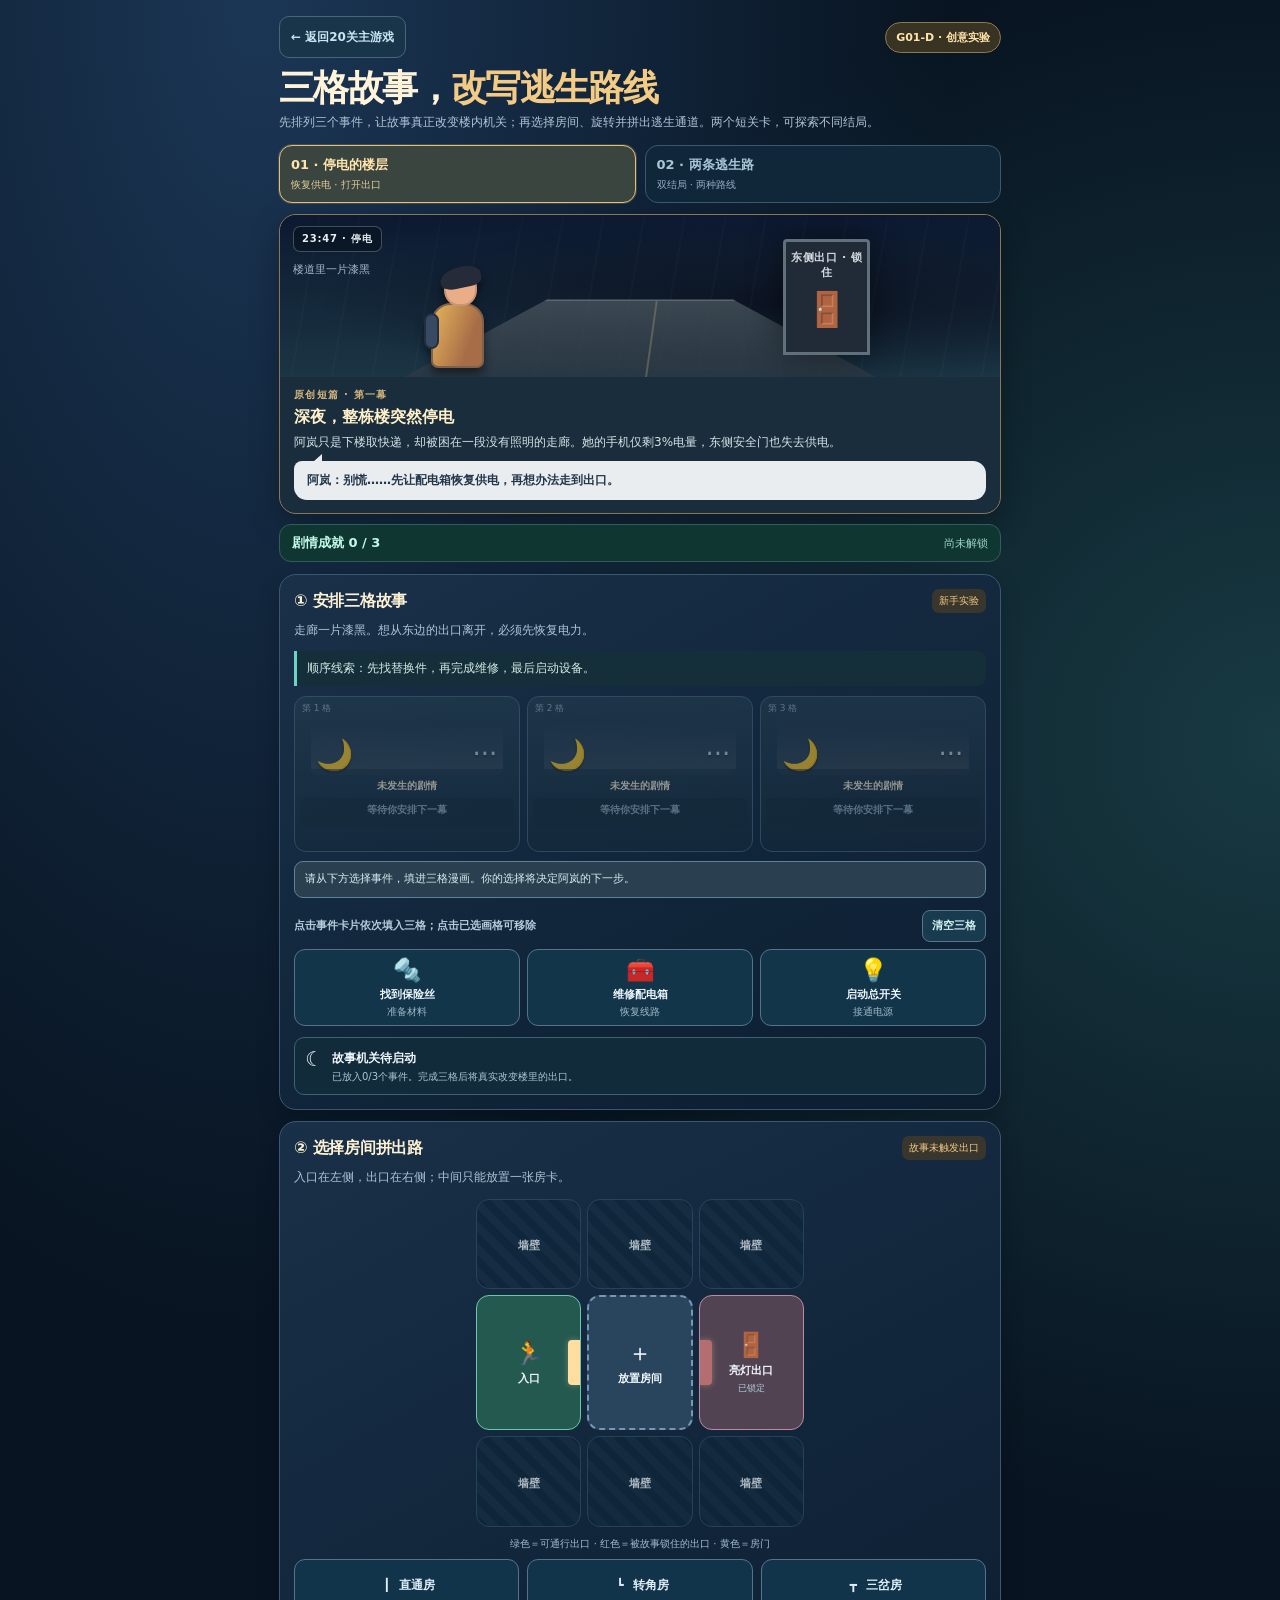
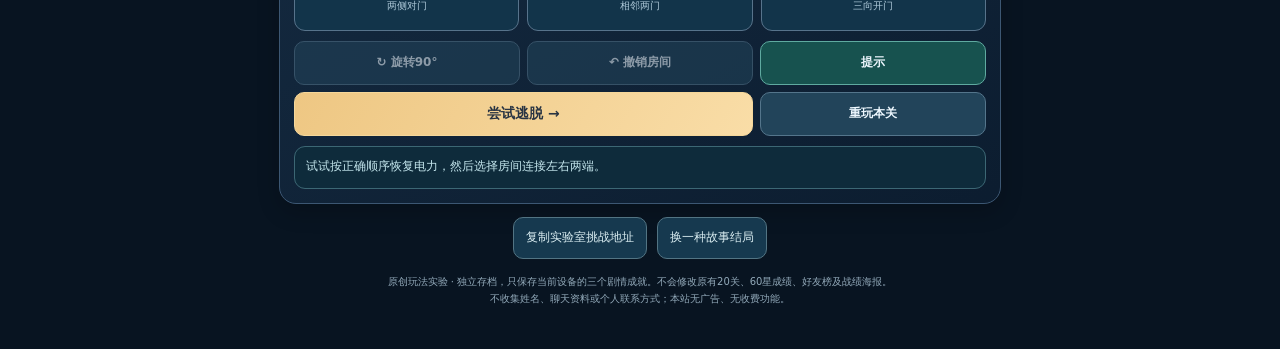
<file: story-lab.html>
<!doctype html>
<html lang="zh-CN">
<head>
<meta charset="utf-8">
<meta name="viewport" content="width=device-width,initial-scale=1,viewport-fit=cover">
<meta name="theme-color" content="#091526">
<meta name="description" content="《今晚拼出路》故事机关实验室V0.2：看见角色、剧情与漫画分镜，排列事件改变房门，解锁不同的逃生结局。">
<title>今晚拼出路｜真正的三格故事 G01-D V0.2</title>
<style>
:root{color-scheme:dark;font-family:system-ui,-apple-system,"PingFang SC","Microsoft YaHei",sans-serif;--bg:#081421;--panel:#152c44;--line:#37516a;--ink:#f2f7ff;--muted:#b1c4d7;--gold:#f4cb85;--mint:#82e1c7;--safe:#b8f4da}
*{box-sizing:border-box}html{background:var(--bg)}body{margin:0;background:radial-gradient(ellipse at 20% 0%,#1b3655 0%,transparent 48%),radial-gradient(ellipse at 100% 38%,#183a42 0%,transparent 46%),var(--bg);color:var(--ink);min-height:100svh}
button,a{font:inherit;-webkit-tap-highlight-color:transparent}button{cursor:pointer}button:focus-visible,a:focus-visible{outline:3px solid #fce7ba;outline-offset:3px}button:disabled{cursor:default;opacity:.56}
.shell{max-width:750px;margin:auto;padding:16px 14px calc(28px + env(safe-area-inset-bottom))}.top{display:flex;justify-content:space-between;align-items:center;gap:10px;margin-bottom:10px}.back{display:inline-flex;align-items:center;gap:5px;text-decoration:none;color:#c9e4f2;background:#18354a;border:1px solid #46667b;border-radius:10px;padding:9px 11px;font-weight:750;font-size:12px;min-height:42px}.top-badge{border:1px solid #90794a;background:#393324;color:#ffe4aa;border-radius:999px;padding:7px 10px;font-size:11px;font-weight:800;white-space:nowrap}
h1{font-size:clamp(25px,6vw,36px);line-height:1.13;margin:10px 0 4px;letter-spacing:-.045em;color:#fff4d9}h1 em{font-style:normal;color:var(--gold)}.intro{font-size:12px;line-height:1.65;margin:0 0 13px;color:var(--muted)}
.stage-tabs{display:grid;grid-template-columns:repeat(2,minmax(0,1fr));gap:9px;margin-bottom:11px}.stage-tab{min-height:58px;text-align:left;padding:9px 11px;color:#a9c6d7;background:#10273a;border:1px solid #3a5870;border-radius:13px;display:flex;flex-direction:column;justify-content:center;gap:4px}.stage-tab.active{background:#3b4540;color:#ffe4ab;border-color:#e6bf77;box-shadow:0 0 0 1px #e6bf7733}.stage-tab strong{font-size:13px}.stage-tab small{font-size:10px;opacity:.85}.progress{display:flex;align-items:center;justify-content:space-between;gap:10px;border:1px solid #315e5c;border-radius:12px;padding:9px 12px;margin-bottom:12px;background:#103632;color:#c2fae7;font-size:12px}.progress strong{font-size:13px}.progress span:last-child{font-size:11px;color:#9bd6c8}
.panel{background:linear-gradient(151deg,rgba(25,49,73,.97),rgba(12,29,48,.97));border:1px solid #3c5773;border-radius:17px;padding:14px;margin:11px 0;box-shadow:0 8px 22px #0003}.section-head{display:flex;align-items:center;justify-content:space-between;gap:9px;margin-bottom:7px}.section-head h2{font-size:16px;letter-spacing:-.015em;margin:0;color:#fff2d4}.section-head .tag{font-size:10px;border-radius:7px;background:#39362d;color:#f5ca83;padding:5px 7px;white-space:nowrap}.brief{margin:4px 0 11px;font-size:12px;color:var(--muted);line-height:1.7}.hint-box{background:#152f3a;border-left:3px solid #6cd4c3;color:#d4ece6;padding:8px 10px;border-radius:0 9px 9px 0;font-size:12px;line-height:1.55;margin:0 0 10px}
.story-frames{display:grid;grid-template-columns:repeat(3,minmax(0,1fr));gap:7px}.frame{min-height:104px;border:1px dashed #637e95;border-radius:12px;background:#183249;color:#b8d0e5;display:flex;flex-direction:column;align-items:center;justify-content:center;gap:3px;text-align:center;padding:6px 3px;position:relative}.frame.filled{border:1px solid #eac17b;background:linear-gradient(160deg,#4d4742,#304d51);color:#fff2cd}.frame .frame-number{position:absolute;top:5px;left:7px;color:#99adbc;font-size:9px}.frame .ico{font-size:25px;line-height:1.2}.frame strong{font-size:11px;line-height:1.28}.frame small{font-size:9px;color:#bfd7de}.story-frames .frame.filled small{color:#ffe6b5}
.picker-heading{display:flex;align-items:center;justify-content:space-between;gap:8px;margin:12px 0 7px;color:#b7cddb;font-size:11px;font-weight:750}.mini{border:1px solid #577688;background:#193b50;border-radius:8px;color:#d5f1ef;padding:5px 9px;font-size:11px;min-height:32px}.story-cards{display:grid;grid-template-columns:repeat(3,minmax(0,1fr));gap:7px}.story-choice{display:flex;flex-direction:column;gap:4px;align-items:center;justify-content:center;text-align:center;min-height:77px;padding:7px 4px;background:#12354a;border:1px solid #53738a;border-radius:11px;color:#eff8ff}.story-choice[disabled]{opacity:.36}.story-choice .emoji{font-size:23px}.story-choice strong{font-size:11px;line-height:1.3}.story-choice small{font-size:10px;line-height:1.25;color:#9eb8c6}.story-effect{display:flex;gap:9px;align-items:flex-start;background:#112b3b;border:1px solid #406175;border-radius:10px;padding:9px 10px;margin-top:11px;min-height:56px}.story-effect.active{background:#173f38;border-color:#65bfa2}.story-effect .effect-icon{font-size:20px;line-height:1.2}.story-effect strong{font-size:12px}.story-effect small{display:block;color:#acc6d6;font-size:10px;line-height:1.6;margin-top:2px}
.game-map{max-width:328px;margin:8px auto 0;display:grid;grid-template-columns:repeat(3,1fr);gap:6px;aspect-ratio:1}.tile{position:relative;border:1px solid #304d66;border-radius:13px;min-width:0;min-height:0;background:#163149;display:flex;flex-direction:column;justify-content:center;align-items:center;gap:4px;overflow:hidden;color:#f3f9fe;padding:0}.tile.wall{background:repeating-linear-gradient(45deg,#0d253a,#0d253a 8px,#162d42 8px,#162d42 16px);opacity:.7}.tile.start{background:#24594f;border-color:#6cc8ab}.tile.exit{background:#514351;border-color:#c288a3}.tile.exit.open{background:#295c4a;border-color:#7ee3ab;box-shadow:inset 0 0 0 2px #a5df9730}.tile.slot{border:2px dashed #7897b5;background:#29455d}.tile.slot.placed{border:1px solid #dfbd87;background:#35556d}.tile.win-path{box-shadow:inset 0 0 0 2px #e6f19c,inset 0 0 15px #79d7a850}.tile .tile-icon{font-size:24px;line-height:1.18}.tile .tile-label{font-size:11px;font-weight:750}.tile .tile-mini{font-size:9px;color:#b0cbdb}.tile .door{position:absolute;background:#ffde9f;box-shadow:0 0 6px #ffdea455;z-index:2}.tile .door.n{top:0;left:33%;height:12%;width:34%;border-radius:0 0 4px 4px}.tile .door.e{right:0;top:33%;width:12%;height:34%;border-radius:4px 0 0 4px}.tile .door.s{bottom:0;left:33%;height:12%;width:34%;border-radius:4px 4px 0 0}.tile .door.w{left:0;top:33%;width:12%;height:34%;border-radius:0 4px 4px 0}.tile.exit:not(.open) .door{background:#b46d70}.board-legend{font-size:10px;color:#a5bccb;text-align:center;margin:10px 0 6px}
.rooms{display:grid;grid-template-columns:repeat(3,minmax(0,1fr));gap:8px;margin-top:8px}.room-card{min-height:72px;border:1px solid #57738b;background:#12344a;border-radius:11px;color:#dfeefa;display:flex;flex-direction:column;gap:5px;align-items:center;justify-content:center}.room-card.selected{border-color:#ffdf9c;background:#4c443b;color:#fff3da;box-shadow:inset 0 0 0 1px #f1d7a561}.room-card b{font-size:12px}.room-symbol{display:inline-block;min-width:17px;transition:transform .18s}.room-card small{color:#b0cbdb;font-size:10px}.controls{display:grid;grid-template-columns:1fr 1fr 1fr;gap:7px;margin:10px 0}.game-btn{background:#22445a;border:1px solid #54758b;color:#eef8ff;font-weight:750;padding:9px 5px;min-height:44px;border-radius:10px;font-size:12px}.game-btn.primary{background:linear-gradient(120deg,#eec783,#f9dda7);color:#293443;border-color:#f5d79a;grid-column:span 2;font-size:14px}.game-btn.secondary{background:#17524f;border-color:#5faaa0}.message{font-size:12px;line-height:1.6;border-radius:11px;background:#0e2b3b;border:1px solid #3c6774;color:#c5e7ee;padding:10px 11px;min-height:43px}.message.good{background:#18483c;border-color:#69bfa0;color:#d7ffe6}.message.bad{background:#473226;border-color:#b27b58;color:#ffe0b0}
.bottom{display:flex;justify-content:center;gap:10px;flex-wrap:wrap;margin-top:13px}.bottom button{padding:10px 12px;min-height:42px;font-size:12px;border:1px solid #527483;border-radius:10px;background:#16394f;color:#dceff3}.disclaimer{font-size:10px;color:#92a9b9;line-height:1.7;text-align:center;margin:14px 4px}
.overlay[hidden]{display:none!important}.overlay{position:fixed;inset:0;z-index:50;background:rgba(3,10,20,.83);backdrop-filter:blur(6px);display:grid;place-items:center;padding:16px}.success-card{max-width:390px;width:100%;background:linear-gradient(155deg,#385c63,#1b314e 72%);border:1px solid #e4ca8e;border-radius:24px;padding:23px 20px;text-align:center;box-shadow:0 20px 70px #0009}.success-card .trophy{font-size:52px;display:block;filter:drop-shadow(0 4px 12px #ead38766)}.success-card h2{font-size:26px;color:#fff0cb;margin:6px 0 5px}.success-card p{font-size:13px;line-height:1.6;color:#d2e2e5}.success-card .achievement{background:#52462c;border:1px solid #d9b96d;border-radius:11px;padding:10px;color:#ffedbd;font-weight:800;font-size:14px;margin:14px 0}.success-buttons{display:grid;grid-template-columns:1fr 1fr;gap:8px;margin-top:12px}.success-buttons button{min-height:45px;border:1px solid #7c9b9b;border-radius:10px;background:#1d4b5a;color:#e8f8ff;font-weight:800;font-size:12px}.success-buttons .primary{background:#f1cc8b;color:#273546;border-color:#fff0bd}
@media(max-width:420px){.shell{padding:9px 10px calc(19px + env(safe-area-inset-bottom))}.panel{padding:10px;margin:9px 0}.intro{font-size:11px;margin-bottom:9px}.progress{margin-bottom:8px;padding:8px 9px}.frame{min-height:88px}.story-choice{min-height:66px}.story-choice .emoji{font-size:20px}.story-choice strong{font-size:10px}.game-map{max-width:min(272px,85vw)}.section-head h2{font-size:15px}.rooms{gap:6px}.room-card{min-height:60px}.brief{margin-bottom:7px}}
@media(prefers-reduced-motion:reduce){*{scroll-behavior:auto!important;animation:none!important}}

/* G01-D V0.2 — visibly tell a story, rather than only listing three actions. */
.scene-prologue{border:1px solid #8c7658;border-radius:17px;overflow:hidden;margin:0 0 10px;background:#192d3c;box-shadow:0 12px 30px #0004}
.scene-art{height:162px;position:relative;overflow:hidden;background:linear-gradient(180deg,#0c1931 0%,#14283a 53%,#1b3545 100%);isolation:isolate}
.scene-art::before{content:'';position:absolute;inset:0;background:repeating-linear-gradient(100deg,transparent 0 37px,#ffffff06 39px 40px),radial-gradient(ellipse at 70% 54%,#0b0f1d 1%,transparent 65%);opacity:.8}
.scene-art::after{content:'';position:absolute;inset:0;background:linear-gradient(90deg,transparent,#ffffff12,transparent);opacity:0;pointer-events:none}
.scene-art.is-powered{background:linear-gradient(180deg,#20394c 0%,#37575d 55%,#5b5f4e 100%)}
.scene-art.is-powered::after{opacity:1;animation:light-up .75s ease-out}
.scene-art.is-lift{background:linear-gradient(180deg,#152342,#28526b 55%,#285747 100%)}
.scene-art.is-stairs{background:linear-gradient(180deg,#203149,#536b67 55%,#406d5c 100%)}
.scene-hall{position:absolute;bottom:-20px;left:12%;right:12%;height:98px;clip-path:polygon(33% 0,67% 0,100% 100%,0 100%);background:linear-gradient(#4c5860,#26313d);border-top:2px solid #74828b;opacity:.74}
.scene-hall::before,.scene-hall::after{content:'';position:absolute;inset:0 48% 0 auto;width:2px;background:#ffe6a429;transform:skewX(-8deg)}
.scene-room{position:absolute;right:18%;top:24px;width:87px;height:116px;background:#202b37;border:3px solid #60717b;border-radius:4px 4px 0 0;box-shadow:0 0 35px #0007;display:grid;place-items:center;transition:.25s}
.scene-art.is-powered .scene-room,.scene-art.is-lift .scene-room,.scene-art.is-stairs .scene-room{background:#38584c;border-color:#b2e3bf;box-shadow:0 0 34px #f5e6a555}
.scene-room-label{position:absolute;top:8px;left:4px;right:4px;text-align:center;color:#d5dbe1;font-size:11px;font-weight:850;letter-spacing:.06em}
.scene-room-icon{font-size:34px;transform:translateY(12px)}
.scene-beam{position:absolute;right:6%;top:-26px;width:180px;height:190px;transform:skewX(-12deg);clip-path:polygon(30% 0,80% 0,100% 100%,0 100%);background:linear-gradient(180deg,#f6d28e35,transparent);opacity:0;transition:opacity .35s}
.scene-art.is-powered .scene-beam,.scene-art.is-lift .scene-beam,.scene-art.is-stairs .scene-beam{opacity:1}
.scene-person{position:absolute;left:20%;bottom:9px;width:65px;height:101px;filter:drop-shadow(0 6px 5px #0007)}
.scene-person .head{position:absolute;left:20px;top:4px;width:33px;height:35px;border-radius:48% 48% 45% 45%;background:#e9ae88;border:2px solid #cb9476;z-index:2}
.scene-person .hair{position:absolute;top:0;left:16px;width:41px;height:21px;border-radius:64% 52% 35% 40%;background:#262b39;z-index:3;transform:rotate(-12deg)}
.scene-person .coat{position:absolute;left:7px;bottom:0;width:53px;height:65px;border-radius:20px 19px 7px 7px;background:linear-gradient(110deg,#e5b35c,#a66d46 72%);border:2px solid #81614b}
.scene-person .backpack{position:absolute;left:0;bottom:19px;width:15px;height:36px;border-radius:9px;background:#384a62;border:2px solid #242e42;z-index:1}
.scene-time{position:absolute;top:11px;left:13px;border:1px solid #ffffff3d;background:#081521ba;padding:5px 8px;border-radius:7px;color:#e5ecf0;font-size:10px;letter-spacing:.08em;font-weight:850}
.scene-ambient{position:absolute;top:47px;left:13px;color:#a7b8c7;font-size:11px;max-width:28%;line-height:1.5}
.scene-copy{padding:11px 14px 13px}
.scene-eyebrow{font-size:10px;letter-spacing:.13em;color:#d3b37c;font-weight:850}
.scene-copy h2{font-size:16px;line-height:1.35;margin:4px 0 4px;color:#fff0c9}
.scene-copy p{font-size:12px;line-height:1.7;color:#d5e2e8;margin:0 0 9px}
.scene-dialogue{background:#e9edf0;color:#23374a;padding:10px 13px;border-radius:8px 13px 13px 13px;line-height:1.55;font-size:12px;font-weight:700;position:relative}
.scene-dialogue::before{content:'';position:absolute;top:-7px;left:19px;border-width:0 0 8px 9px;border-style:solid;border-color:transparent transparent #e9edf0 transparent}
.story-frames .frame{min-height:156px;padding:5px 5px 8px;justify-content:flex-start;gap:3px;background:linear-gradient(180deg,#253e50,#15293a);border:1px solid #45667a}
.story-frames .frame.filled{background:linear-gradient(180deg,#50635c,#253c40);border:1px solid #e0be84}
.comic-picture{position:relative;margin:19px auto 2px;display:flex;align-items:center;justify-content:center;width:90%;height:54px;border-radius:7px;background:linear-gradient(#22384d,#344855);overflow:hidden}
.comic-picture::after{content:'';position:absolute;bottom:0;left:0;right:0;height:6px;background:#172a3d88}
.comic-hero{position:absolute;left:5px;bottom:3px;font-size:30px;filter:drop-shadow(0 2px 1px #0006)}
.comic-object{position:absolute;right:6px;bottom:6px;font-size:26px;filter:drop-shadow(0 2px 1px #0004)}
.comic-empty{font-size:25px;color:#a2b7c5}
.frame .comic-name{font-size:10px;color:#f9ead0;min-height:12px}
.frame .comic-line{display:block;font-size:10px;font-weight:750;color:#fff8e5;line-height:1.35;background:#162b38b8;border-radius:5px;padding:5px 3px;margin-top:2px;min-height:29px;width:100%}
.frame .comic-line.placeholder{color:#95aabc;font-weight:600}
.frame.frame-error{border-color:#e1956b!important}
.story-interlude{font-size:11px;line-height:1.5;margin-top:9px;border-radius:9px;background:#2a4050;border:1px solid #5d8294;padding:9px 10px;color:#d9eff1}
.story-interlude[hidden]{display:none}
.story-interlude.good{background:#194c40;border-color:#85caa7;color:#dcffe7}
.story-interlude.bad{background:#56392c;border-color:#ba8067;color:#ffdfc5}
.ending-tale{background:linear-gradient(145deg,#1d3a46,#204c46);border:1px solid #8bbdac;border-radius:12px;padding:12px;margin:11px 0 0;font-size:13px;line-height:1.7;text-align:left;color:#edf9ef}
.ending-tale strong{color:#ffe0a0;display:block;margin-bottom:3px}
@keyframes light-up{from{opacity:0}35%{opacity:.9}55%{opacity:.1}100%{opacity:1}}
@media(max-width:420px){.scene-art{height:133px}.scene-room{width:69px;height:98px;right:20%;top:20px}.scene-room-icon{font-size:29px}.scene-person{left:18%;transform:scale(.85);transform-origin:bottom left}.scene-copy{padding:9px 11px 11px}.scene-copy h2{font-size:15px}.scene-copy p{font-size:11px}.scene-dialogue{font-size:11px}.story-frames .frame{min-height:141px}.comic-picture{height:48px;margin-top:17px}.comic-hero{font-size:25px}.comic-object{font-size:23px}.frame .comic-line{font-size:9px;padding:4px 2px}.frame .comic-name{font-size:9px}}
</style>
</head>
<body>
<main class="shell">
  <header class="top">
    <a class="back" href="./" aria-label="返回今晚拼出路20关主游戏">← 返回20关主游戏</a>
    <span class="top-badge">G01-D · 创意实验</span>
  </header>
  <h1>三格故事，<em>改写逃生路线</em></h1>
  <p class="intro">先排列三个事件，让故事真正改变楼内机关；再选择房间、旋转并拼出逃生通道。两个短关卡，可探索不同结局。</p>
  <nav class="stage-tabs" aria-label="选择故事关卡">
    <button id="stage0" type="button" class="stage-tab active" aria-pressed="true"><strong>01 · 停电的楼层</strong><small>恢复供电 · 打开出口</small></button>
    <button id="stage1" type="button" class="stage-tab" aria-pressed="false"><strong>02 · 两条逃生路</strong><small>双结局 · 两种路线</small></button>
  </nav>
  <section class="scene-prologue" id="scenePrologue" aria-label="故事剧情开场与进展">
    <div class="scene-art" id="sceneArt" aria-hidden="true">
      <div class="scene-hall"></div><div class="scene-beam"></div>
      <div class="scene-room"><span class="scene-room-label" id="sceneDoorLabel">逃生门 · 锁住</span><span class="scene-room-icon" id="sceneDoorIcon">🚪</span></div>
      <div class="scene-person"><span class="backpack"></span><span class="coat"></span><span class="head"></span><span class="hair"></span></div>
      <span class="scene-time" id="sceneClock">23:47 · 停电</span><span class="scene-ambient" id="sceneAmbient">灯灭了，门也锁了</span>
    </div>
    <div class="scene-copy"><div class="scene-eyebrow" id="sceneEpisode">原创短篇 · 第一幕</div>
      <h2 id="sceneHeading">深夜，整栋楼突然停电</h2><p id="sceneNarration"></p>
      <div class="scene-dialogue" id="sceneDialogue" aria-live="polite"></div>
    </div>
  </section>
  <section class="progress" aria-label="故事成就进度"><strong id="achCount">剧情成就 0 / 3</strong><span id="achLabels">尚未解锁</span></section>
  <section class="panel" aria-labelledby="storyTitle">
    <div class="section-head"><h2 id="storyTitle">① 安排三格故事</h2><span class="tag" id="storyTag">故事机关</span></div>
    <p id="storyIntro" class="brief"></p>
    <div class="hint-box" id="storyHint"></div>
    <div class="story-frames" id="storyFrames" aria-label="三格漫画事件顺序"></div>
    <div class="story-interlude" id="storyInterlude" role="status" aria-live="polite">故事开始了。选出下一步会发生的事，亲手改变结局。</div>
    <div class="picker-heading"><span>点击事件卡片依次填入三格；点击已选画格可移除</span><button class="mini" type="button" id="clearStory">清空三格</button></div>
    <div class="story-cards" id="storyChoices" aria-label="可选择的故事事件"></div>
    <div class="story-effect" id="storyEffect" aria-live="polite"><span class="effect-icon">☾</span><div><strong>尚未改写故事</strong><small>安排三格后，看看机关有什么变化。</small></div></div>
  </section>
  <section class="panel" aria-labelledby="mapTitle">
    <div class="section-head"><h2 id="mapTitle">② 选择房间拼出路</h2><span class="tag" id="mapTag">单张房卡</span></div>
    <p class="brief" id="mapIntro">房门相互对齐，且目标出口已被故事解锁，才能逃出。</p>
    <div class="game-map" id="board" aria-label="可交互的三乘三房间地图"></div>
    <div class="board-legend" id="boardLegend">绿色＝可通行出口 · 红色＝被故事锁住的出口 · 黄色＝房门</div>
    <div class="rooms" id="roomChoices" aria-label="选择三张房卡之一"></div>
    <div class="controls">
      <button class="game-btn" type="button" id="rotate">↻ 旋转90°</button>
      <button class="game-btn" type="button" id="undo">↶ 撤销房间</button>
      <button class="game-btn secondary" type="button" id="hint">提示</button>
      <button class="game-btn primary" type="button" id="escape">尝试逃脱 →</button>
      <button class="game-btn" type="button" id="restart">重玩本关</button>
    </div>
    <div class="message" id="status" role="status" aria-live="polite">先排列三格故事，然后选择房卡放入中间空位。</div>
  </section>
  <div class="bottom"><button type="button" id="share">复制实验室挑战地址</button><button type="button" id="resetStory">换一种故事结局</button></div>
  <p class="disclaimer">原创玩法实验 · 独立存档，只保存当前设备的三个剧情成就。不会修改原有20关、60星成绩、好友榜及战绩海报。<br>不收集姓名、聊天资料或个人联系方式；本站无广告、无收费功能。</p>
</main>
<div class="overlay" id="successOverlay" hidden role="dialog" aria-modal="true" aria-labelledby="winTitle">
  <section class="success-card"><span class="trophy" aria-hidden="true">🏆</span><div style="font-size:11px;letter-spacing:.12em;color:#f3d296;font-weight:800">STORY UNLOCKED</div>
    <h2 id="winTitle">故事改写成功！</h2><p id="winDetails"></p><div id="endingTale" class="ending-tale" aria-label="故事结局"></div><div class="achievement" id="winBadge"></div>
    <div class="success-buttons"><button type="button" id="winBack">查看自己的路线</button><button type="button" id="winNext" class="primary">下一关 →</button></div>
  </section>
</div>
<script>
(() => {
'use strict';
const N=1,E=2,S=4,W=8;
const ROOM_TYPES=[{id:'straight',name:'直通房',icon:'┃',doors:N|S,note:'两侧对门'},{id:'corner',name:'转角房',icon:'┗',doors:N|E,note:'相邻两门'},{id:'tee',name:'三岔房',icon:'┳',doors:N|E|W,note:'三向开门'}];
const levels=[
 {name:'停电的楼层',brief:'走廊一片漆黑。想从东边的出口离开，必须先恢复电力。',hint:'顺序线索：先找替换件，再完成维修，最后启动设备。',
  events:[{id:'fuse',icon:'🔩',name:'找到保险丝',note:'准备材料',line:'工具箱里，真的还有备用件！'},{id:'repair',icon:'🧰',name:'维修配电箱',note:'恢复线路',line:'这根烧断的线，要先接好……'},{id:'power',icon:'💡',name:'启动总开关',note:'接通电源',line:'三、二、一……合闸！'}],
  patterns:[{key:'power',order:['fuse','repair','power'],title:'走廊恢复供电！',details:'东侧出口变亮；现在把中间的房门与入口、出口连起来。',medal:'夜楼修复师',badge:'power'}],
  exits:[{index:5,gate:'power',name:'亮灯出口',icon:'🚪',doors:W}],start:3,description:'入口在左侧，出口在右侧；中间只能放置一张房卡。'},
 {name:'两条逃生路',brief:'楼里有两条可能的逃生路：北侧电梯或东侧安全门。三格故事会决定哪条路打开。',hint:'两组事件各有因果顺序：修好电梯需要备用电池；打开安全门要先处理警报和门闩。',
  events:[{id:'battery',icon:'🔋',name:'找到备用电池',note:'电梯线索',line:'电池还亮着，电梯有救了。'},{id:'connect',icon:'🔌',name:'接通电路',note:'电梯线索',line:'先把备用线路接上。'},{id:'lift',icon:'🛗',name:'启动电梯',note:'电梯结局',line:'叮！电梯真的回来了！'},
          {id:'alarm',icon:'🔔',name:'触发消防警报',note:'安全门线索',line:'启动应急模式，试试消防通道。'},{id:'latch',icon:'🔧',name:'卸下门闩',note:'安全门线索',line:'卡住的门闩终于松动了！'},{id:'stair',icon:'🚪',name:'推开安全门',note:'安全门结局',line:'门开了！我能走消防楼梯！'}],
  patterns:[{key:'lift',order:['battery','connect','lift'],title:'电梯重新启动！',details:'北侧电梯门打开了；需要转角房或三岔房把入口接到北门。',medal:'电梯逃脱者',badge:'lift'},
            {key:'stairs',order:['alarm','latch','stair'],title:'安全门打开！',details:'东侧安全出口已打开；需要横向通道连接入口。',medal:'安全门逃脱者',badge:'stairs'}],
  exits:[{index:1,gate:'lift',name:'电梯出口',icon:'🛗',doors:S},{index:5,gate:'stairs',name:'安全出口',icon:'🚪',doors:W}],start:3,description:'同一张3×3地图，有两个可选出口，只有故事决定的出口才会打开。'}
];
const KEY='g01-story-lab.v0.1';
const $=id=>document.getElementById(id);
const lsRead=()=>{try{return JSON.parse(localStorage.getItem(KEY)||'null')}catch(_){return null}};
const old=lsRead();
const achievements={power:!!old?.achievements?.power,lift:!!old?.achievements?.lift,stairs:!!old?.achievements?.stairs};
let index=old?.stage===1?1:0,selected=[],choice=null,rotation=0,placed=null,winPath=[],lastHint=false;
let lastMessage='';
const evName=(id)=>levels[index].events.find(x=>x.id===id)?.name||'';
const current=()=>levels[index];
const effect=()=>current().patterns.find(p=>p.order.length===selected.length&&p.order.every((x,i)=>x===selected[i]))||null;
const doorsTurn=(mask,t)=>{let v=mask;for(let n=0;n<((t%4)+4)%4;n++)v=((v<<1)&15)|((v&8)>>3);return v};
function save(){try{localStorage.setItem(KEY,JSON.stringify({schema:1,stage:index,achievements}))}catch(_){}}
function message(t,type=''){lastMessage=t;const x=$('status');x.textContent=t;x.className='message'+(type?' '+type:'')}
function renderProgress(){const n=Object.values(achievements).filter(Boolean).length;$('achCount').textContent=`剧情成就 ${n} / 3`;
 const names=[achievements.power?'夜楼修复师':null,achievements.lift?'电梯逃脱者':null,achievements.stairs?'安全门逃脱者':null].filter(Boolean);
 $('achLabels').textContent=n===3?'隐藏称号：故事改写者！':names.length?names.join(' · '):'尚未解锁';}

const STORY_SCENES = [
 {clock:'23:47 · 停电',episode:'原创短篇 · 第一幕',title:'深夜，整栋楼突然停电',
  intro:'阿岚只是下楼取快递，却被困在一段没有照明的走廊。她的手机仅剩3%电量，东侧安全门也失去供电。',
  speech:'阿岚：别慌……先让配电箱恢复供电，再想办法走到出口。',ambience:'楼道里一片漆黑'},
 {clock:'00:12 · 两条出路',episode:'原创短篇 · 第二幕',title:'电梯和消防门，只能先救一条路',
  intro:'楼里的备用电源又跳闸了。电梯停在楼上，右侧消防门也被卡住。阿岚发现两组不同的工具，她必须选择一个结局。',
  speech:'阿岚：是冒险修好电梯，还是打开消防楼梯？我来决定。',ambience:'走廊尽头出现两个方向'}
];
const STORY_ENDINGS = {
 power:{title:'第一幕 · 逃出黑暗',text:'灯光“啪”地亮起来，东侧安全门传来轻轻一声解锁。阿岚穿过自己拼好的走廊，推开门，终于看见楼下便利店的灯光。'},
 lift:{title:'第二幕 · 电梯结局',text:'备用电池接通后，电梯缓缓下降。门重新打开时，阿岚看见清晨的第一缕光落在地面上。她选择了一条勇敢但未知的路。'},
 stairs:{title:'第二幕 · 消防楼梯结局',text:'警报响起，门闩松开。阿岚推开安全门，沿楼梯一路向下。冷风吹在脸上，她知道自己选了一条踏实的路。'}
};
function renderNarrative(){
 const scene=STORY_SCENES[index],p=effect(), last=current().events.find(e=>e.id===selected[selected.length-1]);
 const art=$('sceneArt');art.className='scene-art'+(p?' is-'+p.key:'');
 $('sceneEpisode').textContent=scene.episode;
 $('sceneClock').textContent=scene.clock;
 $('sceneAmbient').textContent=p?'故事改变了建筑状态':scene.ambience;
 $('sceneHeading').textContent=p?(p.key==='power'?'灯亮了！东侧出口开启':p.key==='lift'?'叮！北侧电梯恢复运转':'咔哒！右侧消防门开启'):scene.title;
 $('sceneNarration').textContent=p?(p.key==='power'?'阿岚把配电箱修好，楼道的灯依次亮起。出口已开，但还差一块能通行的房间。':p.key==='lift'?'电梯灯亮起，阿岚决定冒险走北边。她还要把中间房间连通。':'消防通道的门闩松了，阿岚决定走右侧安全出口。房间路线还需要自己拼。'):scene.intro;
 $('sceneDialogue').textContent=p?(p.key==='power'?'阿岚：灯亮了！现在只差把走廊接起来。':p.key==='lift'?'阿岚：电梯回来了！快把北边的路拼通。':'阿岚：安全门开了！把路接到东边就行。'):last?`阿岚：${last.line}`:scene.speech;
 $('sceneDoorLabel').textContent=p?(p.key==='power'?'出口 · 已通电':p.key==='lift'?'电梯 · 已启动':'消防门 · 已打开'):index===0?'东侧出口 · 锁住':'电梯／消防门 · 关闭';
 $('sceneDoorIcon').textContent=p?.key==='lift'?'🛗':'🚪';
 const info=$('storyInterlude');const bad=selected.length===3&&!p;
 info.className='story-interlude'+(p?' good':bad?' bad':'');
 info.textContent=p?`剧情反转：${p.title} 阿岚改变了楼内机关，现在轮到你拼接逃生路线。`:
   bad?'剧情还没接上：事件次序不合理，楼内机关没有变化。点上方画格撤回重排。':
   selected.length?`漫画进行到第${selected.length}格：${last?.line||''} 再选下一步。`:'请从下方选择事件，填进三格漫画。你的选择将决定阿岚的下一步。';
}
function renderStory(){
 $('storyIntro').textContent=current().brief;$('storyHint').textContent=current().hint;
 $('storyTag').textContent=index===0?'新手实验':'双结局实验';
 $('storyFrames').replaceChildren();
 for(let i=0;i<3;i++){
   const card=current().events.find(x=>x.id===selected[i]);const b=document.createElement('button');b.type='button';b.className='frame'+(card?' filled':'');
   b.setAttribute('aria-label',card?`第${i+1}格：${card.name}，点击移除`:`第${i+1}格，等待选择故事事件`);
   b.innerHTML=`<span class="frame-number">第 ${i+1} 格</span><span class="comic-picture"><span class="comic-hero">${card?'🧑':'🌙'}</span><span class="comic-object">${card?.icon||'···'}</span></span><strong class="comic-name">${card?.name||'未发生的剧情'}</strong><span class="comic-line${card?'':' placeholder'}">${card?card.line:'等待你安排下一幕'}</span>`;
   b.disabled=!card;b.addEventListener('click',()=>{selected.splice(i,1);winPath=[];render();message('已移除该画格，可重新安排事件。')});$('storyFrames').append(b);
 }
 $('storyChoices').replaceChildren();
 current().events.forEach(ev=>{const b=document.createElement('button');b.type='button';b.className='story-choice';b.disabled=selected.includes(ev.id)||selected.length===3;
   b.innerHTML=`<span class="emoji">${ev.icon}</span><strong>${ev.name}</strong><small>${ev.note}</small>`;
   b.addEventListener('click',()=>{selected.push(ev.id);winPath=[];render();const p=effect();
     if(p)message(`${p.title} 可以继续拼房间了！`,'good');
     else if(selected.length===3)message('这个顺序没能改变机关，点击任意画格调整故事顺序。','bad');
     else message(`已安排第${selected.length}格，再选下一件事。`)});$('storyChoices').append(b)});
 renderNarrative();
 const p=effect();const effectEl=$('storyEffect');effectEl.className='story-effect'+(p?' active':'');
 effectEl.innerHTML=p?`<span class="effect-icon">✨</span><div><strong>${p.title}</strong><small>${p.details}</small></div>`:
 `<span class="effect-icon">☾</span><div><strong>${selected.length===3?'故事顺序未能触发机关':'故事机关待启动'}</strong><small>${selected.length===3?'请调整事件顺序，找到另一种结局。':`已放入${selected.length}/3个事件。完成三格后将真实改变楼里的出口。`}</small></div>`;
}
const directions=[{bit:N,other:S,delta:-3,name:'n'},{bit:E,other:W,delta:1,name:'e'},{bit:S,other:N,delta:3,name:'s'},{bit:W,other:E,delta:-1,name:'w'}];
function tileInfo(pos){if(pos===current().start)return {type:'start',name:'入口',icon:'🏃',doors:E,open:true};
 if(pos===4)return placed?{type:'slot placed',name:ROOM_TYPES.find(x=>x.id===placed.kind).name,icon:ROOM_TYPES.find(x=>x.id===placed.kind).icon,doors:doorsTurn(ROOM_TYPES.find(x=>x.id===placed.kind).doors,placed.rotation),open:true}:{type:'slot',name:'放置房间',icon:'＋',doors:0,open:true};
 const ex=current().exits.find(x=>x.index===pos);if(ex)return {type:'exit',name:ex.name,icon:ex.icon,doors:ex.doors,open:effect()?.key===ex.gate,gate:ex.gate};
 return {type:'wall',name:'墙壁',icon:'',doors:0,open:false};}
function connected(a,b){const ra=tileInfo(a),rb=tileInfo(b);if(!ra.open||!rb.open)return false;const dir=directions.find(d=>{const n=a+d.delta;return n===b && !(d.bit===E&&a%3===2) && !(d.bit===W&&a%3===0)});
 return !!dir&&(ra.doors&dir.bit)!==0&&(rb.doors&dir.other)!==0;}
function getPath(){const open=current().exits.find(x=>x.gate===effect()?.key);if(!open)return null;
 const queue=[{pos:current().start,path:[current().start]}], seen=new Set([current().start]);
 for(let i=0;i<queue.length;i++){const row=queue[i];if(row.pos===open.index)return row.path;
   for(const d of directions){const next=row.pos+d.delta;if(next<0||next>8)continue;
     if(d.bit===E&&row.pos%3===2||d.bit===W&&row.pos%3===0)continue;
     if(connected(row.pos,next)&&!seen.has(next)){seen.add(next);queue.push({pos:next,path:[...row.path,next]});}}
 }
 return null;}
function renderBoard(){const map=$('board');map.replaceChildren();const path=new Set(winPath);for(let i=0;i<9;i++){
 const t=tileInfo(i);const node=document.createElement(i===4?'button':'div');if(i===4)node.type='button';
 node.className='tile '+t.type+(t.type==='exit'&&t.open?' open':'')+(path.has(i)?' win-path':'');node.setAttribute('aria-label',t.name+(t.type==='exit'?(t.open?'，已打开':'，暂时锁住'):''));
 if(i===4)node.addEventListener('click',placeRoom);
 node.innerHTML=`<span class="tile-icon">${t.icon}</span>${t.name?`<span class="tile-label">${t.name}</span>`:''}${t.type==='exit'?`<span class="tile-mini">${t.open?'已开启':'已锁定'}</span>`:''}`;
 for(const d of directions){if(t.doors & d.bit){const e=document.createElement('i');e.className='door '+d.name;node.append(e)}}map.append(node);
 }}
function renderRooms(){const deck=$('roomChoices');deck.replaceChildren();ROOM_TYPES.forEach(c=>{const b=document.createElement('button');b.type='button';b.className='room-card'+(choice===c.id?' selected':'');b.disabled=!!placed;
 b.innerHTML=`<b><span class="room-symbol" style="transform:rotate(${choice===c.id?rotation*90:0}deg)">${c.icon}</span> ${c.name}</b><small>${c.note}${choice===c.id?' · '+rotation*90+'°':''}</small>`;b.addEventListener('click',()=>{choice=c.id;rotation=0;renderRooms();message(`已选${c.name}。可旋转房门，再点击地图中央「＋」放置。`)});deck.append(b)});
 $('rotate').disabled=!choice||!!placed;$('undo').disabled=!placed;}
function render(){renderProgress();renderStory();renderBoard();renderRooms();$('stage0').classList.toggle('active',index===0);$('stage1').classList.toggle('active',index===1);
 $('stage0').setAttribute('aria-pressed',String(index===0));$('stage1').setAttribute('aria-pressed',String(index===1));
 $('mapIntro').textContent=current().description;
 $('mapTag').textContent=effect()?`已开启：${effect().key==='power'?'亮灯出口':effect().key==='lift'?'电梯出口':'安全出口'}`:'故事未触发出口';
}
function placeRoom(){if(placed){message('中央已经放置了房间，需要换方向请先点「撤销房间」。','bad');return}
 if(!choice){message('先选下方的一张房卡。','bad');return}
 placed={kind:choice,rotation};winPath=[];render();message('房间已放置。现在检查故事是否打开出口，以及房门是否正确对齐。')}
function resetStage(newIndex=index){index=newIndex;selected=[];choice=null;rotation=0;placed=null;winPath=[];lastHint=false;save();render();message(index===0?'从三格故事开始，恢复走廊供电。':'试着选电梯路线或安全门路线，发现不同结局。')}
function showWin(p,path){const was=!!achievements[p.badge];achievements[p.badge]=true;save();renderProgress();
 $('winTitle').textContent=p.title;$('winDetails').textContent=`路线通过${path.length}间房。${index===1?'这只是两条结局之一，换另一组三格事件，可能会找到不同出口。':'你用故事改写了机关，再用房间拼出了逃生路线。'}`;
 $('endingTale').innerHTML=`<strong>${STORY_ENDINGS[p.key].title}</strong>${STORY_ENDINGS[p.key].text}`;
 $('winBadge').textContent=(was?'已获得：':'解锁新成就：')+p.medal+(Object.values(achievements).every(Boolean)?' · 追加称号「故事改写者」':'');
 $('winNext').textContent=index===0?'进入第二关 →':'换一种结局 →';$('successOverlay').hidden=false;$('winNext').focus();}
function tryEscape(){const p=effect();if(selected.length!==3){message('还差三格故事，先把故事事件按因果顺序排好。','bad');return}
 if(!p){message('这个事件顺序没有打开任何出口。调整三格故事再试。','bad');return}
 if(!placed){message('故事改变了机关，但中间还缺一间房。选一张房卡放在中央。','bad');return}
 const path=getPath();if(!path){message('出口已经开启，但房门没有连通。撤销中间房间，换张房卡或旋转方向。','bad');return}
 winPath=path;render();message(`逃脱成功！触发${p.key==='power'?'供电':p.key==='lift'?'电梯':'安全门'}故事，找到${path.length}间房的通路。`,'good');showWin(p,path);}
function hint(){const p=effect();if(!p){const expected=index===0?levels[0].patterns[0]:levels[1].patterns[0];message(`故事提示：${expected.order.map(evName).join(' → ')}。第二关还有另一种解法。`);return}
 if(!placed){message(p.key==='lift'?'北侧电梯出口：中央需要向西和向北开门。': '中央房间要能连接入口的西门，再连接出口所在方向。');return}
 if(!getPath()){message(p.key==='lift'?'北出口需要中央房间拥有「西门＋北门」。':'东出口需要中央房间拥有「西门＋东门」。');return}
 message('所有条件都满足了，点「尝试逃脱」即可！','good');}
function share(){const link=location.origin+location.pathname;const text=`《今晚拼出路》故事机关实验室：三格故事改变逃脱路线！挑战两种结局：${link}`;
 if(navigator.clipboard?.writeText){navigator.clipboard.writeText(text).then(()=>message('挑战地址已复制。可发送微信或QQ好友一起探索不同结局。','good')).catch(()=>message(`复制受到浏览器限制，请手动复制：${link}`))}
 else message(`请长按复制地址：${link}`);}
$('stage0').addEventListener('click',()=>resetStage(0));$('stage1').addEventListener('click',()=>resetStage(1));
$('clearStory').addEventListener('click',()=>{selected=[];winPath=[];render();message('三格故事已清空，可以重排。')});
$('rotate').addEventListener('click',()=>{if(!choice||placed)return;rotation=(rotation+1)%4;renderRooms();message(`房卡已旋转 ${rotation*90}°。放置后再试逃脱。`);});
$('undo').addEventListener('click',()=>{placed=null;winPath=[];render();message('已撤销房间，重新选择房卡和朝向。')});
$('escape').addEventListener('click',tryEscape);$('restart').addEventListener('click',()=>resetStage());$('hint').addEventListener('click',hint);
$('share').addEventListener('click',share);$('resetStory').addEventListener('click',()=>{selected=[];placed=null;choice=null;rotation=0;winPath=[];render();message('已清空当前故事与房间。尝试另一个结局吧！')});
$('winBack').addEventListener('click',()=>{$('successOverlay').hidden=true;});
$('winNext').addEventListener('click',()=>{$('successOverlay').hidden=true;if(index===0)resetStage(1);else resetStage(1)});
document.addEventListener('keydown',e=>{if(e.key==='Escape'&&!$('successOverlay').hidden)$('successOverlay').hidden=true;});
render();message(index===0?'试试按正确顺序恢复电力，然后选择房间连接左右两端。':'任选一种故事结局；成功后再尝试另一种，收集双结局成就。');
})();
</script>
</body>
</html>
</file>
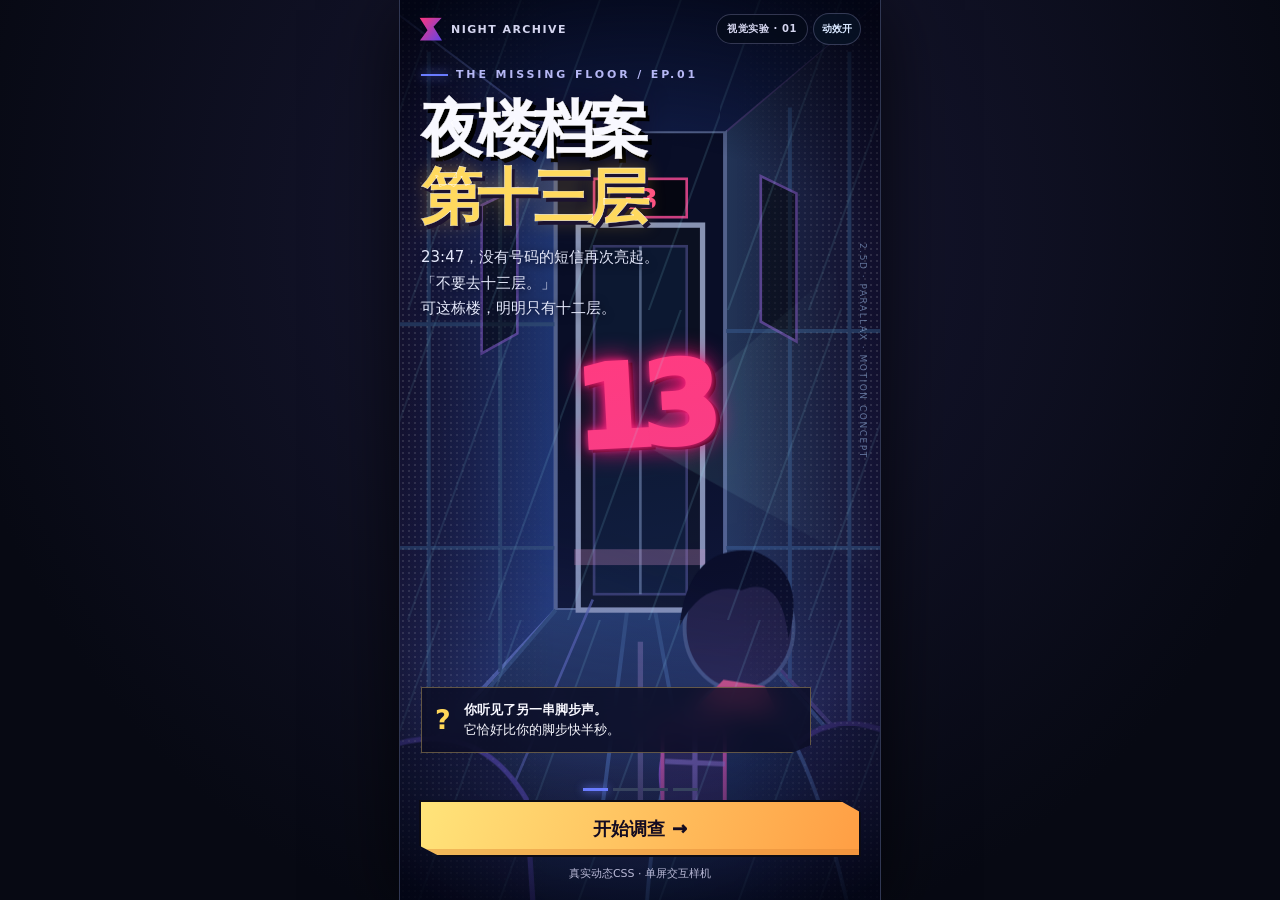
<file: visual-25d.html>
<!doctype html>
<html lang="zh-CN">
<head>
<meta charset="utf-8">
<meta name="viewport" content="width=device-width, initial-scale=1, viewport-fit=cover, user-scalable=no">
<meta name="theme-color" content="#08091b">
<title>夜楼档案｜2.5D动态视觉实验</title>
<style>
:root{font-family:system-ui,-apple-system,"PingFang SC","Microsoft YaHei",sans-serif;color:#f8f8ff;background:#070916;--mood:#6a7cff;--glow:rgba(83,110,255,.5);--back-x:0px;--back-y:0px;--mid-x:0px;--mid-y:0px;--front-x:0px;--front-y:0px;--gold:#ffd66e}
*{box-sizing:border-box}html,body{margin:0;width:100%;height:100%;overflow:hidden}button{font:inherit;cursor:pointer;-webkit-tap-highlight-color:transparent}button:focus-visible{outline:2px solid #fff;outline-offset:3px}
body{display:grid;place-items:center;background:radial-gradient(ellipse at 50% 25%,#191936,#070913 77%)}
#app{position:relative;width:min(100%,480px);height:100dvh;min-height:460px;overflow:hidden;isolation:isolate;background:#090d20;box-shadow:0 0 0 1px #303753,0 10px 70px #000b;touch-action:pan-y}
#app[data-mood="danger"]{--mood:#ff285f;--glow:rgba(255,39,93,.58)}#app[data-mood="discover"]{--mood:#35dfd7;--glow:rgba(22,211,213,.45)}#app[data-mood="truth"]{--mood:#a977fb;--glow:rgba(173,87,255,.48)}#app[data-mood="hope"]{--mood:#ffc34b;--glow:rgba(255,194,57,.56)}
.backdrop{position:absolute;inset:0;overflow:hidden;background:radial-gradient(ellipse at 50% 46%,var(--glow),transparent 42%),linear-gradient(160deg,#090a20 14%,#07192a 46%,#0a081e 100%);transition:background .9s}
.backdrop:after{content:"";position:absolute;inset:0;pointer-events:none;background:radial-gradient(circle,#0000 60%,#01030fdc 97%),linear-gradient(90deg,#08091d55,transparent 32%,transparent 70%,#08091b55);z-index:13}
/* Three separate graphic planes: far skyline, corridor, silhouetted foreground. */
.parallax{position:absolute;inset:-3%;will-change:transform;transition:transform .35s ease-out}
.sky{z-index:1;transform:translate(var(--back-x),var(--back-y)) scale(1.05)}
.sky svg{position:absolute;inset:0;width:100%;height:100%}
.sky:before{content:"";position:absolute;inset:0;background:radial-gradient(ellipse at 60% 26%,#2f3f923d,transparent 39%);mix-blend-mode:screen}
.corridor{z-index:3;transform:translate(var(--mid-x),var(--mid-y)) scale(1.04);transition:transform .4s ease-out}
.corridor svg{position:absolute;inset:0;width:100%;height:100%}
.fore{z-index:5;transform:translate(var(--front-x),var(--front-y)) scale(1.02);transition:transform .3s ease-out}
.fore svg{position:absolute;inset:0;width:100%;height:100%}
.beam{position:absolute;left:50%;top:33%;width:46%;height:34%;z-index:4;pointer-events:none;transform-origin:8% 55%;transform:rotate(-8deg);clip-path:polygon(0 46%,100% 0,100% 100%);background:linear-gradient(90deg,#a4fff421,#b8e5ff03);mix-blend-mode:screen;animation:sweep 9s ease-in-out infinite alternate}
@keyframes sweep{0%,18%{transform:rotate(-12deg);opacity:.20}42%,70%{transform:rotate(10deg);opacity:.58}100%{transform:rotate(-5deg);opacity:.3}}
.fog{position:absolute;z-index:6;inset:42% -35% 0;pointer-events:none;background:radial-gradient(ellipse at 30% 90%,#475b9270,transparent 49%),radial-gradient(ellipse at 76% 83%,#6946a450,transparent 37%);filter:blur(22px);opacity:.6;animation:fogmove 12s ease-in-out infinite alternate}
@keyframes fogmove{from{transform:translateX(-10%)}to{transform:translateX(13%)}}
.rain{position:absolute;inset:0;z-index:9;opacity:.48;pointer-events:none;background-image:repeating-linear-gradient(110deg,transparent 0,transparent 36px,#9af3ff42 37px,#9af3ff42 38px,transparent 39px,transparent 76px);background-size:160px 310px;animation:rainfall .64s linear infinite}
@keyframes rainfall{to{background-position:-70px 310px}}
.halftone{position:absolute;inset:0;z-index:8;pointer-events:none;opacity:.18;background-image:radial-gradient(#fff 0.75px,transparent 1px);background-size:6px 6px;mask-image:linear-gradient(90deg,#000 0,transparent 32%,transparent 70%,#000 100%)}
.neon{position:absolute;top:39%;left:50%;z-index:6;transform:translateX(-50%) rotate(-3deg);font-weight:1000;font-size:clamp(75px,23vw,114px);line-height:1;color:#ff3b81;text-shadow:0 0 7px #ff267e,0 0 24px #ff1270,4px 3px 0 #000;letter-spacing:-.11em;animation:neonflicker 6s infinite}
@keyframes neonflicker{0%,86%,90%,100%{opacity:1}87%,89%{opacity:.2}92%{opacity:.8}}
.backdrop[data-open="1"] .neon{animation:neonflicker 6s infinite,gateopen 1s ease-out 1}
@keyframes gateopen{50%{text-shadow:0 0 8px #fff,0 0 85px var(--mood),0 0 145px var(--mood)}}
.mood-strip{position:absolute;z-index:10;inset:0;pointer-events:none;background:linear-gradient(170deg,transparent 40%,var(--glow) 100%);opacity:.38;transition:background .8s}
.flash{position:absolute;inset:0;z-index:18;pointer-events:none;background:#fff;opacity:0}
.flash.pulse{animation:flashbang .48s ease-out}
@keyframes flashbang{0%{opacity:0}16%{opacity:.55}100%{opacity:0}}
/* comic panels stay fixed while environment gains subtle apparent depth */
.corner-label{position:absolute;top:calc(13px + env(safe-area-inset-top));left:19px;right:19px;z-index:20;display:flex;align-items:center;justify-content:space-between;font-size:11px;color:#d4d5ef;letter-spacing:.13em;font-weight:760}
.lettermark{display:flex;align-items:center;gap:9px}.lettermark:before{content:"";width:23px;height:23px;display:inline-block;background:linear-gradient(130deg,#ff357b,#6144e7);clip-path:polygon(2% 0,100% 0,63% 40%,100% 100%,4% 100%,37% 55%);box-shadow:0 0 13px #ff2977}
.pill{padding:7px 10px;border:1px solid #787aa466;border-radius:99px;background:#050b19ac;backdrop-filter:blur(8px);font-size:10px;letter-spacing:.06em}
.corner-tools{display:flex;align-items:center;gap:5px}.motion-toggle{border:1px solid #787aa466;background:#071224df;color:#d8e7ff;border-radius:99px;min-height:32px;white-space:nowrap;font-size:10px;font-weight:750;padding:5px 8px}.motion-toggle[aria-pressed="false"]{color:#a6abc0;border-color:#505775}#app.motion-off .rain,#app.motion-off .fog,#app.motion-off .beam,#app.motion-off .neon,#app.motion-off .relic,#app.motion-off .reward-glow:before,#app.motion-off .reward-glow:after{animation:none!important}#app.motion-off .parallax{transform:none!important;transition:none!important}
.screen{position:absolute;inset:0;z-index:16;display:none;flex-direction:column;align-items:stretch;overflow-y:auto;padding:calc(68px + env(safe-area-inset-top)) 21px calc(109px + env(safe-area-inset-bottom));scrollbar-width:none;overscroll-behavior:contain}
.screen::-webkit-scrollbar{display:none}.screen.active{display:flex;animation:screenin .38s ease-out}
@keyframes screenin{from{opacity:0;transform:translateY(14px)}to{opacity:1;transform:none}}
.kicker{font-size:11px;font-weight:900;color:#b6b8f5;letter-spacing:.26em;display:flex;align-items:center;gap:8px}.kicker:before{content:"";width:27px;height:2px;background:var(--mood);box-shadow:0 0 11px var(--mood)}
h1,h2,p{margin:0}h1{margin-top:14px;font-size:clamp(43px,12.7vw,61px);font-weight:1000;line-height:1.11;letter-spacing:-.085em;text-shadow:4px 4px #000,0 0 22px #110b24;-webkit-text-stroke:.4px #fff}
h1 em{font-style:normal;color:#ffd95e;text-shadow:3px 4px #1c1330,0 0 18px #f7b33775}
.lead{font-size:15px;color:#e4e8fb;line-height:1.7;margin-top:15px;max-width:300px;text-shadow:0 2px 8px #03091d}
.note{font-size:12px;line-height:1.65;color:#d3cde9}
.cover .story-note{position:absolute;left:21px;right:21px;bottom:calc(147px + env(safe-area-inset-bottom));display:flex;align-items:center;gap:13px;max-width:390px;background:#090b20c7;padding:12px 13px;border:1px solid #ffdb7859;box-shadow:0 7px 29px #0008;backdrop-filter:blur(12px);clip-path:polygon(0 0,100% 0,100% 88%,95% 100%,0 100%)}
.story-note strong{font-size:27px;color:#ffd759}.story-note p{font-size:13px;line-height:1.55}
.bottom{position:absolute;bottom:calc(19px + env(safe-area-inset-bottom));left:19px;right:19px;z-index:22;display:flex;gap:9px;align-items:stretch;flex-direction:column}
.cta{width:100%;min-height:57px;border:2px solid #0c0b15;background:linear-gradient(110deg,#ffe47a,#ff9e44);color:#130b21;font-weight:1000;font-size:18px;letter-spacing:.01em;clip-path:polygon(0 0,95% 0,100% 22%,100% 100%,5% 100%,0 80%);box-shadow:inset 0 -6px 0 #e0873670;transition:filter .2s,transform .15s}
.cta:active{transform:scale(.975);filter:brightness(1.1)}.cta:disabled{filter:grayscale(.8);opacity:.6}.under-cta{font-size:11px;color:#b9b9d6;text-align:center}
.glass{border:1px solid #d4ddff3a;background:linear-gradient(140deg,#111a33e8,#0c1428ea);box-shadow:0 10px 25px #01040e88, inset 0 1px #ffffff25;backdrop-filter:blur(14px)}
.story h2,.route h2,.reward h2{font-size:28px;font-weight:1000;line-height:1.12;margin:9px 0 8px;letter-spacing:-.06em;text-shadow:2px 2px #050616}
.screen-sub{font-size:13px;color:#c7cce0;line-height:1.5}
.story-step{display:flex;gap:8px;margin:18px 0 10px}.stepbox{flex:1;height:43px;border:1px dashed #96a2c077;display:flex;align-items:center;justify-content:center;background:#0e1534b8;color:#b0b6cf;font-size:12px;font-weight:800;position:relative;transform:skewX(-4deg)}.stepbox.filled{background:color-mix(in srgb,var(--mood) 22%,#0c1024);border:1px solid var(--mood);color:#fff}.stepbox:before{content:attr(data-number);position:absolute;left:5px;top:3px;font-size:9px;color:#8793af}
.event-list{display:grid;gap:9px;margin-top:7px}.event{width:100%;min-height:76px;display:flex;align-items:center;text-align:left;gap:13px;padding:11px 12px;color:#fff;border:1px solid #6b7498a0;clip-path:polygon(0 0,96% 0,100% 19%,100% 100%,4% 100%,0 83%);background:linear-gradient(115deg,#1d2851e8,#0b1429ed);transition:transform .2s,background .25s}.event:disabled{opacity:.46}.event:active{transform:scale(.985)}.event-icon{flex-shrink:0;width:52px;height:51px;display:grid;place-items:center;font-size:27px;background:radial-gradient(circle at 30% 20%,#55709e,#0b1536);border:1px solid #8ca0bd;box-shadow:3px 3px 0 #050a1a}.event strong{display:block;font-size:16px}.event small{display:block;font-size:11px;color:#c0cbe0;margin-top:5px;line-height:1.35}
.reaction{margin-top:11px;padding:10px 12px;border-left:4px solid var(--mood);color:#e2ebff;background:#0b0e27c9;font-size:12px;min-height:41px;line-height:1.55}
.route .map{width:min(100%,322px);margin:20px auto 12px;position:relative;display:grid;grid-template-columns:repeat(3,minmax(0,1fr));grid-template-rows:repeat(3,94px);gap:6px;transform:perspective(900px) rotateX(11deg) rotateZ(-2deg);box-shadow:0 20px 35px #000a}.room{position:relative;background:linear-gradient(145deg,#152c4f,#0c1429);border:2px solid #40537f;display:grid;place-items:center;color:#d1dbed;font-size:11px;font-weight:800;text-align:center;min-width:0}.room.wall{background:repeating-linear-gradient(135deg,#13162d 0 11px,#1c203b 11px 21px);opacity:.48}.room.start{background:linear-gradient(160deg,#175a64,#093337);border-color:#6ae9e2}.room.exit{background:linear-gradient(160deg,#5e315d,#30182e);border-color:#ffbc59}.room.slot{background:#181b37;border:2px dashed var(--mood);font-size:28px;cursor:pointer;box-shadow:inset 0 0 25px #25286f}.room.fitted{border-color:#ffcf5d;background:linear-gradient(140deg,#2c476a,#203052)}.room .door{position:absolute;background:#ffd666;box-shadow:0 0 10px #ffc55dbb;z-index:2}.room .door.n{top:-2px;left:36%;width:28%;height:9px}.room .door.s{bottom:-2px;left:36%;width:28%;height:9px}.room .door.w{left:-2px;top:36%;height:28%;width:9px}.room .door.e{right:-2px;top:36%;height:28%;width:9px}
.cards{display:flex;gap:8px;margin:10px 0}.map-card{flex:1;min-height:68px;padding:8px 6px;background:#131b36ea;color:#f7f8ff;border:1px solid #6680a3;text-align:center;font-size:12px;font-weight:800}.map-card.active{border:2px solid #ffd66c;background:#293853}.map-card span{display:block;font-size:24px;margin-bottom:4px}
.mini-controls{display:flex;gap:8px}.mini-controls button{flex:1;min-height:43px;border:1px solid #9daace;background:#152042e8;color:#fff;font-weight:750}.mini-controls button:active{background:#253a64}
.route-info{margin-top:9px;font-size:12px;color:#e6dbff;line-height:1.5;background:#080e22d7;padding:8px 10px;border-left:3px solid var(--mood)}
.reward{justify-content:flex-start}.reward-glow{display:grid;place-items:center;margin:16px auto 7px;width:230px;height:211px;background:radial-gradient(circle,#ffc35b80 0%,#e98e3040 32%,transparent 67%);filter:drop-shadow(0 0 20px #f3ae4b5d)}.relic{height:142px;width:116px;position:relative;transform:rotate(-11deg);border:3px solid #ffe8a1;background:linear-gradient(145deg,#513e45,#1b1d3f 60%,#071225);box-shadow:0 0 0 9px #e5ae4a22,0 0 25px #ffb93ea6,15px 20px 30px #0008;display:grid;place-items:center;animation:floatrelic 3.2s ease-in-out infinite}.relic:before{content:"";position:absolute;inset:8px;border:1px solid #ffdc8e5a}.relic b{font-size:67px;color:#ffb652;text-shadow:0 0 24px #ffc154}.relic small{position:absolute;bottom:7px;font-size:9px;color:#ffe7bc}.reward-glow:before,.reward-glow:after{content:"✦";position:absolute;color:#ffe6a6;font-size:28px;animation:sparkle 1.4s ease-in-out infinite alternate}.reward-glow:before{transform:translate(-103px,-65px)}.reward-glow:after{transform:translate(103px,44px);animation-delay:.65s}
@keyframes floatrelic{0%,100%{transform:translateY(6px) rotate(-11deg)}50%{transform:translateY(-8px) rotate(-7deg)}}@keyframes sparkle{from{opacity:.15;filter:blur(2px)}to{opacity:1;filter:blur(0)}}
.reward-contents{padding:17px;max-width:400px}.reward-contents h2{font-size:31px;color:#ffda74;text-align:center}.reward-contents .lead2{font-size:14px;line-height:1.65;color:#f2e9d6;text-align:center}.relic-desc{margin-top:15px;background:#080e24dc;border-left:4px solid #ffd066;padding:13px;font-size:13px;line-height:1.7}.reward .bottom{left:19px;right:19px}
.mood-guide{display:flex;justify-content:center;gap:5px;padding:0 10px}.dot{width:25px;height:3px;background:#36435e}.dot.on{background:var(--mood);box-shadow:0 0 8px var(--mood)}
.camera-hint{position:absolute;z-index:14;right:12px;top:27%;font-size:9px;color:#accfff82;writing-mode:vertical-rl;letter-spacing:.17em}
#app[data-screen="story"] .corridor,#app[data-screen="route"] .corridor{filter:brightness(.72) saturate(1.2)}#app[data-screen="reward"] .corridor{filter:brightness(.42)}
@media(max-height:780px){.screen{padding-top:calc(57px + env(safe-area-inset-top));padding-bottom:calc(95px + env(safe-area-inset-bottom))}.story h2,.route h2{font-size:25px}.event{min-height:65px}.event-icon{height:42px;width:45px}.route .map{grid-template-rows:repeat(3,75px);margin:10px auto}.reward-glow{height:175px;margin:4px auto}.relic{transform:scale(.85)}.lead{margin-top:6px}.cover .story-note{bottom:calc(135px + env(safe-area-inset-bottom))}}
@media(max-height:640px){.cover .story-note{display:none}.route .map{grid-template-rows:repeat(3,61px)}.screen{padding-top:45px}.event{min-height:57px}.event small{display:none}.story-step{margin:7px 0}.reward-glow{height:110px}.relic{height:108px;width:90px}.relic b{font-size:47px}}
@media(prefers-reduced-motion:reduce){*,*:before,*:after{animation:none!important;transition:none!important}}
</style>
</head>
<body>
<div id="app" data-screen="cover" data-mood="suspense">
  <div class="backdrop" id="backdrop">
    <div class="parallax sky" aria-hidden="true"><svg viewBox="0 0 400 850" preserveAspectRatio="xMidYMid slice"><defs><linearGradient id="skyGrad" x1="0" y1="0" x2="1" y2="1"><stop stop-color="#0b1547"/><stop offset=".5" stop-color="#16214d"/><stop offset="1" stop-color="#070b23"/></linearGradient></defs><rect width="400" height="850" fill="url(#skyGrad)"/><circle cx="306" cy="160" r="78" fill="#a14ed0" opacity=".18"/><path d="M0 60L55 25V530H0ZM52 150L116 55V580H45ZM326 75L400 12V600H319ZM300 185L342 120V550H296Z" fill="#04091c"/><g fill="#3868ba" opacity=".45"><rect x="15" y="125" width="12" height="26"/><rect x="50" y="175" width="10" height="25"/><rect x="70" y="115" width="9" height="31"/><rect x="356" y="164" width="12" height="26"/><rect x="379" y="220" width="12" height="18"/></g><path d="M0 504L400 455V850H0" fill="#091227"/><g stroke="#3c3b75" opacity=".35" stroke-width="2"><path d="M0 555L400 555M0 640L400 611M0 735L400 665"/><path d="M0 525L160 850M400 511L226 850"/></g></svg></div>
    <div class="parallax corridor" aria-hidden="true"><svg viewBox="0 0 400 850" preserveAspectRatio="xMidYMid slice"><defs><linearGradient id="wallL" x1="0" x2="1" y1="0" y2="0"><stop stop-color="#17102f"/><stop offset="1" stop-color="#1f3672"/></linearGradient><linearGradient id="wallR" x1="0" x2="1"><stop stop-color="#223456"/><stop offset="1" stop-color="#140d30"/></linearGradient><linearGradient id="floorG" x1="0" x2="0" y1="0" y2="1"><stop stop-color="#213663"/><stop offset="1" stop-color="#070a18"/></linearGradient></defs><path d="M0 82L136 184L136 546L0 692Z" fill="url(#wallL)" stroke="#5364ae" stroke-width="3"/><path d="M400 68L264 184L264 546L400 693Z" fill="url(#wallR)" stroke="#40376f" stroke-width="3"/><path d="M136 184L264 184V546H136Z" fill="#090e27" stroke="#52618b" stroke-width="3"/><path d="M136 546L264 546L400 705L0 705Z" fill="url(#floorG)"/><path d="M136 184L264 184L400 70L0 82Z" fill="#101b43"/><g stroke="#2d4773" fill="none" stroke-width="3"><path d="M40 124V640M94 169V593M358 124V635M313 166V598"/><path d="M0 330H135M265 335H400M0 499H135M265 499H400"/><path d="M136 546L0 705M264 546L400 705M190 546L170 705M211 546L240 705"/></g><g opacity=".5" stroke="#9b62db" stroke-width="2"><path d="M80 240l27 -13 0 110 -27 15Z"/><path d="M318 231l-27 -13 0 110 27 15Z"/></g><rect x="153" y="255" width="94" height="291" fill="#0b1021" stroke="#8792b2" stroke-width="4"/><rect x="165" y="271" width="70" height="263" fill="#0c1831" stroke="#353866" stroke-width="2"/><path d="M200 271V534" stroke="#839ac0" stroke-opacity=".55" stroke-width="2"/><rect x="165" y="220" width="70" height="29" fill="#050611" stroke="#cc3f80" stroke-width="2"/><text x="198" y="243" fill="#ff4f87" font-size="22" font-weight="900" text-anchor="middle">13</text><rect x="150" y="500" width="99" height="12" fill="#ca88b9" opacity=".32"/><path d="M164 538L95 700M235 538L300 700" stroke="#5860ab" stroke-width="2" opacity=".7"/><path d="M200 570L200 705" stroke="#be97d6" opacity=".3" stroke-width="4"/></svg></div>
    <div class="beam"></div><span class="neon" aria-hidden="true">13</span>
    <div class="parallax fore" aria-hidden="true"><svg viewBox="0 0 400 850" preserveAspectRatio="xMidYMid slice"><defs><linearGradient id="coat" x1="0" x2="1" y1="0" y2="1"><stop stop-color="#092338"/><stop offset="1" stop-color="#010313"/></linearGradient></defs><path d="M-30 670Q65 615 112 694L122 850H0Z" fill="#0a0820" stroke="#513ba1" stroke-width="4"/><path d="M310 664Q355 603 440 674L430 850H291Z" fill="#0a0d23" stroke="#38296c" stroke-width="4"/><g transform="translate(272,490)"><path d="M-11 116Q-60 148 -68 300H91Q61 164 23 126Z" fill="url(#coat)" stroke="#355481" stroke-width="3"/><path d="M-44 153Q-66 173 -49 224L-14 226L-13 154" fill="#081729" stroke="#7c3daa" stroke-width="3"/><ellipse cx="4" cy="72" rx="42" ry="48" fill="#1e1a39" stroke="#3f4f76" stroke-width="3"/><path d="M-42 71Q-35 7 16 13Q57 29 42 80Q37 30 6 43Q-25 36 -42 71Z" fill="#05071b"/><path d="M-8 112L24 117L34 139L-31 136Z" fill="#d44977"/><rect x="-55" y="144" width="48" height="93" rx="11" fill="#17102d" stroke="#b03c81" stroke-width="3"/><path d="M-53 175L-7 177M-30 141V233" stroke="#8869bb" opacity=".6" stroke-width="4"/></g><path d="M0 790Q80 774 145 810Q200 835 272 802T400 806" stroke="#8f5aa2" opacity=".55" stroke-width="4" fill="none"/><path d="M0 812Q65 790 145 835Q200 853 273 829T400 834" stroke="#b453b8" opacity=".38" stroke-width="2" fill="none"/></svg></div>
    <div class="fog"></div><div class="rain"></div><div class="halftone"></div><div class="mood-strip"></div><div class="camera-hint">2.5D · PARALLAX · MOTION CONCEPT</div>
  </div>
  <div class="flash" id="flash"></div>
  <header class="corner-label"><span class="lettermark">NIGHT ARCHIVE</span><span class="corner-tools"><span class="pill" id="topTag">视觉实验 · 01</span><button class="motion-toggle" id="motionToggle" type="button" aria-pressed="true">动效开</button></span></header>
  <section class="screen cover active" id="screen-cover" aria-label="故事封面">
    <div class="kicker">THE MISSING FLOOR / EP.01</div>
    <h1>夜楼档案<br><em>第十三层</em></h1>
    <p class="lead">23:47，没有号码的短信再次亮起。<br>「不要去十三层。」<br>可这栋楼，明明只有十二层。</p>
    <div class="story-note"><strong>?</strong><p><b>你听见了另一串脚步声。</b><br>它恰好比你的脚步快半秒。</p></div>
  </section>
  <section class="screen story" id="screen-story" aria-label="三格故事">
    <div class="kicker">SCENE 01 · CHOOSE THE CAUSE</div>
    <h2>谁先动了开关？</h2>
    <p class="screen-sub">按你认为的顺序选择三件事。<br>第一步改变剧情；点已选的步骤可撤回。</p>
    <div class="story-step" id="storyStep"><div class="stepbox" data-number="01">待选</div><div class="stepbox" data-number="02">待选</div><div class="stepbox" data-number="03">待选</div></div>
    <div class="event-list" id="eventList">
      <button class="event" data-act="record" type="button"><span class="event-icon">📋</span><span><strong>查看检修记录</strong><small>有人提前签下了你的名字</small></span></button>
      <button class="event" data-act="alarm" type="button"><span class="event-icon">🚨</span><span><strong>开启警报</strong><small>可能驱散影子，也可能暴露位置</small></span></button>
      <button class="event" data-act="lift" type="button"><span class="event-icon">🛗</span><span><strong>检查电梯</strong><small>显示屏闪过一个不存在的楼层</small></span></button>
    </div>
    <div class="reaction" id="reaction" role="status">◈ 在每种情绪里，空间的颜色和灯光也会跟着变化。</div>
  </section>
  <section class="screen route" id="screen-route" aria-label="拼接逃生路线">
    <div class="kicker">SCENE 02 · ESCAPE PATH</div>
    <h2>让门对上门</h2>
    <p class="screen-sub" id="branchLine">档案里出现了不同的路。</p>
    <div class="map" id="roomMap">
      <div class="room wall">阴影</div><div class="room wall">监控</div><div class="room wall">断电</div>
      <div class="room start">入口<span class="door e"></span></div><button class="room slot" id="slot" aria-label="将选中的房间放置在中间空位">+</button><div class="room exit">出口<span class="door w"></span></div>
      <div class="room wall">封锁</div><div class="room wall">楼梯</div><div class="room wall">异常</div>
    </div>
    <div class="cards" id="roomCards">
      <button class="map-card active" data-room="straight" type="button"><span>│</span>直通房</button>
      <button class="map-card" data-room="corner" type="button"><span>┐</span>转角房</button>
      <button class="map-card" data-room="junction" type="button"><span>┼</span>四通房</button>
    </div>
    <div class="mini-controls"><button type="button" id="rotate">↻ 旋转房卡</button><button type="button" id="undo">↶ 撤销放置</button></div>
    <div class="route-info" role="status" id="routeInfo">将房卡旋转成左右相通，然后点地图中间的“＋”。</div>
  </section>
  <section class="screen reward" id="screen-reward" aria-label="过关奖励">
    <div class="kicker">MISSION CLEAR · EVIDENCE FOUND</div>
    <div class="reward-glow"><div class="relic"><b>13</b><small>CLASSIFIED / 001</small></div></div>
    <div class="reward-contents glass"><h2>逃脱成功</h2><p class="lead2" id="achievement">你发现了一份隐藏的档案。</p><div class="relic-desc" id="rewardStory">在检修记录背面，竟出现了一行尚未发生的日期。</div></div>
  </section>
  <div class="bottom">
    <div class="mood-guide" id="moodGuide"><span class="dot on"></span><span class="dot"></span><span class="dot"></span><span class="dot"></span></div>
    <button class="cta" type="button" id="mainButton">开始调查 →</button><p class="under-cta" id="footerNote">动态概念样机 · 不修改现有六幕进度</p>
  </div>
</div>
<script>
(()=>{
 'use strict';
 const app=document.getElementById('app'),backdrop=document.getElementById('backdrop');
 const $=id=>document.getElementById(id);let screen='cover',mood='suspense',events=[],selection='straight',rotation=0,placed=null;
 const moodBy={record:'discover',alarm:'danger',lift:'truth'};
 const texts={record:{title:'档案发现者',story:'你翻开的检修记录，签署日期竟是明天。姓名栏写着：阿岚。'},alarm:{title:'红灯逃脱者',story:'警报响起时，监控记录了两道不同方向的影子。第二道影子没有主人。'},lift:{title:'午夜观察者',story:'电梯里明明没有13层按钮，屏幕却显示：正在抵达13层。'}};
 const labels={record:'检修记录',alarm:'触发警报',lift:'检查电梯'};
 let motionEnabled=!window.matchMedia('(prefers-reduced-motion: reduce)').matches;const motionButton=$('motionToggle');function syncMotion(){app.classList.toggle('motion-off',!motionEnabled);motionButton.setAttribute('aria-pressed',String(motionEnabled));motionButton.textContent=motionEnabled?'动效开':'动效关'}syncMotion();motionButton.addEventListener('click',()=>{motionEnabled=!motionEnabled;syncMotion()});
 function setMood(m){mood=m;app.dataset.mood=m}
 function setScreen(s){screen=s;app.dataset.screen=s;Object.values(document.querySelectorAll('.screen')).forEach(x=>x.classList.remove('active'));$('screen-'+s).classList.add('active');$('topTag').textContent=({cover:'视觉实验 · 01',story:'选择顺序 · 02',route:'寻找通路 · 03',reward:'收集证据 · 04'})[s];const idx=['cover','story','route','reward'].indexOf(s);document.querySelectorAll('.dot').forEach((d,i)=>d.classList.toggle('on',i===idx));$('mainButton').textContent=({cover:'开始调查 →',story:events.length===3?'进入逃生现场 →':'先选择三件事',route:'试着逃脱 →',reward:'重新调查另一种结局 ↻'})[s];$('mainButton').disabled=s==='story'&&events.length!==3;$('footerNote').textContent=({cover:'真实动态CSS · 单屏交互样机',story:'不同首步 · 不同情绪光效',route:'旋转房卡 · 让左右两扇门连通',reward:'仅为视觉概念，不写入正式游戏存档'})[s];}
 function burst(){const f=$('flash');f.classList.remove('pulse');void f.offsetWidth;f.classList.add('pulse');setTimeout(()=>f.classList.remove('pulse'),560)}
 function react(){const first=events[0];if(first){setMood(moodBy[first]);const p=events.length;if(p===1)$('reaction').textContent=({record:'✓ 发现一份被提前签名的档案。灯光转为冷青色。',alarm:'! 警报提前拉响，整条走廊变成猩红色。',lift:'◈ 电梯闪过隐藏楼层13，紫色异常光开始蔓延。'})[first];else if(p===3)$('reaction').textContent=`✦ 你选择的顺序：${events.map(x=>labels[x]).join(' → ')}。这一幕将留下不同的线索。`;else $('reaction').textContent='故事正在改写。继续选择最后一张事件卡。'}else{$('reaction').textContent='◈ 请选择第一步，环境会跟随你的决定变色。';setMood('suspense')}
 $('storyStep').querySelectorAll('.stepbox').forEach((n,i)=>{n.classList.toggle('filled',i<events.length);n.textContent=events[i]?labels[events[i]]:'待选'});
 document.querySelectorAll('.event').forEach(b=>b.disabled=events.includes(b.dataset.act));setScreen('story');}
 function roomDoors(){if(selection==='junction')return ['n','e','s','w'];if(selection==='corner')return rotation%4===0?['n','e']:rotation%4===1?['e','s']:rotation%4===2?['s','w']:['w','n'];return rotation%2===0?['n','s']:['e','w']}
 function renderRoom(){const slot=$('slot');slot.innerHTML='';slot.classList.toggle('fitted',!!placed);if(!placed){slot.textContent='+';return}const symbol={straight:'│',corner:'┐',junction:'┼'}[placed.kind];const el=document.createElement('span');el.textContent=symbol;el.style.fontSize='32px';el.style.transform=`rotate(${placed.rotation*90}deg)`;slot.appendChild(el);const doors=placed.kind==='junction'?['n','e','s','w']:placed.kind==='corner'?(['n','e'],['e','s'],['s','w'],['w','n'])[placed.rotation]:placed.rotation%2?['e','w']:['n','s'];doors.forEach(dir=>{const d=document.createElement('span');d.className='door '+dir;slot.appendChild(d)});}
 function prepareRoute(){rotation=0;selection='straight';placed=null;document.querySelectorAll('.map-card').forEach((b,i)=>b.classList.toggle('active',i===0));renderRoom();const first=events[0];$('branchLine').textContent=({record:'档案指出一条旧通路。只要让左右房门相接，就能抵达出口。',alarm:'警报仍在响。你必须在红光中找到通往出口的通道。',lift:'电梯停在不存在的楼层。通往出口的路只能由你重新拼出。'})[first];$('routeInfo').textContent='旋转直通房，让门开在左右两侧，再放到中心空位。';setScreen('route');}
 $('mainButton').addEventListener('click',()=>{if(screen==='cover'){setScreen('story');react()}else if(screen==='story'){if(events.length===3){prepareRoute();burst()}}else if(screen==='route'){if(!placed){$('routeInfo').textContent='先选择房卡并放入中央格子。';return}const valid=placed.kind==='junction'||(placed.kind==='straight'&&placed.rotation%2===1);if(!valid){$('routeInfo').textContent='房门没有同时朝向左右。可以撤销，改用直通房旋转90°。';setMood('danger');return}setMood('hope');backdrop.dataset.open='1';$('achievement').textContent=`获得称号：${texts[events[0]].title}`;$('rewardStory').textContent=texts[events[0]].story;setScreen('reward');burst()}else if(screen==='reward'){events=[];rotation=0;placed=null;backdrop.dataset.open='0';setMood('suspense');setScreen('cover');react();setScreen('cover')}});
 document.querySelectorAll('.event').forEach(b=>b.addEventListener('click',()=>{if(events.includes(b.dataset.act))return;events.push(b.dataset.act);react();if(events.length===1)burst()}));
 document.querySelectorAll('.stepbox').forEach((box,i)=>box.addEventListener('click',()=>{if(i<events.length){events.splice(i,1);react()}}));
 document.querySelectorAll('.map-card').forEach(b=>b.addEventListener('click',()=>{selection=b.dataset.room;rotation=0;document.querySelectorAll('.map-card').forEach(k=>k.classList.toggle('active',k===b));$('routeInfo').textContent='房卡已经选中，点击“旋转房卡”调整门的方向，再点击中央空位。';}));
 $('rotate').addEventListener('click',()=>{rotation=(rotation+1)%4;const t={straight:'直通房',corner:'转角房',junction:'四通房'}[selection];$('routeInfo').textContent=`${t}已旋转${rotation*90}°，现在可以放置。`;});
 $('slot').addEventListener('click',()=>{placed={kind:selection,rotation};renderRoom();$('routeInfo').textContent=(placed.kind==='junction'||(placed.kind==='straight'&&placed.rotation%2===1))?'✓ 房门已连接！点击下方“试着逃脱”。':'两侧还没有同时连通，可以撤销调整。';});
 $('undo').addEventListener('click',()=>{placed=null;renderRoom();$('routeInfo').textContent='已撤销。重新选择、旋转并放置房卡。'});
 let last=0;app.addEventListener('pointermove',e=>{if(!motionEnabled)return;if(e.pointerType==='touch'&&e.buttons===0)return;const now=performance.now();if(now-last<30)return;last=now;const rect=app.getBoundingClientRect();let x=(e.clientX-rect.left)/rect.width-.5;let y=(e.clientY-rect.top)/rect.height-.5;x=Math.max(-.5,Math.min(.5,x));y=Math.max(-.5,Math.min(.5,y));app.style.setProperty('--back-x',`${-x*5}px`);app.style.setProperty('--back-y',`${-y*4}px`);app.style.setProperty('--mid-x',`${-x*14}px`);app.style.setProperty('--mid-y',`${-y*9}px`);app.style.setProperty('--front-x',`${-x*30}px`);app.style.setProperty('--front-y',`${-y*18}px`)});
 setScreen('cover');
})();
</script>
</body>
</html>
</file>
